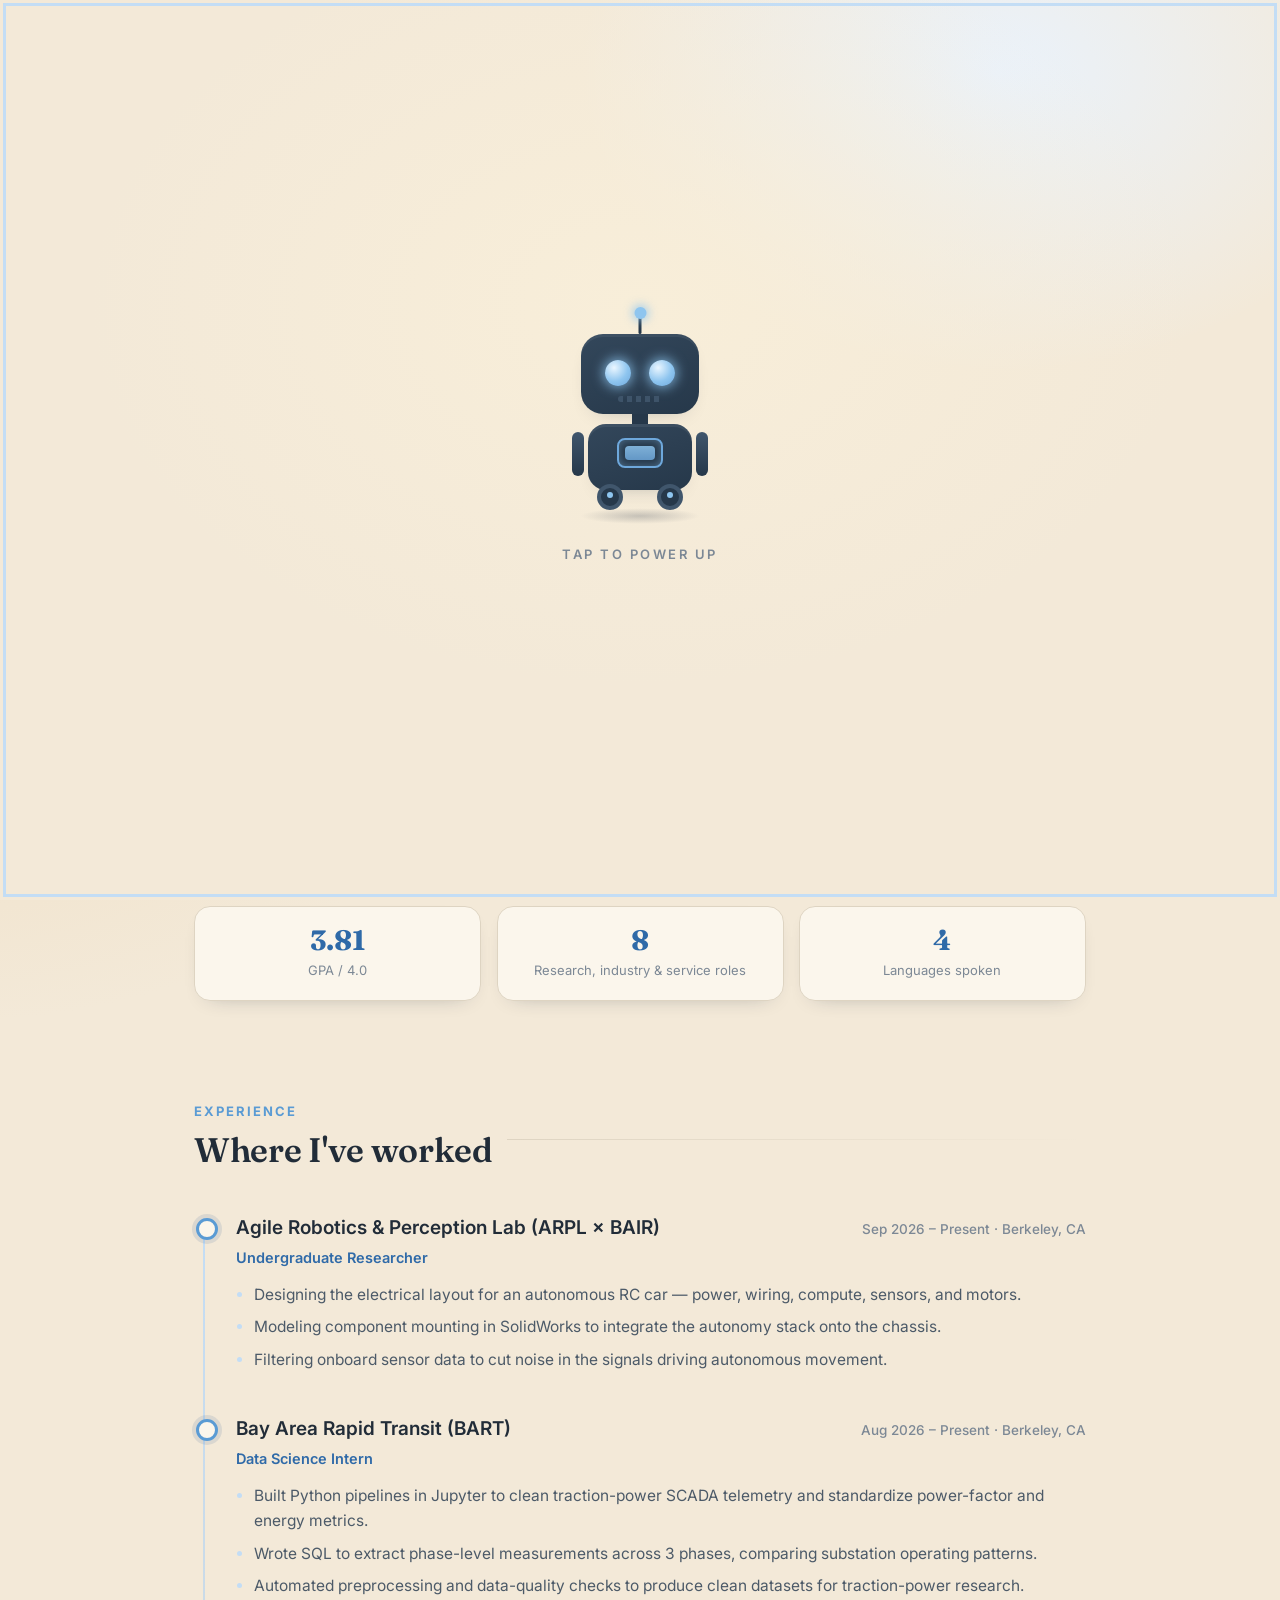
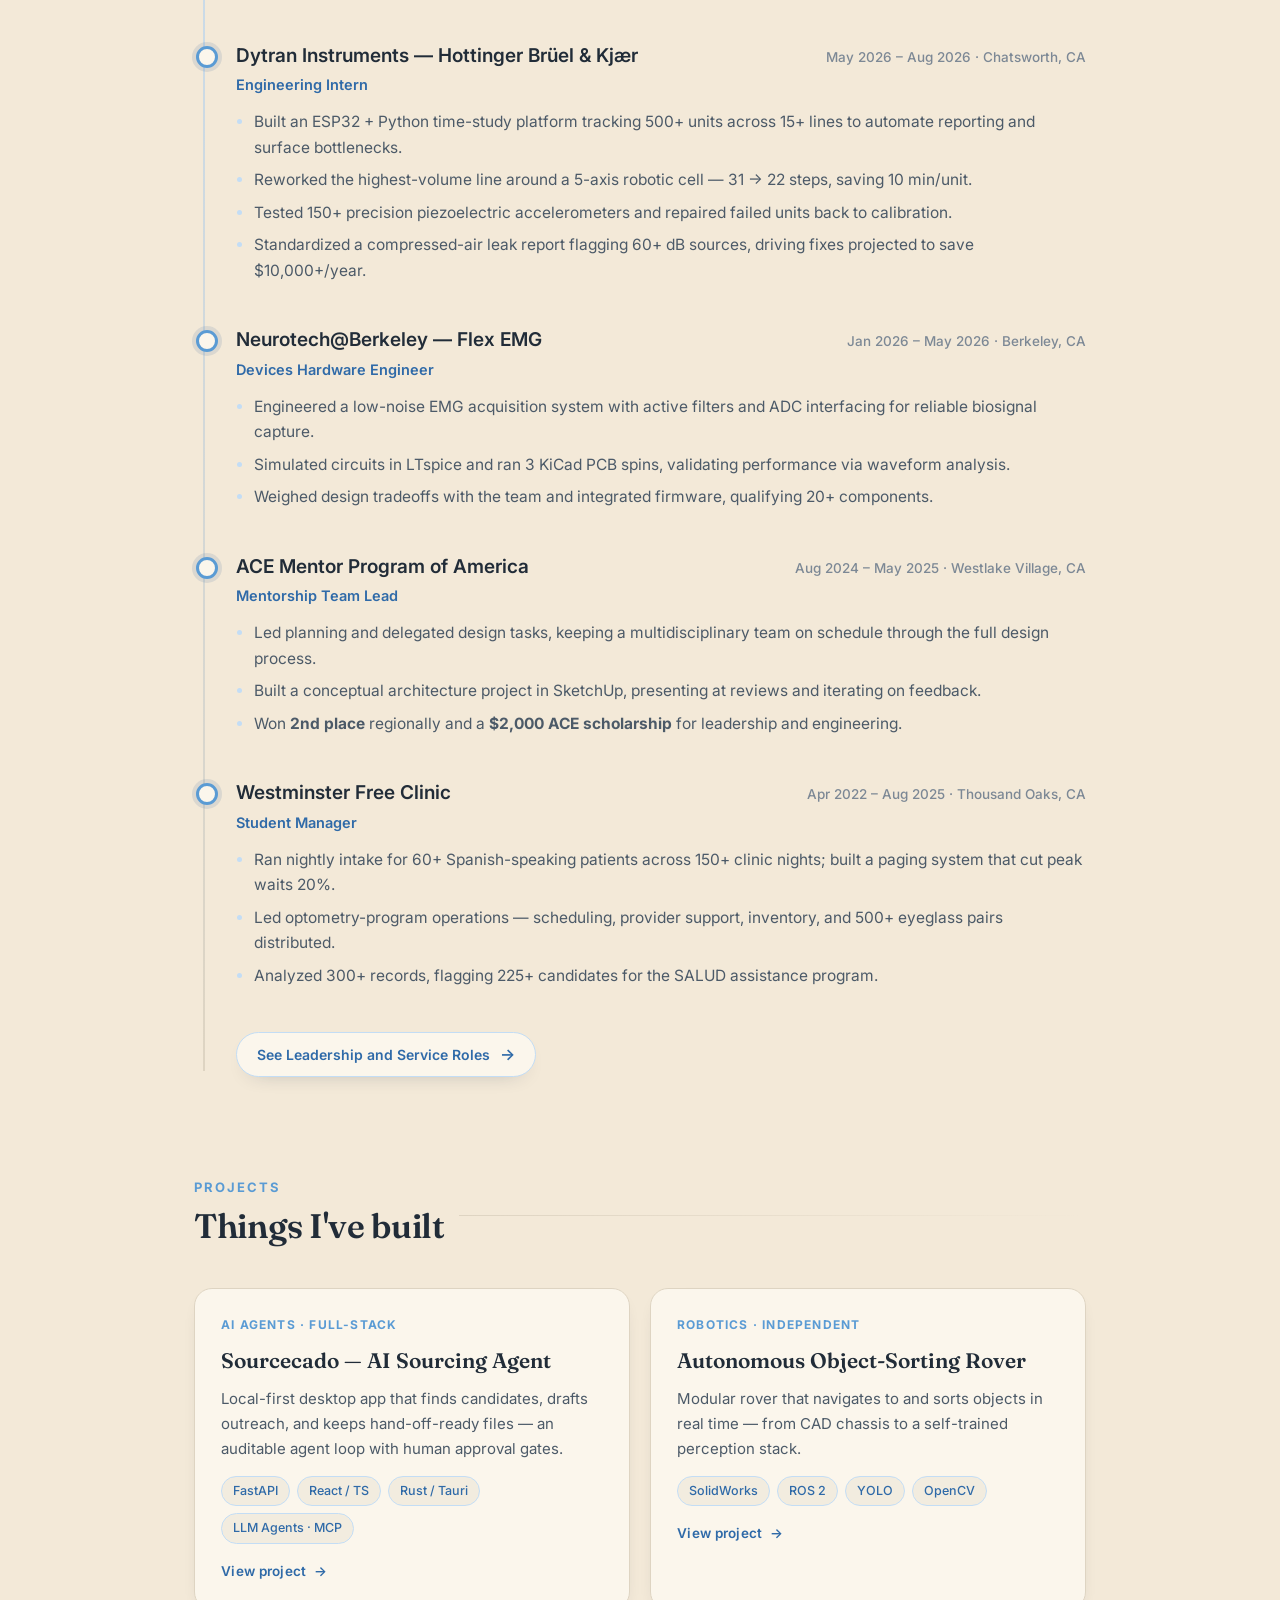
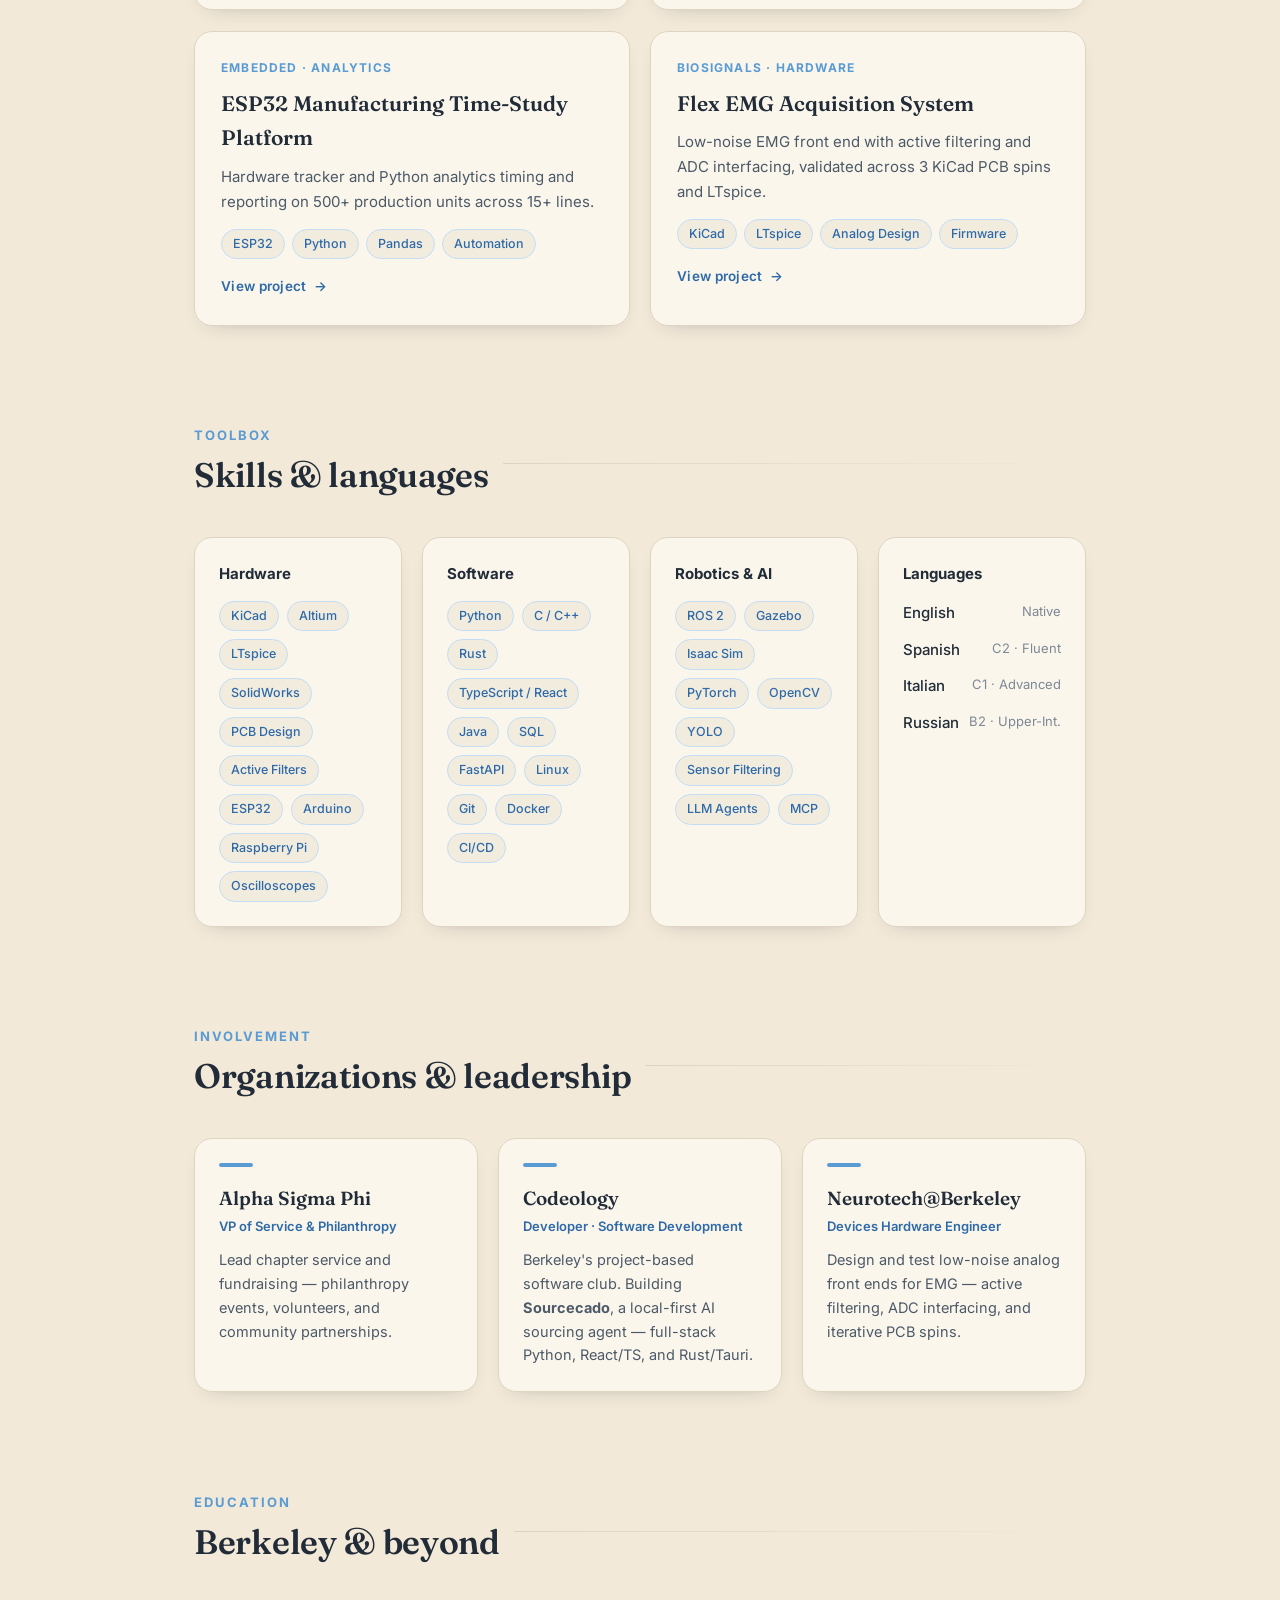
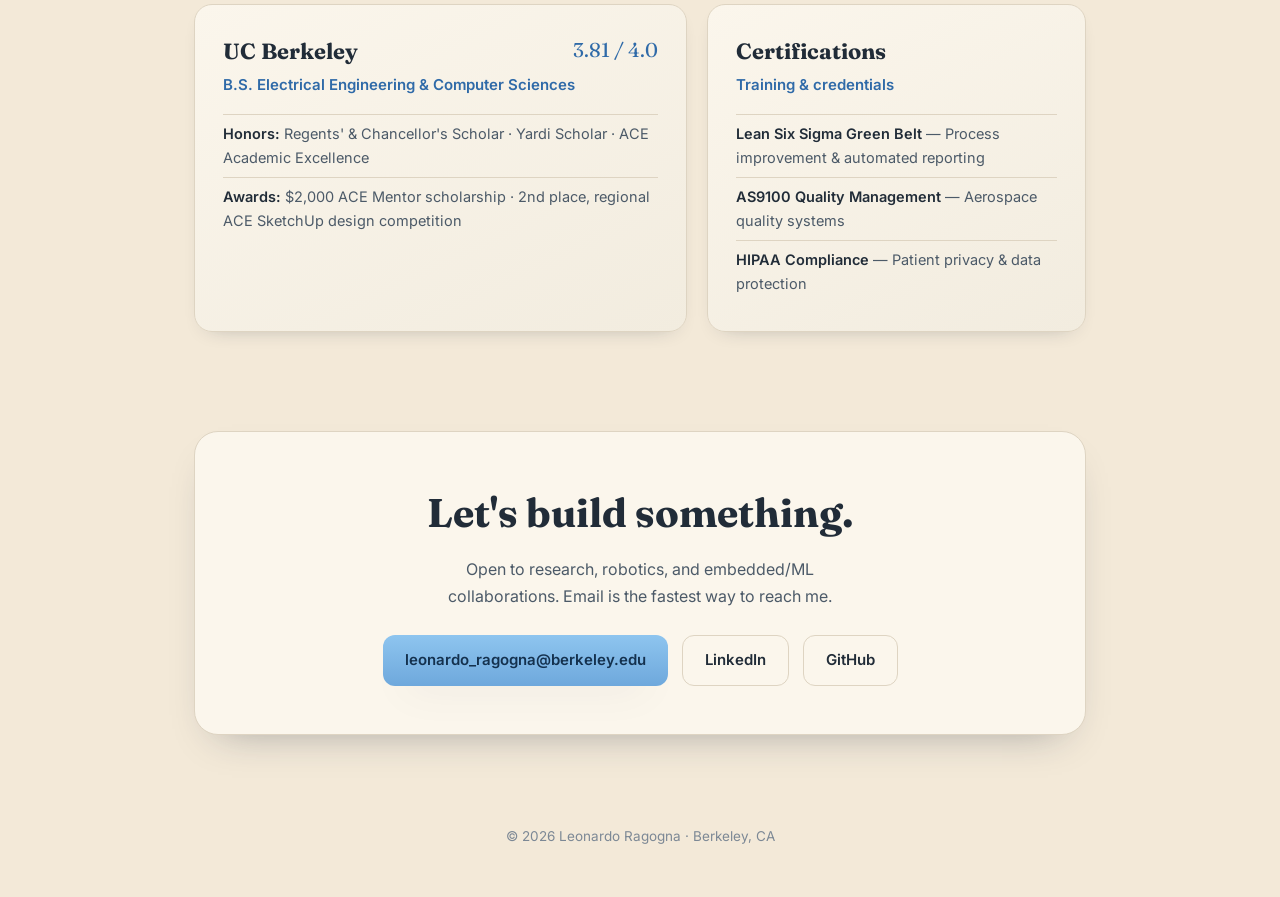
<file: index.html>
<!DOCTYPE html>
<html lang="en">
<head>
  <meta charset="UTF-8" />
  <meta name="viewport" content="width=device-width, initial-scale=1" />
  <title>Leonardo Ragogna</title>
  <meta name="description" content="Leonardo Ragogna — UC Berkeley EECS. Robotics, embedded systems, and machine learning. Incoming researcher at ARPL." />
  <link rel="preconnect" href="https://fonts.googleapis.com" />
  <link rel="preconnect" href="https://fonts.gstatic.com" crossorigin />
  <link href="https://fonts.googleapis.com/css2?family=Fraunces:opsz,wght@9..144,400;9..144,500;9..144,600;9..144,700&family=Inter:wght@400;500;600;700&display=swap" rel="stylesheet" />
  <link rel="stylesheet" href="css/styles.css" />
</head>
<body>

  <noscript><style>.intro{display:none!important;}</style></noscript>

  <!-- Robot boot-up intro -->
  <div class="intro" id="intro" role="button" tabindex="0" aria-label="Tap to enter the site">
    <div class="intro-inner">
      <div class="bot" aria-hidden="true">
        <span class="bot-antenna"><i class="tip"></i></span>
        <div class="bot-head">
          <span class="bot-eye left"></span>
          <span class="bot-eye right"></span>
          <span class="bot-mouth"></span>
        </div>
        <div class="bot-neck"></div>
        <div class="bot-body">
          <span class="bot-arm left"></span>
          <span class="bot-arm right"></span>
          <span class="bot-chest"></span>
        </div>
        <div class="bot-wheels"><span></span><span></span></div>
        <div class="bot-shadow"></div>
      </div>
      <p class="intro-hint">Tap to power up</p>
    </div>
  </div>

  <nav>
    <div class="wrap">
      <div class="brand">Leonardo<span>.</span></div>
      <div class="nav-links">
        <a href="#about">About</a>
        <a href="#experience">Experience</a>
        <a href="#projects">Projects</a>
        <a href="#skills">Skills</a>
        <a href="#organizations">Involvement</a>
        <a href="#contact">Contact</a>
      </div>
    </div>
  </nav>

  <header>
    <div class="wrap hero">
      <div class="hero-text">
        <a class="badge" href="https://arplaboratory.github.io/" target="_blank" rel="noopener"><span class="dot"></span> Undergraduate Researcher @ ARPL × BAIR</a>
        <h1>Leonardo Ragogna</h1>
        <p class="tagline">
          EECS student at UC&nbsp;Berkeley building at the intersection of
          <strong>robotics</strong>, <strong>embedded systems</strong>, and <strong>machine learning</strong>.
        </p>
        <div class="hero-meta">
          <span>He/Him</span>
          <span class="sep">·</span>
          <span>Berkeley &amp; Thousand Oaks, CA</span>
          <span class="sep">·</span>
          <span>Regents' &amp; Chancellor's Scholar</span>
        </div>
        <div class="hero-cta">
          <a class="btn btn-primary" href="#projects">See my work →</a>
          <a class="btn btn-ghost" href="mailto:leonardo_ragogna@berkeley.edu">Get in touch</a>
        </div>
      </div>
      <div class="hero-photo" data-tilt>
        <img src="pics/headshot.png" alt="Leonardo Ragogna" width="1024" height="980" />
      </div>
    </div>
  </header>

  <main class="wrap">

    <!-- ABOUT -->
    <section id="about">
      <div class="section-head">
        <div>
          <div class="kicker">About</div>
          <h2>Hi, I'm Leonardo.</h2>
        </div>
        <div class="rule"></div>
      </div>
      <div class="about">
        I'm an <strong>EECS</strong> student at UC&nbsp;Berkeley and an
        <strong>undergraduate researcher at ARPL&nbsp;×&nbsp;BAIR</strong>, building autonomy hardware for an
        autonomous RC car. My work spans low-noise circuit design, ROS&nbsp;2 robotics, AI agents, and Python
        data pipelines. I like problems where <strong>hardware meets software</strong> — and building things
        that are measured, reliable, and useful.
      </div>
      <div class="facts facts-3">
        <div class="fact" data-tilt>
          <b>3.81</b>
          <span>GPA / 4.0</span>
        </div>
        <div class="fact" data-tilt><b>8</b><span>Research, industry &amp; service roles</span></div>
        <div class="fact" data-tilt><b>4</b><span>Languages spoken</span></div>
      </div>
    </section>

    <!-- EXPERIENCE -->
    <section id="experience">
      <div class="section-head">
        <div>
          <div class="kicker">Experience</div>
          <h2>Where I've worked</h2>
        </div>
        <div class="rule"></div>
      </div>
      <div class="timeline">

        <div class="job">
          <div class="job-top">
            <h3>Agile Robotics &amp; Perception Lab (ARPL × BAIR)</h3>
            <div class="when">Sep 2026 – Present · Berkeley, CA</div>
          </div>
          <div class="role">Undergraduate Researcher</div>
          <ul>
            <li>Designing the electrical layout for an autonomous RC car — power, wiring, compute, sensors, and motors.</li>
            <li>Modeling component mounting in SolidWorks to integrate the autonomy stack onto the chassis.</li>
            <li>Filtering onboard sensor data to cut noise in the signals driving autonomous movement.</li>
          </ul>
        </div>

        <div class="job">
          <div class="job-top">
            <h3>Bay Area Rapid Transit (BART)</h3>
            <div class="when">Aug 2026 – Present · Berkeley, CA</div>
          </div>
          <div class="role">Data Science Intern</div>
          <ul>
            <li>Built Python pipelines in Jupyter to clean traction-power SCADA telemetry and standardize power-factor and energy metrics.</li>
            <li>Wrote SQL to extract phase-level measurements across 3 phases, comparing substation operating patterns.</li>
            <li>Automated preprocessing and data-quality checks to produce clean datasets for traction-power research.</li>
          </ul>
        </div>

        <div class="job">
          <div class="job-top">
            <h3>Dytran Instruments — Hottinger Brüel &amp; Kjær</h3>
            <div class="when">May 2026 – Aug 2026 · Chatsworth, CA</div>
          </div>
          <div class="role">Engineering Intern</div>
          <ul>
            <li>Built an ESP32 + Python time-study platform tracking 500+ units across 15+ lines to automate reporting and surface bottlenecks.</li>
            <li>Reworked the highest-volume line around a 5-axis robotic cell — 31 → 22 steps, saving 10 min/unit.</li>
            <li>Tested 150+ precision piezoelectric accelerometers and repaired failed units back to calibration.</li>
            <li>Standardized a compressed-air leak report flagging 60+ dB sources, driving fixes projected to save $10,000+/year.</li>
          </ul>
        </div>

        <div class="job">
          <div class="job-top">
            <h3>Neurotech@Berkeley — Flex EMG</h3>
            <div class="when">Jan 2026 – May 2026 · Berkeley, CA</div>
          </div>
          <div class="role">Devices Hardware Engineer</div>
          <ul>
            <li>Engineered a low-noise EMG acquisition system with active filters and ADC interfacing for reliable biosignal capture.</li>
            <li>Simulated circuits in LTspice and ran 3 KiCad PCB spins, validating performance via waveform analysis.</li>
            <li>Weighed design tradeoffs with the team and integrated firmware, qualifying 20+ components.</li>
          </ul>
        </div>

        <div class="job">
          <div class="job-top">
            <h3>ACE Mentor Program of America</h3>
            <div class="when">Aug 2024 – May 2025 · Westlake Village, CA</div>
          </div>
          <div class="role">Mentorship Team Lead</div>
          <ul>
            <li>Led planning and delegated design tasks, keeping a multidisciplinary team on schedule through the full design process.</li>
            <li>Built a conceptual architecture project in SketchUp, presenting at reviews and iterating on feedback.</li>
            <li>Won <b>2nd place</b> regionally and a <b>$2,000 ACE scholarship</b> for leadership and engineering.</li>
          </ul>
        </div>

        <div class="job">
          <div class="job-top">
            <h3>Westminster Free Clinic</h3>
            <div class="when">Apr 2022 – Aug 2025 · Thousand Oaks, CA</div>
          </div>
          <div class="role">Student Manager</div>
          <ul>
            <li>Ran nightly intake for 60+ Spanish-speaking patients across 150+ clinic nights; built a paging system that cut peak waits 20%.</li>
            <li>Led optometry-program operations — scheduling, provider support, inventory, and 500+ eyeglass pairs distributed.</li>
            <li>Analyzed 300+ records, flagging 225+ candidates for the SALUD assistance program.</li>
          </ul>
        </div>

        <!-- Link to leadership & service roles page -->
        <a class="more-exp" href="leadership.html">
          <span class="more-exp-label">See Leadership and Service Roles</span>
          <span class="more-exp-ic" aria-hidden="true">→</span>
        </a>

      </div>
    </section>

    <!-- PROJECTS -->
    <section id="projects">
      <div class="section-head">
        <div>
          <div class="kicker">Projects</div>
          <h2>Things I've built</h2>
        </div>
        <div class="rule"></div>
      </div>
      <div class="cards">
        <a class="card" data-tilt href="projects/sourcecado.html">
          <span class="card-glare" aria-hidden="true"></span>
          <div class="card-inner">
            <div class="tag">AI Agents · Full-Stack</div>
            <h3>Sourcecado — AI Sourcing Agent</h3>
            <p>Local-first desktop app that finds candidates, drafts outreach, and keeps hand-off-ready files — an auditable agent loop with human approval gates.</p>
            <div class="chips">
              <span class="chip">FastAPI</span>
              <span class="chip">React / TS</span>
              <span class="chip">Rust / Tauri</span>
              <span class="chip">LLM Agents · MCP</span>
            </div>
            <span class="card-cta">View project <span class="arrow">→</span></span>
          </div>
        </a>
        <a class="card" data-tilt href="projects/autonomous-sorting-rover.html">
          <span class="card-glare" aria-hidden="true"></span>
          <div class="card-inner">
            <div class="tag">Robotics · Independent</div>
            <h3>Autonomous Object-Sorting Rover</h3>
            <p>Modular rover that navigates to and sorts objects in real time — from CAD chassis to a self-trained perception stack.</p>
            <div class="chips">
              <span class="chip">SolidWorks</span>
              <span class="chip">ROS 2</span>
              <span class="chip">YOLO</span>
              <span class="chip">OpenCV</span>
            </div>
            <span class="card-cta">View project <span class="arrow">→</span></span>
          </div>
        </a>
        <a class="card" data-tilt href="projects/esp32-time-study.html">
          <span class="card-glare" aria-hidden="true"></span>
          <div class="card-inner">
            <div class="tag">Embedded · Analytics</div>
            <h3>ESP32 Manufacturing Time-Study Platform</h3>
            <p>Hardware tracker and Python analytics timing and reporting on 500+ production units across 15+ lines.</p>
            <div class="chips">
              <span class="chip">ESP32</span>
              <span class="chip">Python</span>
              <span class="chip">Pandas</span>
              <span class="chip">Automation</span>
            </div>
            <span class="card-cta">View project <span class="arrow">→</span></span>
          </div>
        </a>
        <a class="card" data-tilt href="projects/flex-emg.html">
          <span class="card-glare" aria-hidden="true"></span>
          <div class="card-inner">
            <div class="tag">Biosignals · Hardware</div>
            <h3>Flex EMG Acquisition System</h3>
            <p>Low-noise EMG front end with active filtering and ADC interfacing, validated across 3 KiCad PCB spins and LTspice.</p>
            <div class="chips">
              <span class="chip">KiCad</span>
              <span class="chip">LTspice</span>
              <span class="chip">Analog Design</span>
              <span class="chip">Firmware</span>
            </div>
            <span class="card-cta">View project <span class="arrow">→</span></span>
          </div>
        </a>
      </div>
    </section>

    <!-- SKILLS -->
    <section id="skills">
      <div class="section-head">
        <div>
          <div class="kicker">Toolbox</div>
          <h2>Skills &amp; languages</h2>
        </div>
        <div class="rule"></div>
      </div>
      <div class="skill-grid">
        <div class="skill-col" data-tilt>
          <h4>Hardware</h4>
          <div class="chips">
            <span class="chip">KiCad</span>
            <span class="chip">Altium</span>
            <span class="chip">LTspice</span>
            <span class="chip">SolidWorks</span>
            <span class="chip">PCB Design</span>
            <span class="chip">Active Filters</span>
            <span class="chip">ESP32</span>
            <span class="chip">Arduino</span>
            <span class="chip">Raspberry Pi</span>
            <span class="chip">Oscilloscopes</span>
          </div>
        </div>
        <div class="skill-col" data-tilt>
          <h4>Software</h4>
          <div class="chips">
            <span class="chip">Python</span>
            <span class="chip">C / C++</span>
            <span class="chip">Rust</span>
            <span class="chip">TypeScript / React</span>
            <span class="chip">Java</span>
            <span class="chip">SQL</span>
            <span class="chip">FastAPI</span>
            <span class="chip">Linux</span>
            <span class="chip">Git</span>
            <span class="chip">Docker</span>
            <span class="chip">CI/CD</span>
          </div>
        </div>
        <div class="skill-col" data-tilt>
          <h4>Robotics &amp; AI</h4>
          <div class="chips">
            <span class="chip">ROS 2</span>
            <span class="chip">Gazebo</span>
            <span class="chip">Isaac Sim</span>
            <span class="chip">PyTorch</span>
            <span class="chip">OpenCV</span>
            <span class="chip">YOLO</span>
            <span class="chip">Sensor Filtering</span>
            <span class="chip">LLM Agents</span>
            <span class="chip">MCP</span>
          </div>
        </div>
        <div class="skill-col" data-tilt>
          <h4>Languages</h4>
          <div class="langs">
            <div class="lang-row"><span>English</span><span>Native</span></div>
            <div class="lang-row"><span>Spanish</span><span>C2 · Fluent</span></div>
            <div class="lang-row"><span>Italian</span><span>C1 · Advanced</span></div>
            <div class="lang-row"><span>Russian</span><span>B2 · Upper-Int.</span></div>
          </div>
        </div>
      </div>
    </section>

    <!-- ORGANIZATIONS -->
    <section id="organizations">
      <div class="section-head">
        <div>
          <div class="kicker">Involvement</div>
          <h2>Organizations &amp; leadership</h2>
        </div>
        <div class="rule"></div>
      </div>
      <div class="orgs">
        <div class="org-card" data-tilt>
          <div class="org-ic"></div>
          <h3>Alpha Sigma Phi</h3>
          <div class="org-role">VP of Service &amp; Philanthropy</div>
          <p>Lead chapter service and fundraising — philanthropy events, volunteers, and community partnerships.</p>
        </div>
        <div class="org-card" data-tilt>
          <div class="org-ic"></div>
          <h3>Codeology</h3>
          <div class="org-role">Developer · Software Development</div>
          <p>Berkeley's project-based software club. Building <strong>Sourcecado</strong>, a local-first AI sourcing agent — full-stack Python, React/TS, and Rust/Tauri.</p>
        </div>
        <div class="org-card" data-tilt>
          <div class="org-ic"></div>
          <h3>Neurotech@Berkeley</h3>
          <div class="org-role">Devices Hardware Engineer</div>
          <p>Design and test low-noise analog front ends for EMG — active filtering, ADC interfacing, and iterative PCB spins.</p>
        </div>
      </div>
    </section>

    <!-- EDUCATION -->
    <section id="education">
      <div class="section-head">
        <div>
          <div class="kicker">Education</div>
          <h2>Berkeley &amp; beyond</h2>
        </div>
        <div class="rule"></div>
      </div>
      <div class="edu">
        <div class="edu-card" data-tilt>
          <span class="gpa">3.81 / 4.0</span>
          <h3>UC Berkeley</h3>
          <div class="sub">B.S. Electrical Engineering &amp; Computer Sciences</div>
          <ul class="award-list">
            <li><b>Honors:</b> Regents' &amp; Chancellor's Scholar · Yardi Scholar · ACE Academic Excellence</li>
            <li><b>Awards:</b> $2,000 ACE Mentor scholarship · 2nd place, regional ACE SketchUp design competition</li>
          </ul>
        </div>
        <div class="edu-card" data-tilt>
          <h3>Certifications</h3>
          <div class="sub">Training &amp; credentials</div>
          <ul class="award-list">
            <li><b>Lean Six Sigma Green Belt</b> — Process improvement &amp; automated reporting</li>
            <li><b>AS9100 Quality Management</b> — Aerospace quality systems</li>
            <li><b>HIPAA Compliance</b> — Patient privacy &amp; data protection</li>
          </ul>
        </div>
      </div>
    </section>

    <!-- CONTACT -->
    <section id="contact">
      <div class="contact">
        <h2>Let's build something.</h2>
        <p>Open to research, robotics, and embedded/ML collaborations. Email is the fastest way to reach me.</p>
        <div class="contact-links">
          <a class="btn btn-primary" href="mailto:leonardo_ragogna@berkeley.edu">leonardo_ragogna@berkeley.edu</a>
          <a class="btn btn-ghost" href="https://www.linkedin.com/in/leonardo-ragogna/" target="_blank" rel="noopener">LinkedIn</a>
          <a class="btn btn-ghost" href="https://github.com/LRagogna" target="_blank" rel="noopener">GitHub</a>
        </div>
      </div>
    </section>

  </main>

  <footer>
    © 2026 Leonardo Ragogna · Berkeley, CA
  </footer>

  <script src="js/cursor.js"></script>
  <script src="js/main.js"></script>

</body>
</html>
</file>
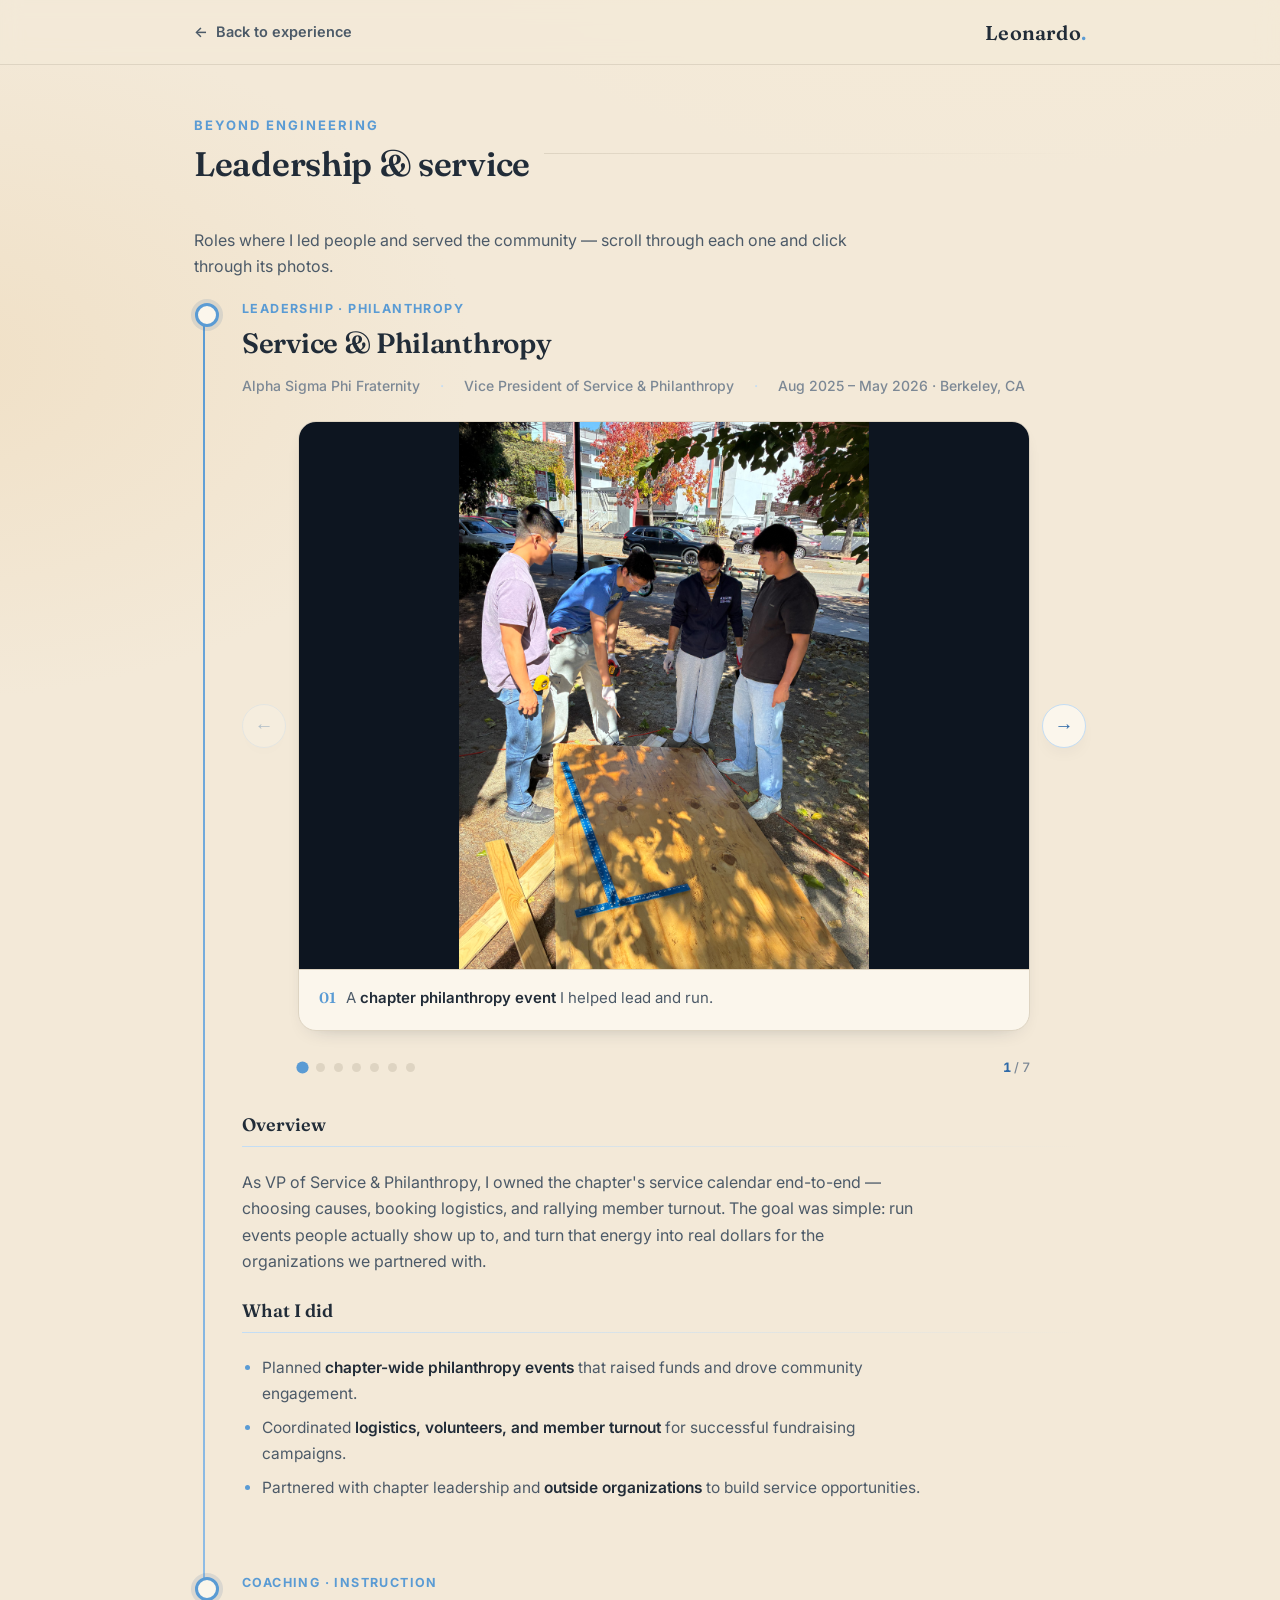
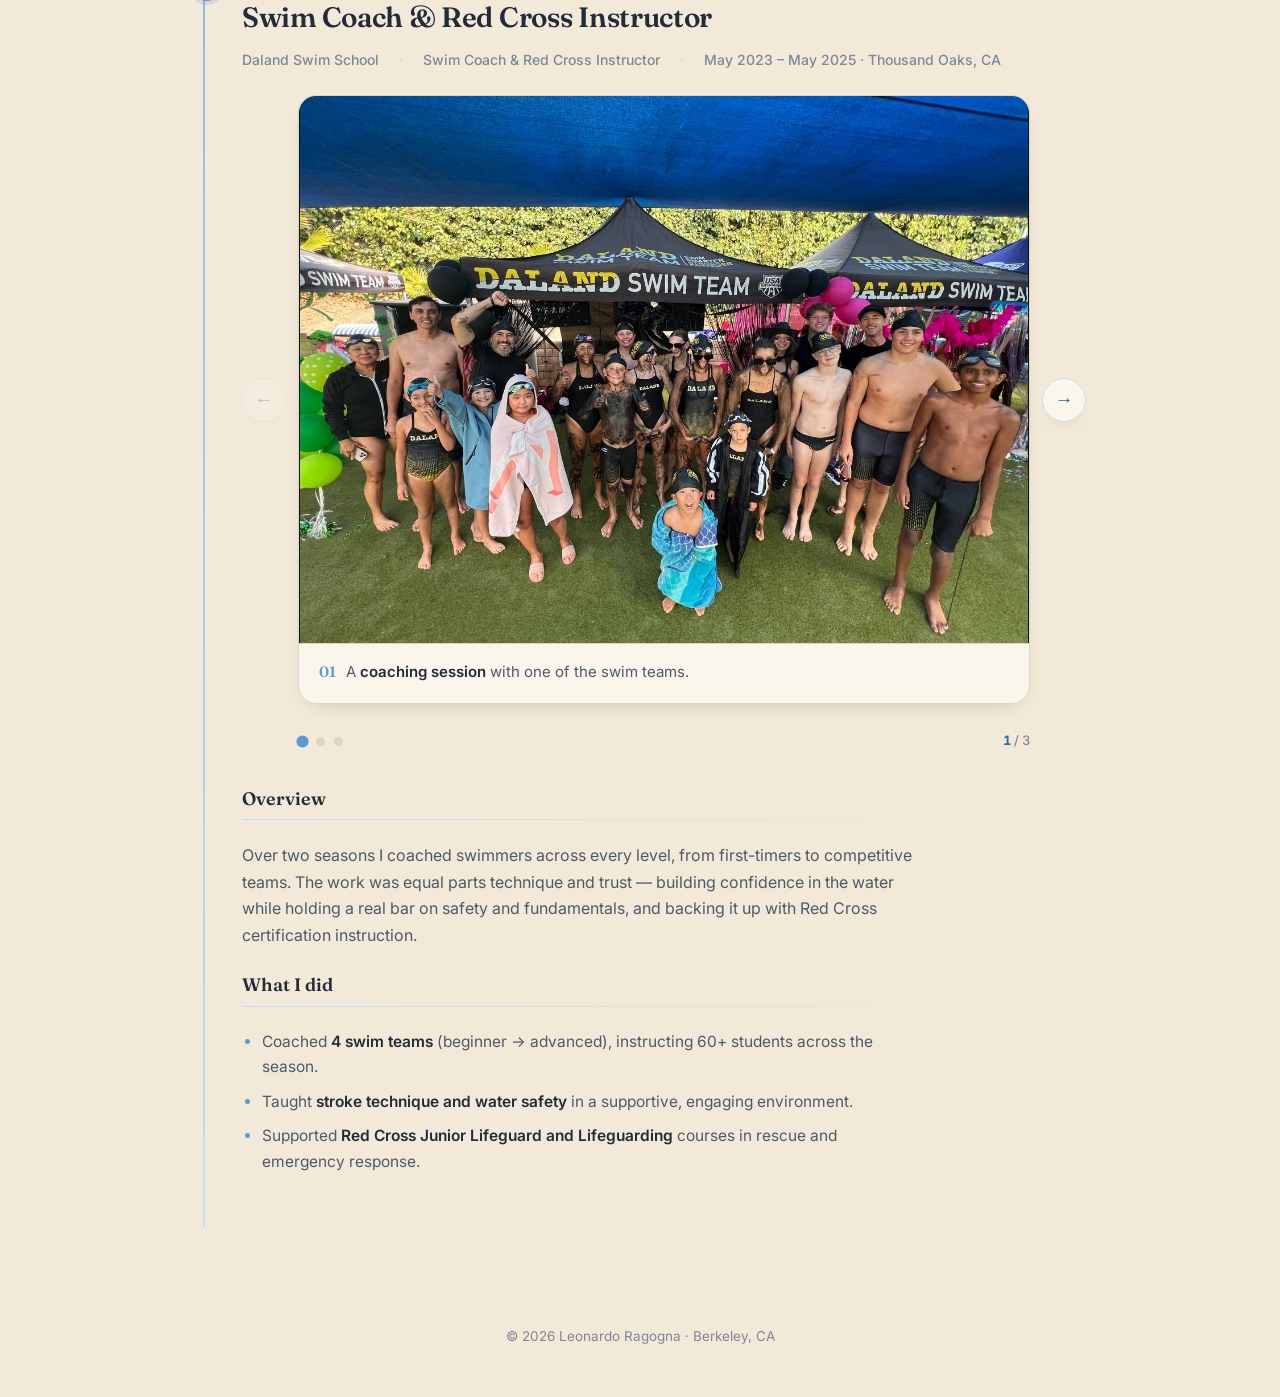
<file: leadership.html>
<!DOCTYPE html>
<html lang="en">
<head>
  <meta charset="UTF-8" />
  <meta name="viewport" content="width=device-width, initial-scale=1" />
  <title>Leadership &amp; Service · Leonardo Ragogna</title>
  <meta name="description" content="Leadership and service roles — Alpha Sigma Phi service &amp; philanthropy and Daland Swim School coaching and Red Cross instruction, with a click-through gallery for each role." />
  <link rel="preconnect" href="https://fonts.googleapis.com" />
  <link rel="preconnect" href="https://fonts.gstatic.com" crossorigin />
  <link href="https://fonts.googleapis.com/css2?family=Fraunces:opsz,wght@9..144,400;9..144,500;9..144,600;9..144,700&family=Inter:wght@400;500;600;700&display=swap" rel="stylesheet" />
  <link rel="stylesheet" href="css/styles.css" />
  <link rel="stylesheet" href="css/project.css" />
</head>
<body>

  <nav class="proj-nav">
    <div class="wrap">
      <a class="back-link" href="index.html#experience"><span class="arrow">←</span> Back to experience</a>
      <div class="brand">Leonardo<span>.</span></div>
    </div>
  </nav>

  <main class="wrap">

    <section id="leadership">
      <div class="section-head">
        <div>
          <div class="kicker">Beyond engineering</div>
          <h2>Leadership &amp; service</h2>
        </div>
        <div class="rule"></div>
      </div>
      <p class="gintro">Roles where I led people and served the community — scroll through each one and click through its photos.</p>

      <div class="lead-timeline proj-body">

        <!-- ========== Alpha Sigma Phi ========== -->
        <article class="lead-role">
          <div class="tag">Leadership · Philanthropy</div>
          <h2 class="lead-title">Service &amp; Philanthropy</h2>
          <div class="proj-meta">
            <span>Alpha Sigma Phi Fraternity</span>
            <span class="sep">·</span>
            <span>Vice President of Service &amp; Philanthropy</span>
            <span class="sep">·</span>
            <span>Aug 2025 – May 2026 · Berkeley, CA</span>
          </div>

          <section class="proj-gallery">
            <div class="gallery" data-gallery>
              <button class="gbtn gprev" aria-label="Previous slide">←</button>
              <div class="gviewport">
                <div class="gtrack">
                  <figure class="gslide">
                    <div class="gmedia">
                      <img src="pics/philo/IMG_0532.jpeg" alt="Alpha Sigma Phi chapter philanthropy event" loading="eager" fetchpriority="high" />
                    </div>
                    <figcaption><span class="gcap-k">01</span>A <strong>chapter philanthropy event</strong> I helped lead and run.</figcaption>
                  </figure>
                  <figure class="gslide">
                    <div class="gmedia">
                      <img src="pics/philo/IMG_0537.jpeg" alt="Members at a chapter service event" loading="lazy" />
                    </div>
                    <figcaption><span class="gcap-k">02</span>Rallying <strong>member turnout</strong> for the cause.</figcaption>
                  </figure>
                  <figure class="gslide">
                    <div class="gmedia">
                      <img src="pics/philo/IMG_2381.jpeg" alt="Philanthropy fundraising activity" loading="lazy" />
                    </div>
                    <figcaption><span class="gcap-k">03</span><strong>Fundraising</strong> in action at a chapter event.</figcaption>
                  </figure>
                  <figure class="gslide">
                    <div class="gmedia">
                      <img src="pics/philo/IMG_3466.jpeg" alt="Volunteer coordination at a service event" loading="lazy" />
                    </div>
                    <figcaption><span class="gcap-k">04</span>Event <strong>planning &amp; volunteer coordination</strong>.</figcaption>
                  </figure>
                  <figure class="gslide">
                    <div class="gmedia">
                      <img src="pics/philo/IMG_5888.jpeg" alt="Chapter members at a service and philanthropy event" loading="lazy" />
                    </div>
                    <figcaption><span class="gcap-k">05</span>Members coming together for a <strong>chapter service event</strong>.</figcaption>
                  </figure>
                  <figure class="gslide">
                    <div class="gmedia">
                      <img src="pics/philo/IMG_5900.jpeg" alt="Community partnership during a philanthropy event" loading="lazy" />
                    </div>
                    <figcaption><span class="gcap-k">06</span>Building <strong>community partnerships</strong> through service.</figcaption>
                  </figure>
                  <figure class="gslide">
                    <div class="gmedia">
                      <img src="pics/philo/IMG_6096.jpeg" alt="Chapter service and philanthropy highlight" loading="lazy" />
                    </div>
                    <figcaption><span class="gcap-k">07</span>A highlight from the chapter's <strong>service calendar</strong>.</figcaption>
                  </figure>
                </div>
              </div>
              <button class="gbtn gnext" aria-label="Next slide">→</button>
              <div class="gfoot">
                <div class="gdots"></div>
                <div class="gcount"><span class="gnow">1</span> / <span class="gtotal">7</span></div>
              </div>
            </div>
          </section>

          <h3>Overview</h3>
          <div class="sect-rule"></div>
          <p>
            As VP of Service &amp; Philanthropy, I owned the chapter's service calendar end-to-end — choosing
            causes, booking logistics, and rallying member turnout. The goal was simple: run events people
            actually show up to, and turn that energy into real dollars for the organizations we partnered with.
          </p>

          <h3>What I did</h3>
          <div class="sect-rule"></div>
          <ul class="proj-list">
            <li>Planned <strong>chapter-wide philanthropy events</strong> that raised funds and drove community engagement.</li>
            <li>Coordinated <strong>logistics, volunteers, and member turnout</strong> for successful fundraising campaigns.</li>
            <li>Partnered with chapter leadership and <strong>outside organizations</strong> to build service opportunities.</li>
          </ul>
        </article>

        <!-- ========== Daland Swim School ========== -->
        <article class="lead-role">
          <div class="tag">Coaching · Instruction</div>
          <h2 class="lead-title">Swim Coach &amp; Red Cross Instructor</h2>
          <div class="proj-meta">
            <span>Daland Swim School</span>
            <span class="sep">·</span>
            <span>Swim Coach &amp; Red Cross Instructor</span>
            <span class="sep">·</span>
            <span>May 2023 – May 2025 · Thousand Oaks, CA</span>
          </div>

          <section class="proj-gallery">
            <div class="gallery" data-gallery>
              <button class="gbtn gprev" aria-label="Previous slide">←</button>
              <div class="gviewport">
                <div class="gtrack">
                  <figure class="gslide">
                    <div class="gmedia">
                      <img src="pics/swim_coach/IMG_3119.JPG" alt="Coaching session with a swim team at Daland Swim School" loading="eager" fetchpriority="high" />
                    </div>
                    <figcaption><span class="gcap-k">01</span>A <strong>coaching session</strong> with one of the swim teams.</figcaption>
                  </figure>
                  <figure class="gslide">
                    <div class="gmedia">
                      <img src="pics/swim_coach/IMG_3490.jpeg" alt="Teaching stroke technique and water safety" loading="lazy" />
                    </div>
                    <figcaption><span class="gcap-k">02</span><strong>Stroke technique &amp; water safety</strong> instruction.</figcaption>
                  </figure>
                  <figure class="gslide">
                    <div class="gmedia">
                      <img src="pics/swim_coach/IMG_9201.jpeg" alt="Poolside coaching and Red Cross instruction" loading="lazy" />
                    </div>
                    <figcaption><span class="gcap-k">03</span>Poolside coaching and <strong>Red Cross instruction</strong>.</figcaption>
                  </figure>
                </div>
              </div>
              <button class="gbtn gnext" aria-label="Next slide">→</button>
              <div class="gfoot">
                <div class="gdots"></div>
                <div class="gcount"><span class="gnow">1</span> / <span class="gtotal">3</span></div>
              </div>
            </div>
          </section>

          <h3>Overview</h3>
          <div class="sect-rule"></div>
          <p>
            Over two seasons I coached swimmers across every level, from first-timers to competitive teams. The
            work was equal parts technique and trust — building confidence in the water while holding a real bar
            on safety and fundamentals, and backing it up with Red Cross certification instruction.
          </p>

          <h3>What I did</h3>
          <div class="sect-rule"></div>
          <ul class="proj-list">
            <li>Coached <strong>4 swim teams</strong> (beginner → advanced), instructing 60+ students across the season.</li>
            <li>Taught <strong>stroke technique and water safety</strong> in a supportive, engaging environment.</li>
            <li>Supported <strong>Red Cross Junior Lifeguard and Lifeguarding</strong> courses in rescue and emergency response.</li>
          </ul>
        </article>

      </div>
    </section>

  </main>

  <footer>
    © 2026 Leonardo Ragogna · Berkeley, CA
  </footer>

  <script src="js/cursor.js"></script>
  <script src="js/gallery.js"></script>

</body>
</html>
</file>
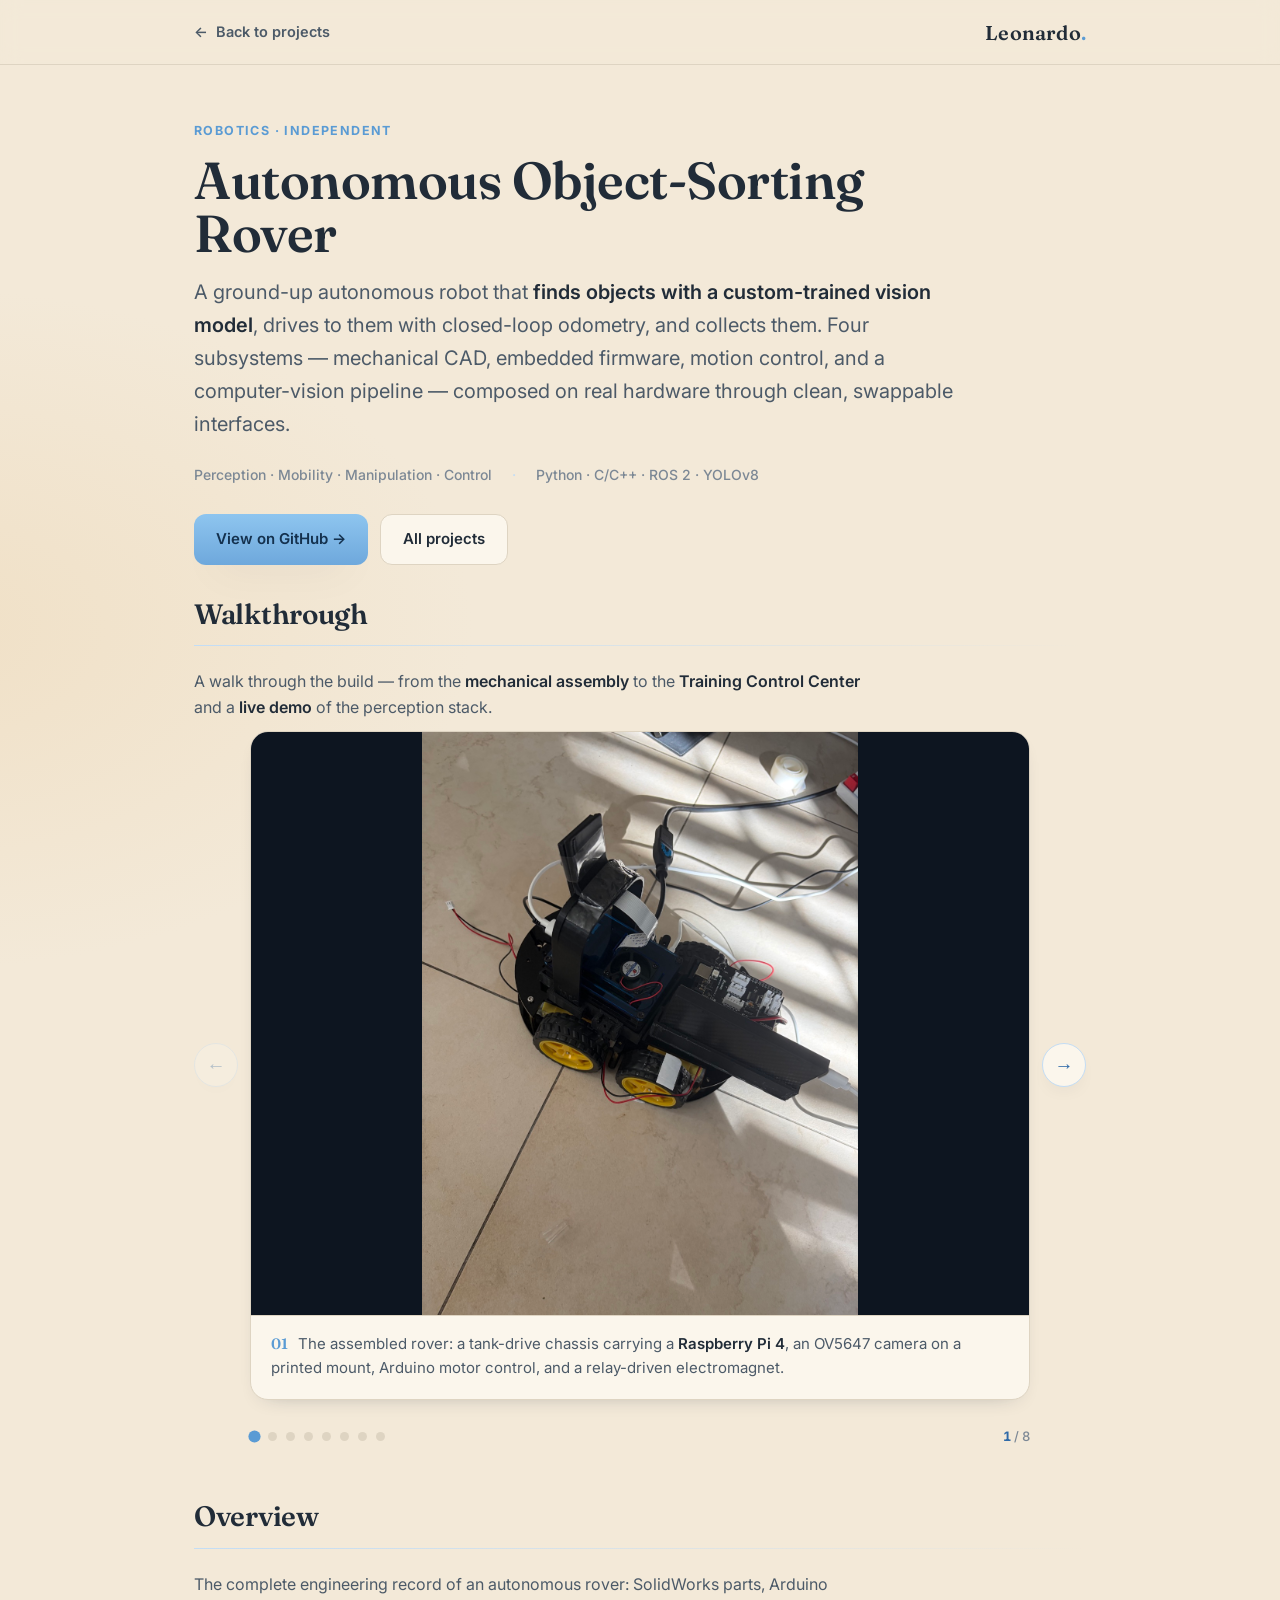
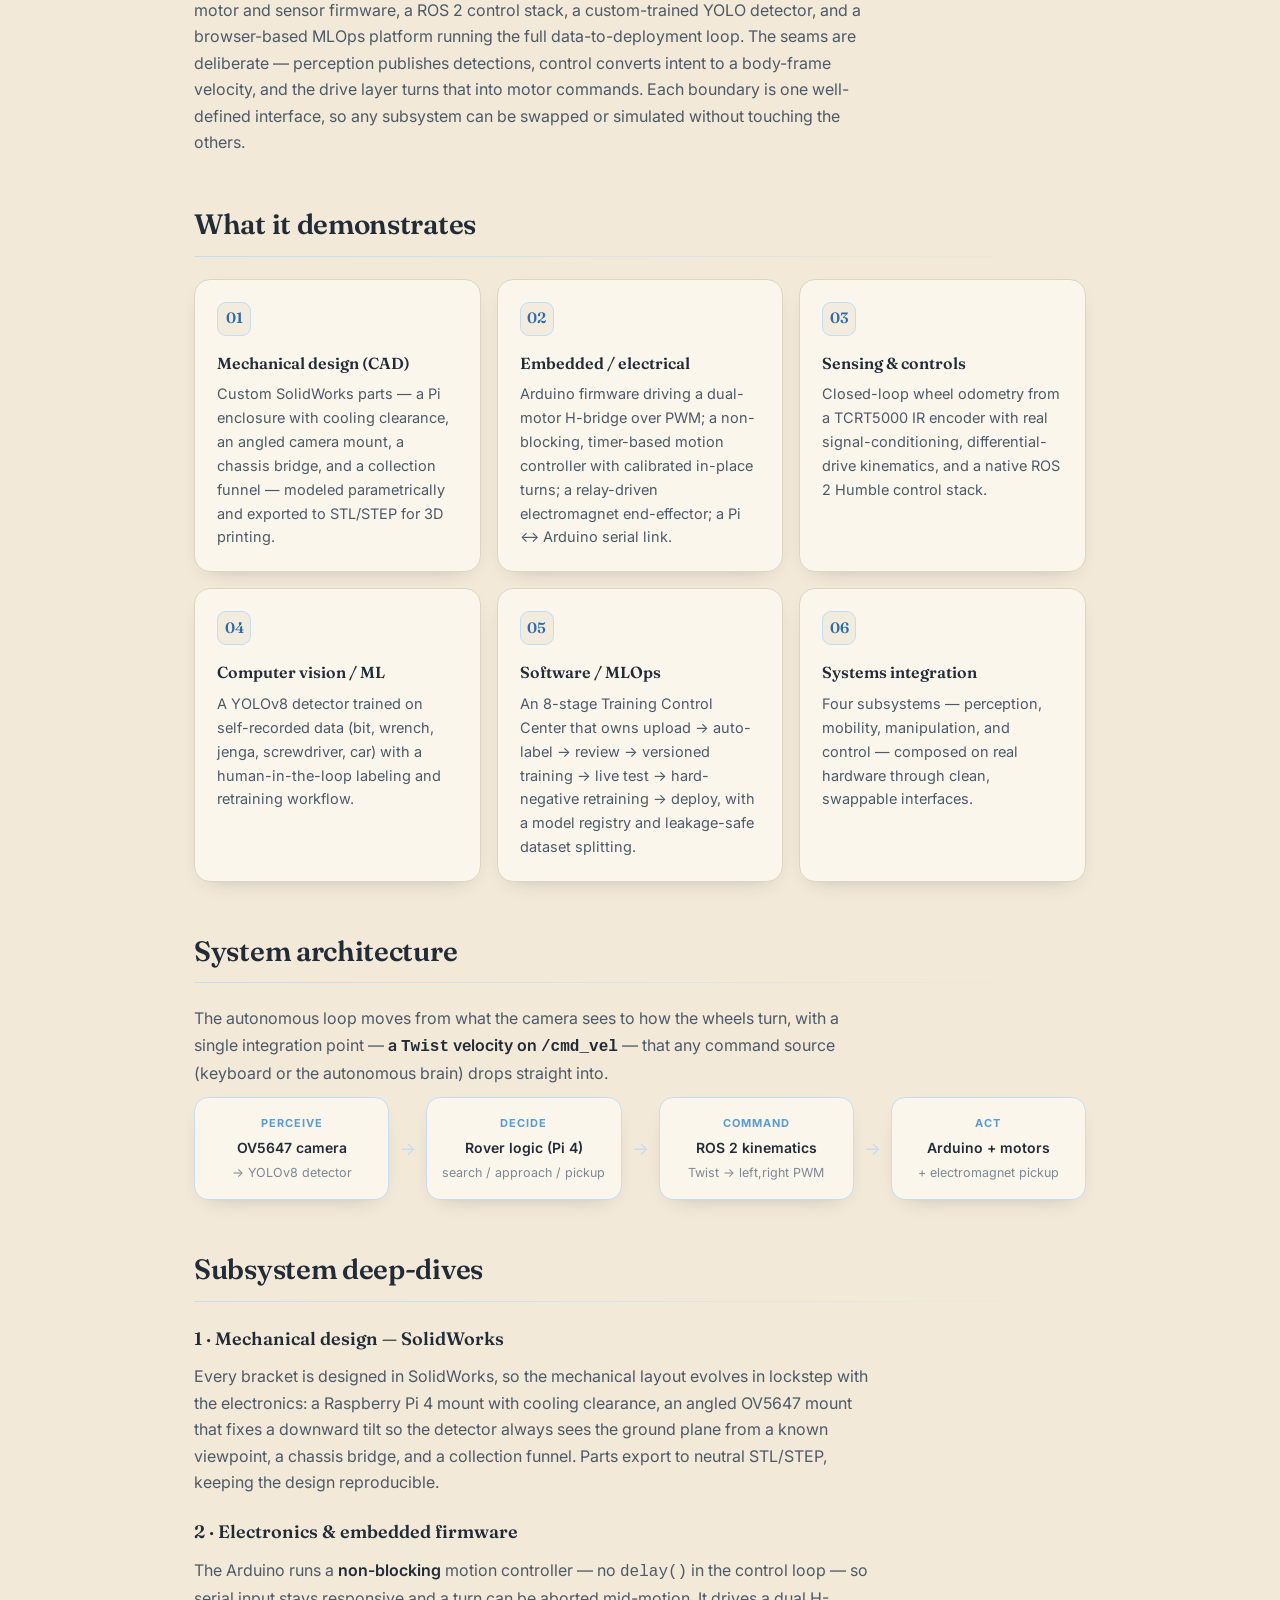
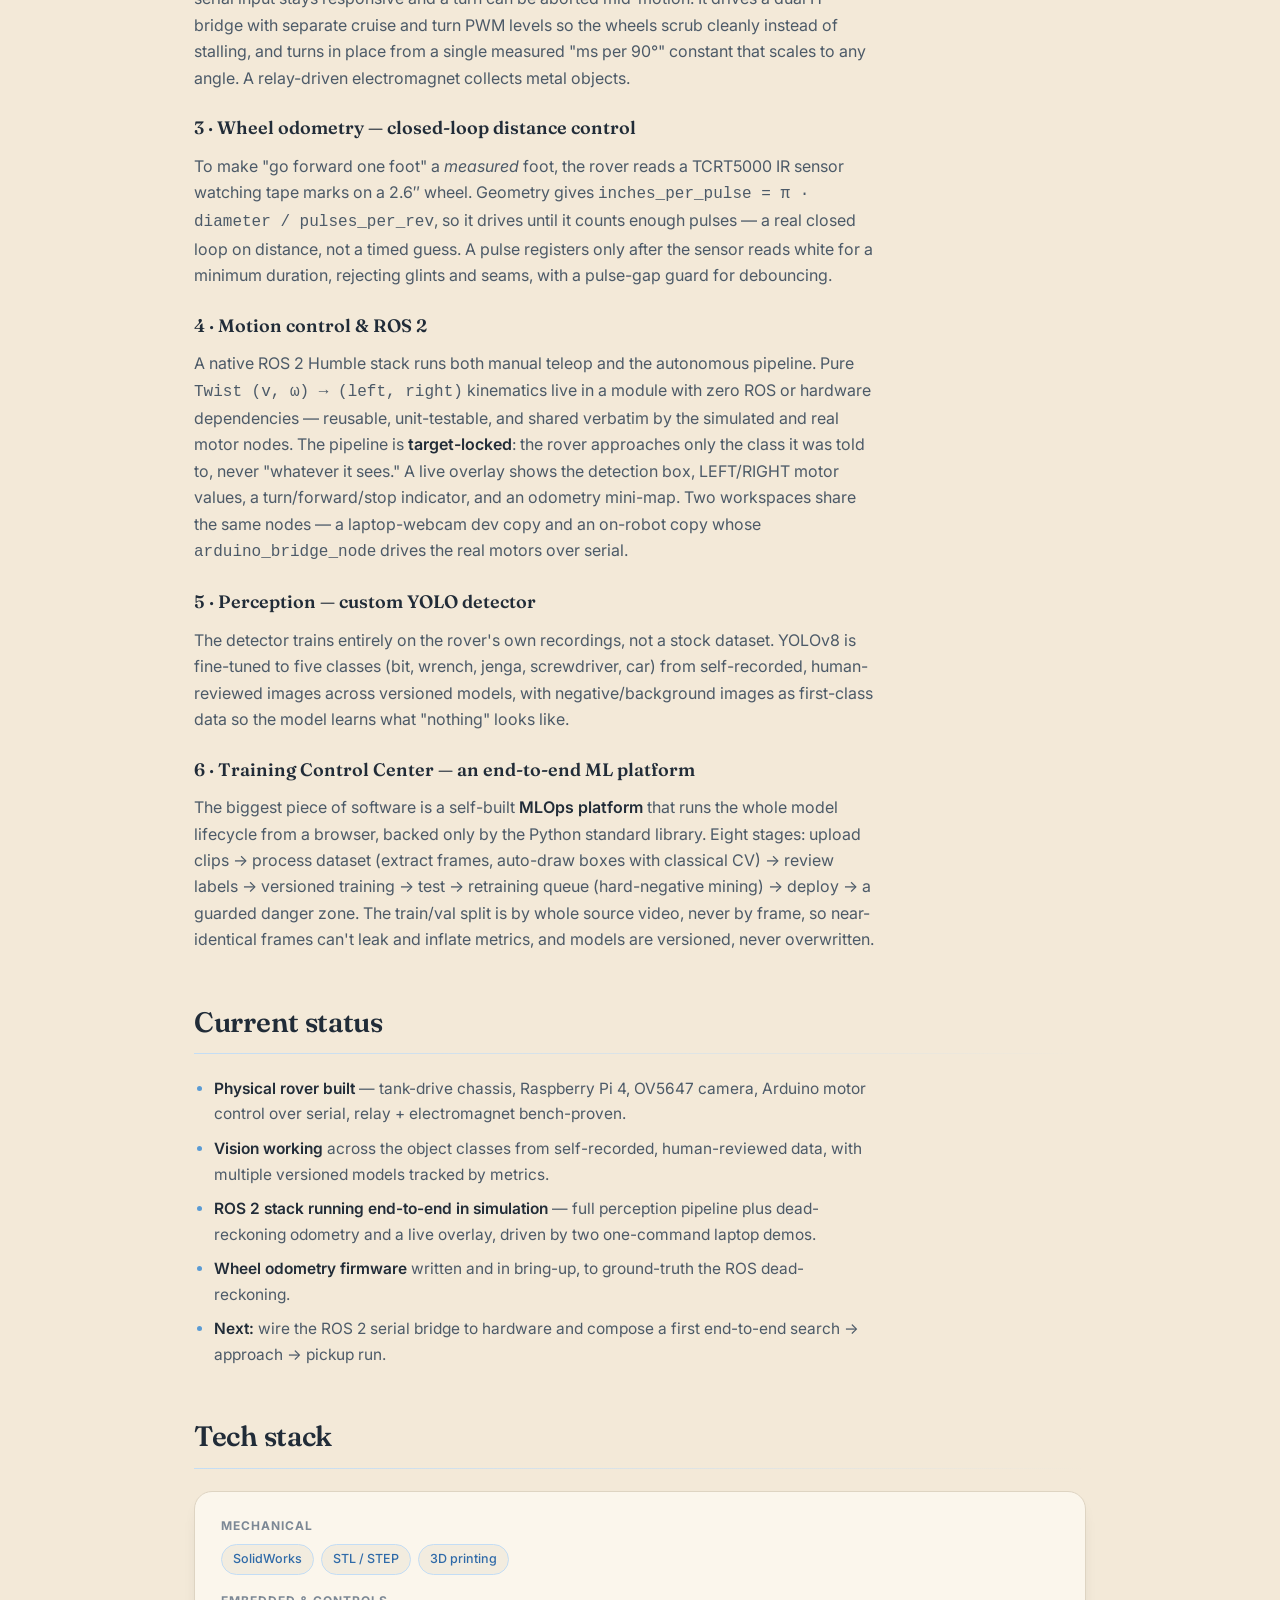
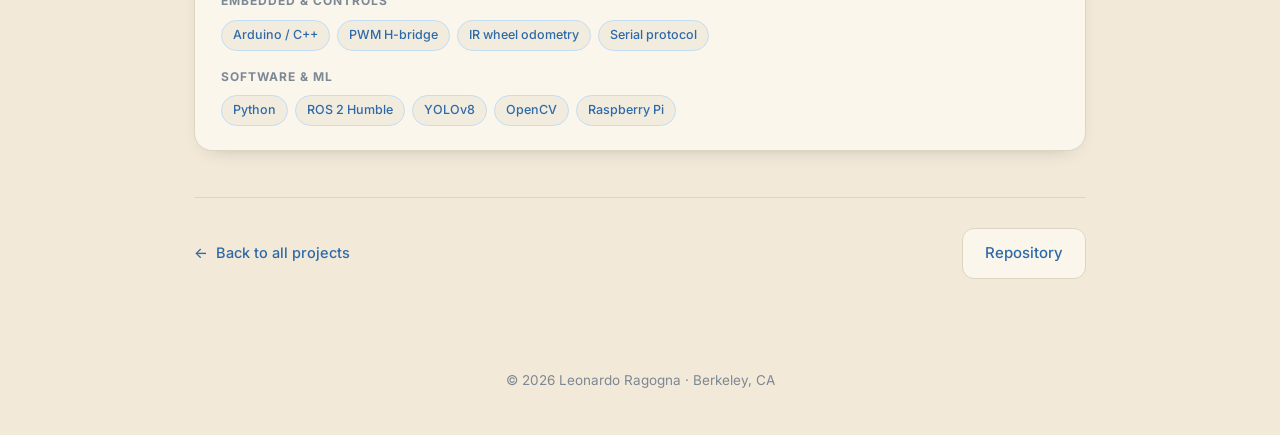
<file: projects/autonomous-sorting-rover.html>
<!DOCTYPE html>
<html lang="en">
<head>
  <meta charset="UTF-8" />
  <meta name="viewport" content="width=device-width, initial-scale=1" />
  <title>Autonomous Sorting Rover · Leonardo Ragogna</title>
  <meta name="description" content="A ground-up autonomous robot that finds real-world objects with a custom-trained vision model, drives to them with closed-loop wheel odometry, and collects them — spanning CAD, embedded firmware, ROS 2 motion control, and a full computer-vision MLOps pipeline." />
  <link rel="preconnect" href="https://fonts.googleapis.com" />
  <link rel="preconnect" href="https://fonts.gstatic.com" crossorigin />
  <link href="https://fonts.googleapis.com/css2?family=Fraunces:opsz,wght@9..144,400;9..144,500;9..144,600;9..144,700&family=Inter:wght@400;500;600;700&display=swap" rel="stylesheet" />
  <link rel="stylesheet" href="../css/styles.css" />
  <link rel="stylesheet" href="../css/project.css" />
</head>
<body>

  <nav class="proj-nav">
    <div class="wrap">
      <a class="back-link" href="../index.html#projects"><span class="arrow">←</span> Back to projects</a>
      <div class="brand">Leonardo<span>.</span></div>
    </div>
  </nav>

  <main class="wrap">

    <header class="proj-hero">
      <div class="tag">Robotics · Independent</div>
      <h1>Autonomous Object-Sorting Rover</h1>
      <p class="proj-lead">
        A ground-up autonomous robot that <strong>finds objects with a custom-trained vision model</strong>,
        drives to them with closed-loop odometry, and collects them. Four subsystems — mechanical CAD, embedded
        firmware, motion control, and a computer-vision pipeline — composed on real hardware through clean,
        swappable interfaces.
      </p>
      <div class="proj-meta">
        <span>Perception · Mobility · Manipulation · Control</span>
        <span class="sep">·</span>
        <span>Python · C/C++ · ROS 2 · YOLOv8</span>
      </div>
      <div class="proj-actions">
        <a class="btn btn-primary" href="https://github.com/LRagogna/Autonomous-Sorting-Rover" target="_blank" rel="noopener">View on GitHub →</a>
        <a class="btn btn-ghost" href="../index.html#projects">All projects</a>
      </div>
    </header>

    <div class="proj-body">

      <section class="proj-gallery">
        <h2>Walkthrough</h2>
        <div class="sect-rule"></div>
        <p class="gintro">A walk through the build — from the <strong>mechanical assembly</strong> to the <strong>Training Control Center</strong> and a <strong>live demo</strong> of the perception stack.</p>
        <div class="gallery" data-gallery>
          <button class="gbtn gprev" aria-label="Previous slide">←</button>
          <div class="gviewport">
            <div class="gtrack">
              <figure class="gslide">
                <div class="gmedia">
                  <img src="../assets/projects/rover-assembled.jpg" alt="The assembled autonomous sorting rover" loading="eager" fetchpriority="high" />
                </div>
                <figcaption><span class="gcap-k">01</span>The assembled rover: a tank-drive chassis carrying a <strong>Raspberry Pi 4</strong>, an OV5647 camera on a printed mount, Arduino motor control, and a relay-driven electromagnet.</figcaption>
              </figure>
              <figure class="gslide">
                <div class="gmedia">
                  <img src="../assets/projects/rover-cad.jpg" alt="OV5647 camera on a 3D-printed mount above the Raspberry Pi" loading="lazy" />
                </div>
                <figcaption><span class="gcap-k">02</span>The camera and compute stack — an OV5647 on a <strong>3D-printed angled mount</strong> (modeled in SolidWorks) that fixes it at a known downward tilt over the Raspberry Pi enclosure.</figcaption>
              </figure>
              <figure class="gslide">
                <div class="gmedia">
                  <img src="../assets/projects/rover-chassis.jpg" alt="Rover drivetrain during bring-up" loading="lazy" />
                </div>
                <figcaption><span class="gcap-k">03</span>The <strong>four-wheel tank drivetrain</strong> during bring-up — a dual-motor H-bridge wired back to the compute and camera before the frame was stacked up.</figcaption>
              </figure>
              <figure class="gslide">
                <div class="gmedia">
                  <img src="../assets/projects/rover-tcc-upload.jpg" alt="Training Control Center upload stage" loading="lazy" />
                </div>
                <figcaption><span class="gcap-k">04</span>The <strong>Training Control Center</strong> — stage 1 uploads clips per object class (bit, wrench, jenga, screwdriver, car), which are split into frames for labeling.</figcaption>
              </figure>
              <figure class="gslide">
                <div class="gmedia">
                  <img src="../assets/projects/rover-tcc-review.jpg" alt="Label review and edit stage" loading="lazy" />
                </div>
                <figcaption><span class="gcap-k">05</span>Stage 3 <strong>reviews and edits</strong> auto-generated labels frame by frame, with a leakage-safe split by whole source video so near-identical frames can't inflate metrics.</figcaption>
              </figure>
              <figure class="gslide">
                <div class="gmedia">
                  <img src="../assets/projects/rover-detector.jpg" alt="Live YOLO detector test" loading="lazy" />
                </div>
                <figcaption><span class="gcap-k">06</span>Stage 5 runs the trained <strong>YOLOv8 detector live</strong> — here locking onto a wrench at ~90% confidence, straight from the browser.</figcaption>
              </figure>
              <figure class="gslide">
                <div class="gmedia">
                  <video src="../assets/projects/rover-demo.mp4" poster="../assets/projects/rover-demo-poster.jpg" controls preload="none" playsinline muted></video>
                </div>
                <figcaption><span class="gcap-k">07</span><strong>Live demo</strong> — the ROS 2 perception pipeline running end to end: the detector locks a target class while the control node streams velocity commands and an odometry mini-map traces the path.</figcaption>
              </figure>
              <figure class="gslide">
                <div class="gmedia">
                  <img src="../assets/projects/rover-target.jpg" alt="Rover approaching a target object" loading="lazy" />
                </div>
                <figcaption><span class="gcap-k">08</span>Closing the loop: the rover <strong>approaches a real target</strong> — a toy car on the floor — driving on its own detections rather than a scripted path.</figcaption>
              </figure>
            </div>
          </div>
          <button class="gbtn gnext" aria-label="Next slide">→</button>
          <div class="gfoot">
            <div class="gdots"></div>
            <div class="gcount"><span class="gnow">1</span> / <span class="gtotal">8</span></div>
          </div>
        </div>
      </section>

      <section>
        <h2>Overview</h2>
        <div class="sect-rule"></div>
        <p>
          The complete engineering record of an autonomous rover: SolidWorks parts, Arduino motor and sensor
          firmware, a ROS 2 control stack, a custom-trained YOLO detector, and a browser-based MLOps platform
          running the full data-to-deployment loop. The seams are deliberate — perception publishes detections,
          control converts intent to a body-frame velocity, and the drive layer turns that into motor commands.
          Each boundary is one well-defined interface, so any subsystem can be swapped or simulated without
          touching the others.
        </p>
      </section>

      <section>
        <h2>What it demonstrates</h2>
        <div class="sect-rule"></div>
        <div class="feature-grid">
          <div class="feature">
            <div class="feature-ic">01</div>
            <h3>Mechanical design (CAD)</h3>
            <p>Custom SolidWorks parts — a Pi enclosure with cooling clearance, an angled camera mount, a chassis bridge, and a collection funnel — modeled parametrically and exported to STL/STEP for 3D printing.</p>
          </div>
          <div class="feature">
            <div class="feature-ic">02</div>
            <h3>Embedded / electrical</h3>
            <p>Arduino firmware driving a dual-motor H-bridge over PWM; a non-blocking, timer-based motion controller with calibrated in-place turns; a relay-driven electromagnet end-effector; a Pi ↔ Arduino serial link.</p>
          </div>
          <div class="feature">
            <div class="feature-ic">03</div>
            <h3>Sensing &amp; controls</h3>
            <p>Closed-loop wheel odometry from a TCRT5000 IR encoder with real signal-conditioning, differential-drive kinematics, and a native ROS 2 Humble control stack.</p>
          </div>
          <div class="feature">
            <div class="feature-ic">04</div>
            <h3>Computer vision / ML</h3>
            <p>A YOLOv8 detector trained on self-recorded data (bit, wrench, jenga, screwdriver, car) with a human-in-the-loop labeling and retraining workflow.</p>
          </div>
          <div class="feature">
            <div class="feature-ic">05</div>
            <h3>Software / MLOps</h3>
            <p>An 8-stage Training Control Center that owns upload → auto-label → review → versioned training → live test → hard-negative retraining → deploy, with a model registry and leakage-safe dataset splitting.</p>
          </div>
          <div class="feature">
            <div class="feature-ic">06</div>
            <h3>Systems integration</h3>
            <p>Four subsystems — perception, mobility, manipulation, and control — composed on real hardware through clean, swappable interfaces.</p>
          </div>
        </div>
      </section>

      <section>
        <h2>System architecture</h2>
        <div class="sect-rule"></div>
        <p>
          The autonomous loop moves from what the camera sees to how the wheels turn, with a single
          integration point — <strong>a <code>Twist</code> velocity on <code>/cmd_vel</code></strong> — that any
          command source (keyboard or the autonomous brain) drops straight into.
        </p>
        <div class="flow">
          <div class="flow-step"><div class="fs-k">Perceive</div><div class="fs-t">OV5647 camera</div><div class="fs-d">→ YOLOv8 detector</div></div>
          <div class="flow-arrow">→</div>
          <div class="flow-step"><div class="fs-k">Decide</div><div class="fs-t">Rover logic (Pi 4)</div><div class="fs-d">search / approach / pickup</div></div>
          <div class="flow-arrow">→</div>
          <div class="flow-step"><div class="fs-k">Command</div><div class="fs-t">ROS 2 kinematics</div><div class="fs-d">Twist → left,right PWM</div></div>
          <div class="flow-arrow">→</div>
          <div class="flow-step"><div class="fs-k">Act</div><div class="fs-t">Arduino + motors</div><div class="fs-d">+ electromagnet pickup</div></div>
        </div>
      </section>

      <section>
        <h2>Subsystem deep-dives</h2>
        <div class="sect-rule"></div>

        <h3>1 · Mechanical design — SolidWorks</h3>
        <p>
          Every bracket is designed in SolidWorks, so the mechanical layout evolves in lockstep with the
          electronics: a Raspberry Pi 4 mount with cooling clearance, an angled OV5647 mount that fixes a
          downward tilt so the detector always sees the ground plane from a known viewpoint, a chassis bridge,
          and a collection funnel. Parts export to neutral STL/STEP, keeping the design reproducible.
        </p>

        <h3>2 · Electronics &amp; embedded firmware</h3>
        <p>
          The Arduino runs a <strong>non-blocking</strong> motion controller — no <code>delay()</code> in the
          control loop — so serial input stays responsive and a turn can be aborted mid-motion. It drives a dual
          H-bridge with separate cruise and turn PWM levels so the wheels scrub cleanly instead of stalling, and
          turns in place from a single measured "ms per 90°" constant that scales to any angle. A relay-driven
          electromagnet collects metal objects.
        </p>

        <h3>3 · Wheel odometry — closed-loop distance control</h3>
        <p>
          To make "go forward one foot" a <em>measured</em> foot, the rover reads a TCRT5000 IR sensor watching
          tape marks on a 2.6″ wheel. Geometry gives
          <code>inches_per_pulse = π · diameter / pulses_per_rev</code>, so it drives until it counts enough
          pulses — a real closed loop on distance, not a timed guess. A pulse registers only after the sensor
          reads white for a minimum duration, rejecting glints and seams, with a pulse-gap guard for debouncing.
        </p>

        <h3>4 · Motion control &amp; ROS 2</h3>
        <p>
          A native ROS 2 Humble stack runs both manual teleop and the autonomous pipeline. Pure
          <code>Twist (v, ω) → (left, right)</code> kinematics live in a module with zero ROS or hardware
          dependencies — reusable, unit-testable, and shared verbatim by the simulated and real motor nodes. The
          pipeline is <strong>target-locked</strong>: the rover approaches only the class it was told to, never
          "whatever it sees." A live overlay shows the detection box, LEFT/RIGHT motor values, a
          turn/forward/stop indicator, and an odometry mini-map. Two workspaces share the same nodes — a
          laptop-webcam dev copy and an on-robot copy whose <code>arduino_bridge_node</code> drives the real
          motors over serial.
        </p>

        <h3>5 · Perception — custom YOLO detector</h3>
        <p>
          The detector trains entirely on the rover's own recordings, not a stock dataset. YOLOv8 is fine-tuned
          to five classes (bit, wrench, jenga, screwdriver, car) from self-recorded, human-reviewed images across
          versioned models, with negative/background images as first-class data so the model learns what
          "nothing" looks like.
        </p>

        <h3>6 · Training Control Center — an end-to-end ML platform</h3>
        <p>
          The biggest piece of software is a self-built <strong>MLOps platform</strong> that runs the whole model
          lifecycle from a browser, backed only by the Python standard library. Eight stages: upload clips →
          process dataset (extract frames, auto-draw boxes with classical CV) → review labels → versioned
          training → test → retraining queue (hard-negative mining) → deploy → a guarded danger zone. The
          train/val split is by whole source video, never by frame, so near-identical frames can't leak and
          inflate metrics, and models are versioned, never overwritten.
        </p>
      </section>

      <section>
        <h2>Current status</h2>
        <div class="sect-rule"></div>
        <ul class="proj-list">
          <li><strong>Physical rover built</strong> — tank-drive chassis, Raspberry Pi 4, OV5647 camera, Arduino motor control over serial, relay + electromagnet bench-proven.</li>
          <li><strong>Vision working</strong> across the object classes from self-recorded, human-reviewed data, with multiple versioned models tracked by metrics.</li>
          <li><strong>ROS 2 stack running end-to-end in simulation</strong> — full perception pipeline plus dead-reckoning odometry and a live overlay, driven by two one-command laptop demos.</li>
          <li><strong>Wheel odometry firmware</strong> written and in bring-up, to ground-truth the ROS dead-reckoning.</li>
          <li><strong>Next:</strong> wire the ROS 2 serial bridge to hardware and compose a first end-to-end search → approach → pickup run.</li>
        </ul>
      </section>

      <section>
        <h2>Tech stack</h2>
        <div class="sect-rule"></div>
        <div class="stack-block">
          <div class="stack-row">
            <div class="stack-label">Mechanical</div>
            <div class="chips">
              <span class="chip">SolidWorks</span>
              <span class="chip">STL / STEP</span>
              <span class="chip">3D printing</span>
            </div>
          </div>
          <div class="stack-row">
            <div class="stack-label">Embedded &amp; controls</div>
            <div class="chips">
              <span class="chip">Arduino / C++</span>
              <span class="chip">PWM H-bridge</span>
              <span class="chip">IR wheel odometry</span>
              <span class="chip">Serial protocol</span>
            </div>
          </div>
          <div class="stack-row">
            <div class="stack-label">Software &amp; ML</div>
            <div class="chips">
              <span class="chip">Python</span>
              <span class="chip">ROS 2 Humble</span>
              <span class="chip">YOLOv8</span>
              <span class="chip">OpenCV</span>
              <span class="chip">Raspberry Pi</span>
            </div>
          </div>
        </div>
      </section>

      <div class="proj-foot">
        <a class="back-link" href="../index.html#projects"><span class="arrow">←</span> Back to all projects</a>
        <a class="btn btn-ghost" href="https://github.com/LRagogna/Autonomous-Sorting-Rover" target="_blank" rel="noopener">Repository</a>
      </div>

    </div>
  </main>

  <footer>
    © 2026 Leonardo Ragogna · Berkeley, CA
  </footer>


  <script src="../js/cursor.js"></script>
  <script src="../js/gallery.js"></script>
</body>
</html>
</file>
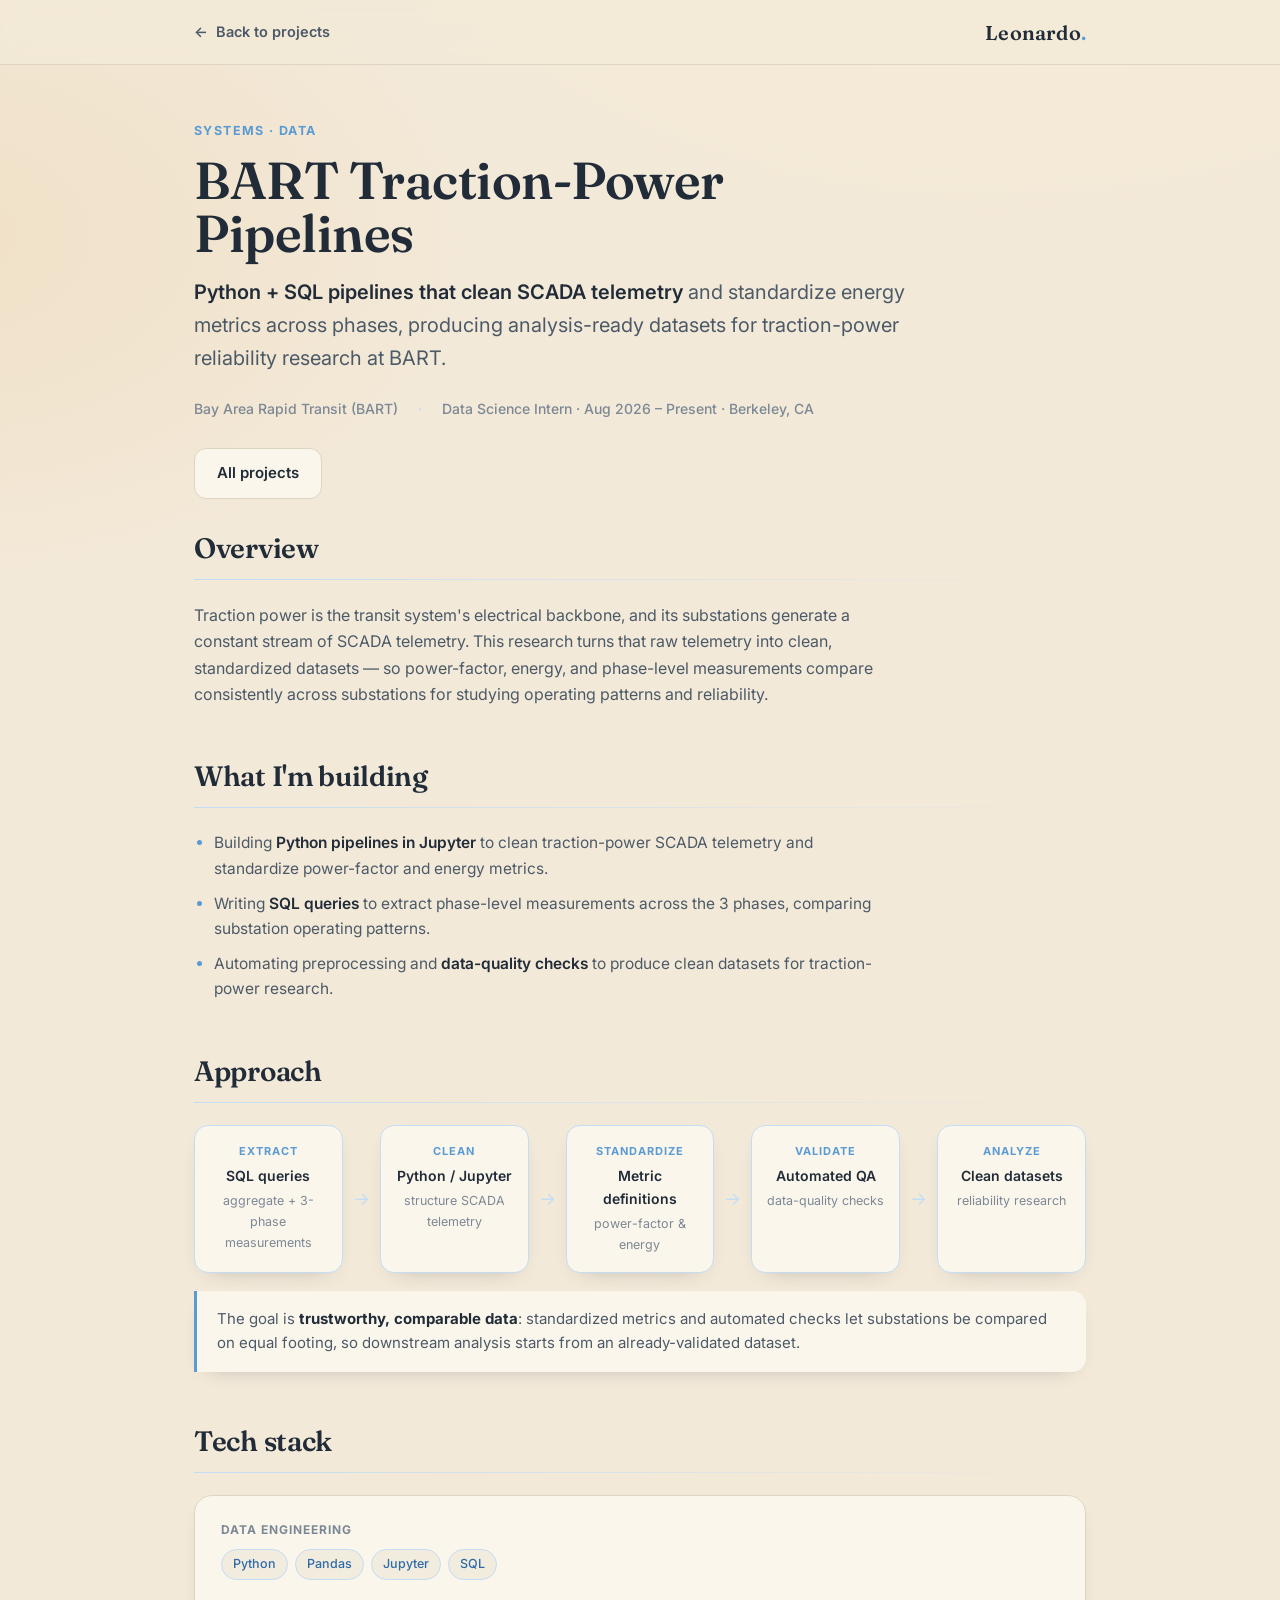
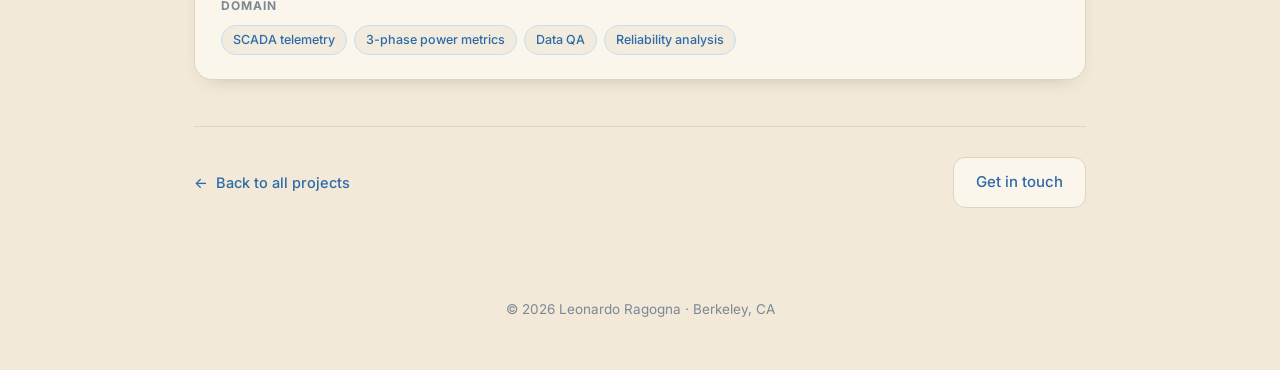
<file: projects/bart-traction-power.html>
<!DOCTYPE html>
<html lang="en">
<head>
  <meta charset="UTF-8" />
  <meta name="viewport" content="width=device-width, initial-scale=1" />
  <title>BART Traction-Power Pipelines · Leonardo Ragogna</title>
  <meta name="description" content="Python and SQL data pipelines that clean traction-power SCADA telemetry and standardize energy metrics across electrical phases for reliability research at Bay Area Rapid Transit (BART)." />
  <link rel="preconnect" href="https://fonts.googleapis.com" />
  <link rel="preconnect" href="https://fonts.gstatic.com" crossorigin />
  <link href="https://fonts.googleapis.com/css2?family=Fraunces:opsz,wght@9..144,400;9..144,500;9..144,600;9..144,700&family=Inter:wght@400;500;600;700&display=swap" rel="stylesheet" />
  <link rel="stylesheet" href="../css/styles.css" />
  <link rel="stylesheet" href="../css/project.css" />
</head>
<body>

  <nav class="proj-nav">
    <div class="wrap">
      <a class="back-link" href="../index.html#projects"><span class="arrow">←</span> Back to projects</a>
      <div class="brand">Leonardo<span>.</span></div>
    </div>
  </nav>

  <main class="wrap">

    <header class="proj-hero">
      <div class="tag">Systems · Data</div>
      <h1>BART Traction-Power Pipelines</h1>
      <p class="proj-lead">
        <strong>Python + SQL pipelines that clean SCADA telemetry</strong> and standardize energy metrics across
        phases, producing analysis-ready datasets for traction-power reliability research at BART.
      </p>
      <div class="proj-meta">
        <span>Bay Area Rapid Transit (BART)</span>
        <span class="sep">·</span>
        <span>Data Science Intern · Aug 2026 – Present · Berkeley, CA</span>
      </div>
      <div class="proj-actions">
        <a class="btn btn-ghost" href="../index.html#projects">All projects</a>
      </div>
    </header>

    <div class="proj-body">

      <section>
        <h2>Overview</h2>
        <div class="sect-rule"></div>
        <p>
          Traction power is the transit system's electrical backbone, and its substations generate a constant
          stream of SCADA telemetry. This research turns that raw telemetry into clean, standardized datasets —
          so power-factor, energy, and phase-level measurements compare consistently across substations for
          studying operating patterns and reliability.
        </p>
      </section>

      <section>
        <h2>What I'm building</h2>
        <div class="sect-rule"></div>
        <ul class="proj-list">
          <li>Building <strong>Python pipelines in Jupyter</strong> to clean traction-power SCADA telemetry and standardize power-factor and energy metrics.</li>
          <li>Writing <strong>SQL queries</strong> to extract phase-level measurements across the 3 phases, comparing substation operating patterns.</li>
          <li>Automating preprocessing and <strong>data-quality checks</strong> to produce clean datasets for traction-power research.</li>
        </ul>
      </section>

      <section>
        <h2>Approach</h2>
        <div class="sect-rule"></div>
        <div class="flow">
          <div class="flow-step"><div class="fs-k">Extract</div><div class="fs-t">SQL queries</div><div class="fs-d">aggregate + 3-phase measurements</div></div>
          <div class="flow-arrow">→</div>
          <div class="flow-step"><div class="fs-k">Clean</div><div class="fs-t">Python / Jupyter</div><div class="fs-d">structure SCADA telemetry</div></div>
          <div class="flow-arrow">→</div>
          <div class="flow-step"><div class="fs-k">Standardize</div><div class="fs-t">Metric definitions</div><div class="fs-d">power-factor &amp; energy</div></div>
          <div class="flow-arrow">→</div>
          <div class="flow-step"><div class="fs-k">Validate</div><div class="fs-t">Automated QA</div><div class="fs-d">data-quality checks</div></div>
          <div class="flow-arrow">→</div>
          <div class="flow-step"><div class="fs-k">Analyze</div><div class="fs-t">Clean datasets</div><div class="fs-d">reliability research</div></div>
        </div>
        <div class="callout">
          The goal is <strong>trustworthy, comparable data</strong>: standardized metrics and automated checks
          let substations be compared on equal footing, so downstream analysis starts from an already-validated
          dataset.
        </div>
      </section>

      <section>
        <h2>Tech stack</h2>
        <div class="sect-rule"></div>
        <div class="stack-block">
          <div class="stack-row">
            <div class="stack-label">Data engineering</div>
            <div class="chips">
              <span class="chip">Python</span>
              <span class="chip">Pandas</span>
              <span class="chip">Jupyter</span>
              <span class="chip">SQL</span>
            </div>
          </div>
          <div class="stack-row">
            <div class="stack-label">Domain</div>
            <div class="chips">
              <span class="chip">SCADA telemetry</span>
              <span class="chip">3-phase power metrics</span>
              <span class="chip">Data QA</span>
              <span class="chip">Reliability analysis</span>
            </div>
          </div>
        </div>
      </section>

      <div class="proj-foot">
        <a class="back-link" href="../index.html#projects"><span class="arrow">←</span> Back to all projects</a>
        <a class="btn btn-ghost" href="../index.html#contact">Get in touch</a>
      </div>

    </div>
  </main>

  <footer>
    © 2026 Leonardo Ragogna · Berkeley, CA
  </footer>


  <script src="../js/cursor.js"></script>
</body>
</html>
</file>
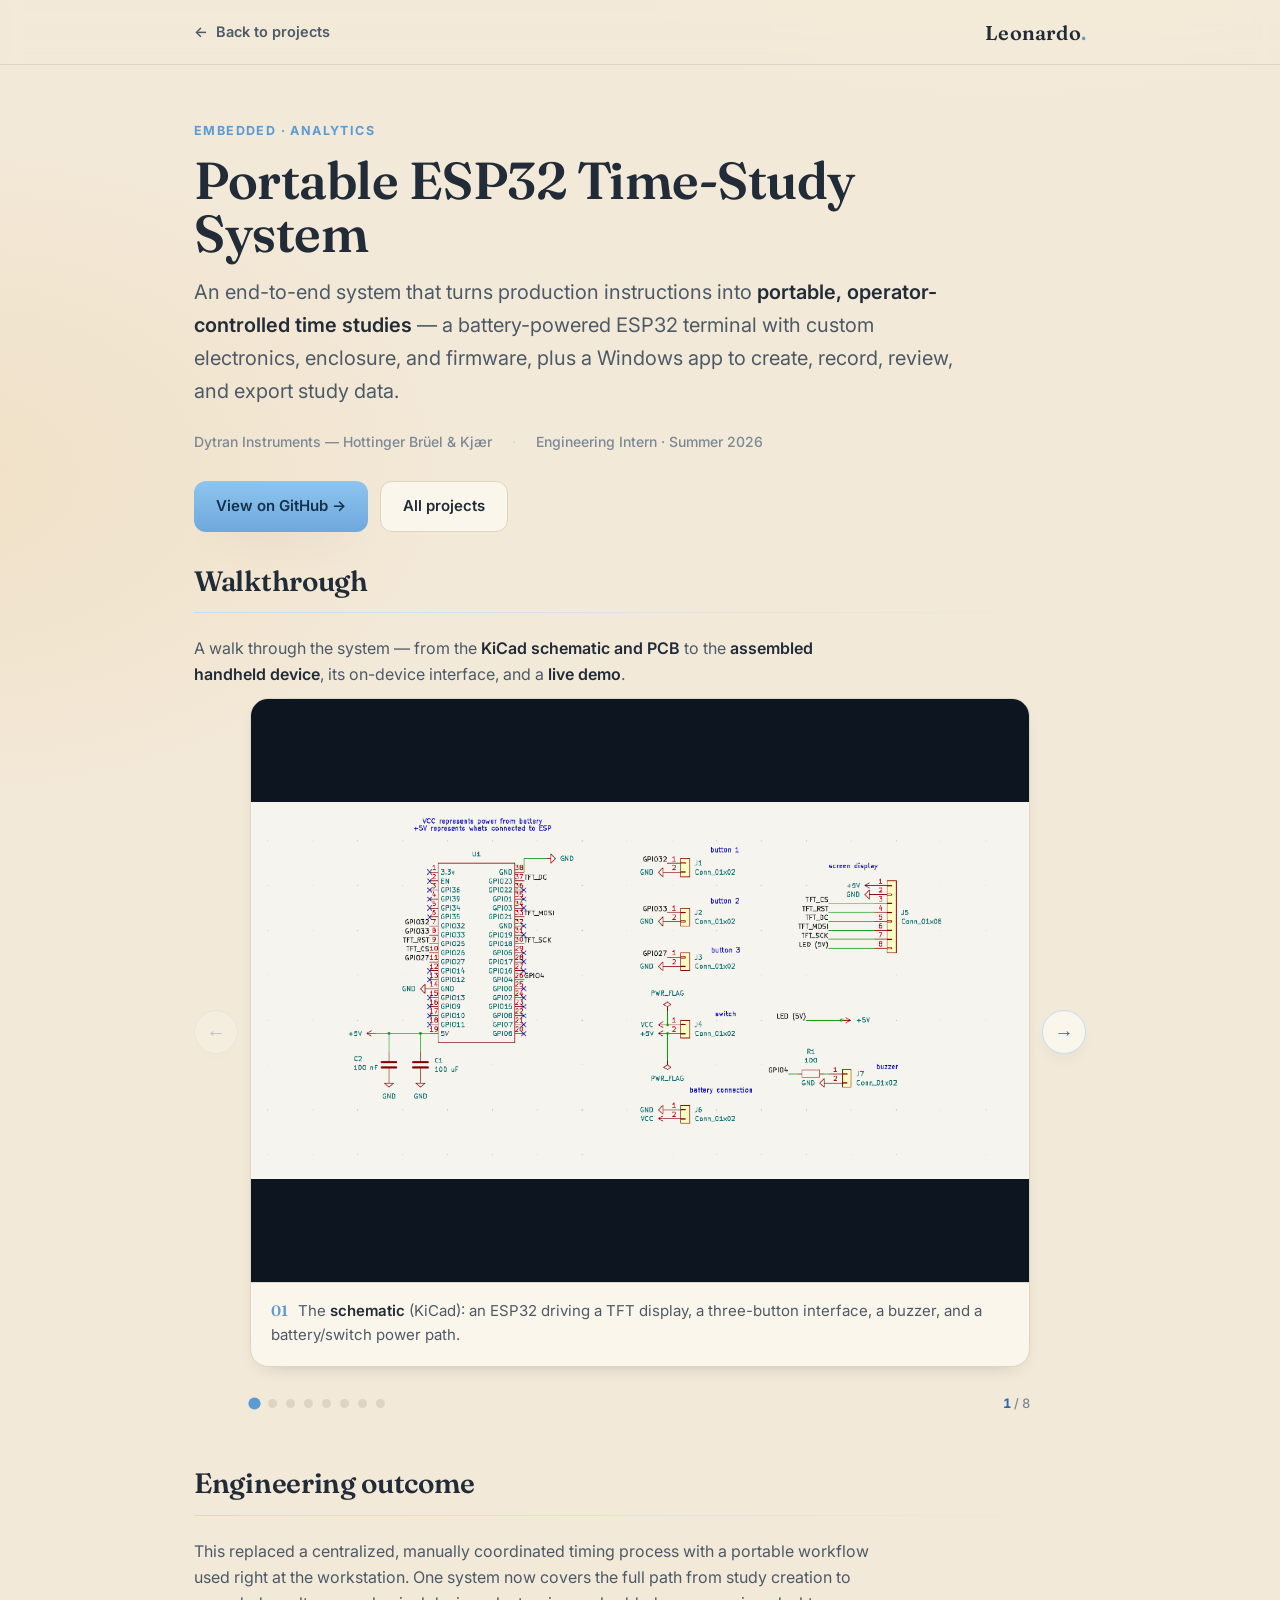
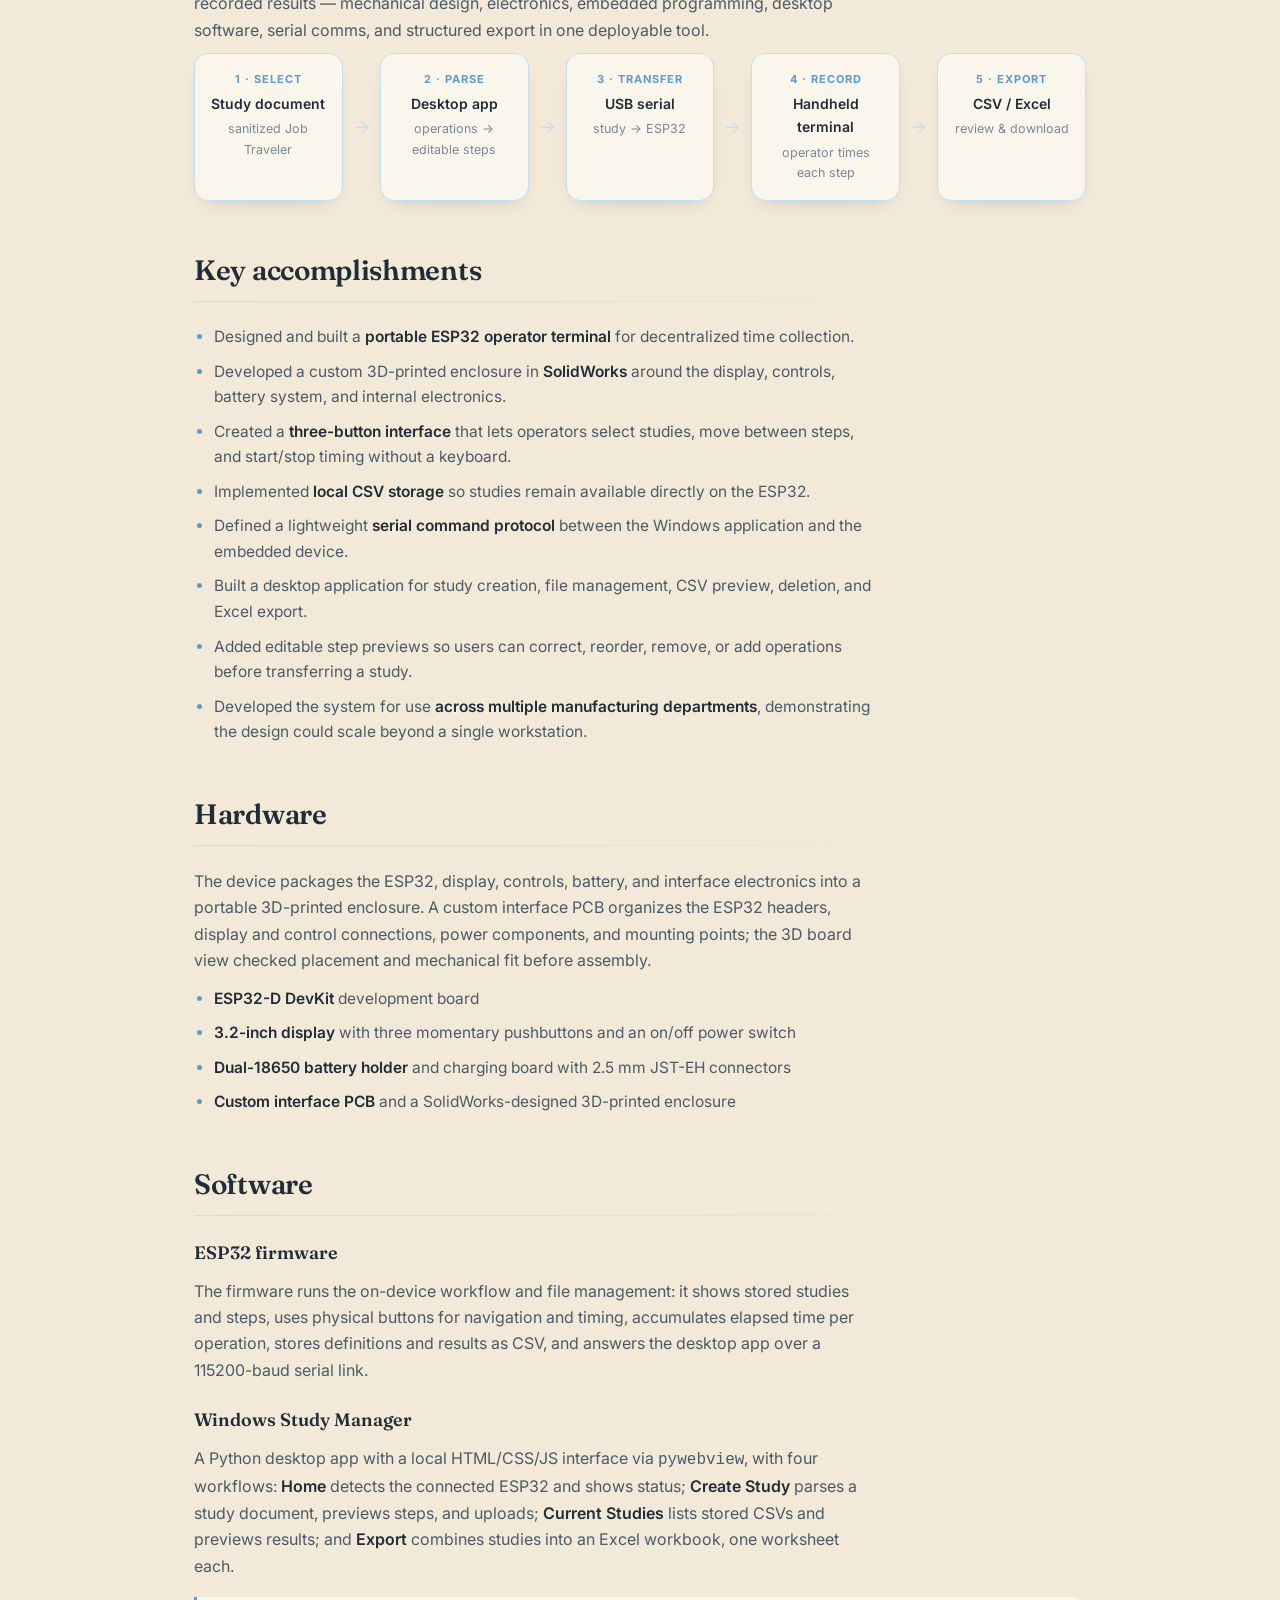
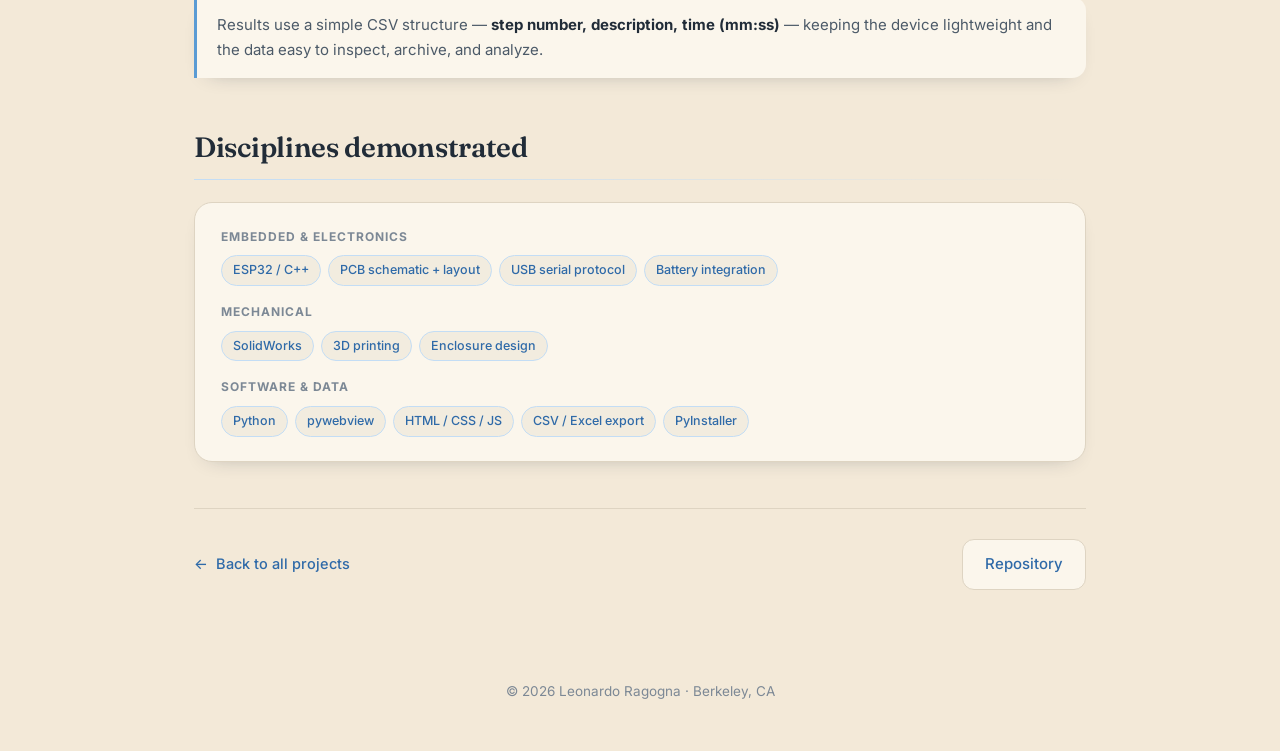
<file: projects/esp32-time-study.html>
<!DOCTYPE html>
<html lang="en">
<head>
  <meta charset="UTF-8" />
  <meta name="viewport" content="width=device-width, initial-scale=1" />
  <title>ESP32 Time-Study System · Leonardo Ragogna</title>
  <meta name="description" content="A portable ESP32 time-study system that turns production instructions into operator-controlled time studies — combining a battery-powered handheld terminal, custom electronics and enclosure, embedded firmware, and a Windows desktop application." />
  <link rel="preconnect" href="https://fonts.googleapis.com" />
  <link rel="preconnect" href="https://fonts.gstatic.com" crossorigin />
  <link href="https://fonts.googleapis.com/css2?family=Fraunces:opsz,wght@9..144,400;9..144,500;9..144,600;9..144,700&family=Inter:wght@400;500;600;700&display=swap" rel="stylesheet" />
  <link rel="stylesheet" href="../css/styles.css" />
  <link rel="stylesheet" href="../css/project.css" />
</head>
<body>

  <nav class="proj-nav">
    <div class="wrap">
      <a class="back-link" href="../index.html#projects"><span class="arrow">←</span> Back to projects</a>
      <div class="brand">Leonardo<span>.</span></div>
    </div>
  </nav>

  <main class="wrap">

    <header class="proj-hero">
      <div class="tag">Embedded · Analytics</div>
      <h1>Portable ESP32 Time-Study System</h1>
      <p class="proj-lead">
        An end-to-end system that turns production instructions into
        <strong>portable, operator-controlled time studies</strong> — a battery-powered ESP32 terminal with
        custom electronics, enclosure, and firmware, plus a Windows app to create, record, review, and export
        study data.
      </p>
      <div class="proj-meta">
        <span>Dytran Instruments — Hottinger Brüel &amp; Kjær</span>
        <span class="sep">·</span>
        <span>Engineering Intern · Summer 2026</span>
      </div>
      <div class="proj-actions">
        <a class="btn btn-primary" href="https://github.com/LRagogna/Dytran-Internship----ESP32-Project" target="_blank" rel="noopener">View on GitHub →</a>
        <a class="btn btn-ghost" href="../index.html#projects">All projects</a>
      </div>
    </header>

    <div class="proj-body">

      <section class="proj-gallery">
        <h2>Walkthrough</h2>
        <div class="sect-rule"></div>
        <p class="gintro">A walk through the system — from the <strong>KiCad schematic and PCB</strong> to the <strong>assembled handheld device</strong>, its on-device interface, and a <strong>live demo</strong>.</p>
        <div class="gallery" data-gallery>
          <button class="gbtn gprev" aria-label="Previous slide">←</button>
          <div class="gviewport">
            <div class="gtrack">
              <figure class="gslide">
                <div class="gmedia">
                  <img src="../assets/projects/esp32-schematic.png" alt="KiCad schematic of the ESP32 interface board" loading="eager" fetchpriority="high" />
                </div>
                <figcaption><span class="gcap-k">01</span>The <strong>schematic</strong> (KiCad): an ESP32 driving a TFT display, a three-button interface, a buzzer, and a battery/switch power path.</figcaption>
              </figure>
              <figure class="gslide">
                <div class="gmedia">
                  <img src="../assets/projects/esp32-pcb-layout.png" alt="KiCad PCB layout of the interface board" loading="lazy" />
                </div>
                <figcaption><span class="gcap-k">02</span>The <strong>custom interface PCB</strong> laid out in KiCad — ESP32 headers, the three button connectors, the display header, and power components.</figcaption>
              </figure>
              <figure class="gslide">
                <div class="gmedia">
                  <img src="../assets/projects/esp32-pcb-3d.png" alt="3D render of the interface PCB" loading="lazy" />
                </div>
                <figcaption><span class="gcap-k">03</span>The board's <strong>3D view</strong>, used to check component placement and mechanical fit before fabrication.</figcaption>
              </figure>
              <figure class="gslide">
                <div class="gmedia">
                  <img src="../assets/projects/esp32-internal.jpg" alt="Internal electronics of the device" loading="lazy" />
                </div>
                <figcaption><span class="gcap-k">04</span>The <strong>internal electronics</strong> — the ESP32 on the interface PCB, battery hardware, and wiring packed into the enclosure.</figcaption>
              </figure>
              <figure class="gslide">
                <div class="gmedia">
                  <img src="../assets/projects/esp32-device.jpg" alt="The assembled handheld time-study device" loading="lazy" />
                </div>
                <figcaption><span class="gcap-k">05</span>The <strong>assembled handheld terminal</strong> in its SolidWorks-designed, 3D-printed enclosure — a 3.2″ display, three buttons, and a power switch.</figcaption>
              </figure>
              <figure class="gslide">
                <div class="gmedia">
                  <img src="../assets/projects/esp32-ui-select.jpg" alt="On-device study selection screen" loading="lazy" />
                </div>
                <figcaption><span class="gcap-k">06</span>The <strong>on-device interface</strong> — operators pick a study with the three physical buttons, no keyboard required.</figcaption>
              </figure>
              <figure class="gslide">
                <div class="gmedia">
                  <img src="../assets/projects/esp32-ui-timing.jpg" alt="On-device step timing screen" loading="lazy" />
                </div>
                <figcaption><span class="gcap-k">07</span><strong>Timing a step</strong> — the terminal shows the current step and description, accumulates elapsed time, and records each operation.</figcaption>
              </figure>
              <figure class="gslide">
                <div class="gmedia">
                  <video src="../assets/projects/esp32-demo.mp4" poster="../assets/projects/esp32-demo-poster.jpg" controls preload="none" playsinline muted></video>
                </div>
                <figcaption><span class="gcap-k">08</span><strong>Live demo</strong> — selecting a study on the device and timing its steps end to end.</figcaption>
              </figure>
            </div>
          </div>
          <button class="gbtn gnext" aria-label="Next slide">→</button>
          <div class="gfoot">
            <div class="gdots"></div>
            <div class="gcount"><span class="gnow">1</span> / <span class="gtotal">8</span></div>
          </div>
        </div>
      </section>

      <section>
        <h2>Engineering outcome</h2>
        <div class="sect-rule"></div>
        <p>
          This replaced a centralized, manually coordinated timing process with a portable workflow used right
          at the workstation. One system now covers the full path from study creation to recorded results —
          mechanical design, electronics, embedded programming, desktop software, serial comms, and structured
          export in one deployable tool.
        </p>
        <div class="flow">
          <div class="flow-step"><div class="fs-k">1 · Select</div><div class="fs-t">Study document</div><div class="fs-d">sanitized Job Traveler</div></div>
          <div class="flow-arrow">→</div>
          <div class="flow-step"><div class="fs-k">2 · Parse</div><div class="fs-t">Desktop app</div><div class="fs-d">operations → editable steps</div></div>
          <div class="flow-arrow">→</div>
          <div class="flow-step"><div class="fs-k">3 · Transfer</div><div class="fs-t">USB serial</div><div class="fs-d">study → ESP32</div></div>
          <div class="flow-arrow">→</div>
          <div class="flow-step"><div class="fs-k">4 · Record</div><div class="fs-t">Handheld terminal</div><div class="fs-d">operator times each step</div></div>
          <div class="flow-arrow">→</div>
          <div class="flow-step"><div class="fs-k">5 · Export</div><div class="fs-t">CSV / Excel</div><div class="fs-d">review &amp; download</div></div>
        </div>
      </section>

      <section>
        <h2>Key accomplishments</h2>
        <div class="sect-rule"></div>
        <ul class="proj-list">
          <li>Designed and built a <strong>portable ESP32 operator terminal</strong> for decentralized time collection.</li>
          <li>Developed a custom 3D-printed enclosure in <strong>SolidWorks</strong> around the display, controls, battery system, and internal electronics.</li>
          <li>Created a <strong>three-button interface</strong> that lets operators select studies, move between steps, and start/stop timing without a keyboard.</li>
          <li>Implemented <strong>local CSV storage</strong> so studies remain available directly on the ESP32.</li>
          <li>Defined a lightweight <strong>serial command protocol</strong> between the Windows application and the embedded device.</li>
          <li>Built a desktop application for study creation, file management, CSV preview, deletion, and Excel export.</li>
          <li>Added editable step previews so users can correct, reorder, remove, or add operations before transferring a study.</li>
          <li>Developed the system for use <strong>across multiple manufacturing departments</strong>, demonstrating the design could scale beyond a single workstation.</li>
        </ul>
      </section>

      <section>
        <h2>Hardware</h2>
        <div class="sect-rule"></div>
        <p>
          The device packages the ESP32, display, controls, battery, and interface electronics into a portable
          3D-printed enclosure. A custom interface PCB organizes the ESP32 headers, display and control
          connections, power components, and mounting points; the 3D board view checked placement and mechanical
          fit before assembly.
        </p>
        <ul class="proj-list">
          <li><strong>ESP32-D DevKit</strong> development board</li>
          <li><strong>3.2-inch display</strong> with three momentary pushbuttons and an on/off power switch</li>
          <li><strong>Dual-18650 battery holder</strong> and charging board with 2.5 mm JST-EH connectors</li>
          <li><strong>Custom interface PCB</strong> and a SolidWorks-designed 3D-printed enclosure</li>
        </ul>
      </section>

      <section>
        <h2>Software</h2>
        <div class="sect-rule"></div>

        <h3>ESP32 firmware</h3>
        <p>
          The firmware runs the on-device workflow and file management: it shows stored studies and steps, uses
          physical buttons for navigation and timing, accumulates elapsed time per operation, stores definitions
          and results as CSV, and answers the desktop app over a 115200-baud serial link.
        </p>

        <h3>Windows Study Manager</h3>
        <p>
          A Python desktop app with a local HTML/CSS/JS interface via <code>pywebview</code>, with four workflows:
          <strong>Home</strong> detects the connected ESP32 and shows status; <strong>Create Study</strong> parses
          a study document, previews steps, and uploads; <strong>Current Studies</strong> lists stored CSVs and
          previews results; and <strong>Export</strong> combines studies into an Excel workbook, one worksheet
          each.
        </p>
        <div class="callout">
          Results use a simple CSV structure — <strong>step number, description, time (mm:ss)</strong> — keeping
          the device lightweight and the data easy to inspect, archive, and analyze.
        </div>
      </section>

      <section>
        <h2>Disciplines demonstrated</h2>
        <div class="sect-rule"></div>
        <div class="stack-block">
          <div class="stack-row">
            <div class="stack-label">Embedded &amp; electronics</div>
            <div class="chips">
              <span class="chip">ESP32 / C++</span>
              <span class="chip">PCB schematic + layout</span>
              <span class="chip">USB serial protocol</span>
              <span class="chip">Battery integration</span>
            </div>
          </div>
          <div class="stack-row">
            <div class="stack-label">Mechanical</div>
            <div class="chips">
              <span class="chip">SolidWorks</span>
              <span class="chip">3D printing</span>
              <span class="chip">Enclosure design</span>
            </div>
          </div>
          <div class="stack-row">
            <div class="stack-label">Software &amp; data</div>
            <div class="chips">
              <span class="chip">Python</span>
              <span class="chip">pywebview</span>
              <span class="chip">HTML / CSS / JS</span>
              <span class="chip">CSV / Excel export</span>
              <span class="chip">PyInstaller</span>
            </div>
          </div>
        </div>
      </section>

      <div class="proj-foot">
        <a class="back-link" href="../index.html#projects"><span class="arrow">←</span> Back to all projects</a>
        <a class="btn btn-ghost" href="https://github.com/LRagogna/Dytran-Internship----ESP32-Project" target="_blank" rel="noopener">Repository</a>
      </div>

    </div>
  </main>

  <footer>
    © 2026 Leonardo Ragogna · Berkeley, CA
  </footer>


  <script src="../js/cursor.js"></script>
  <script src="../js/gallery.js"></script>
</body>
</html>
</file>
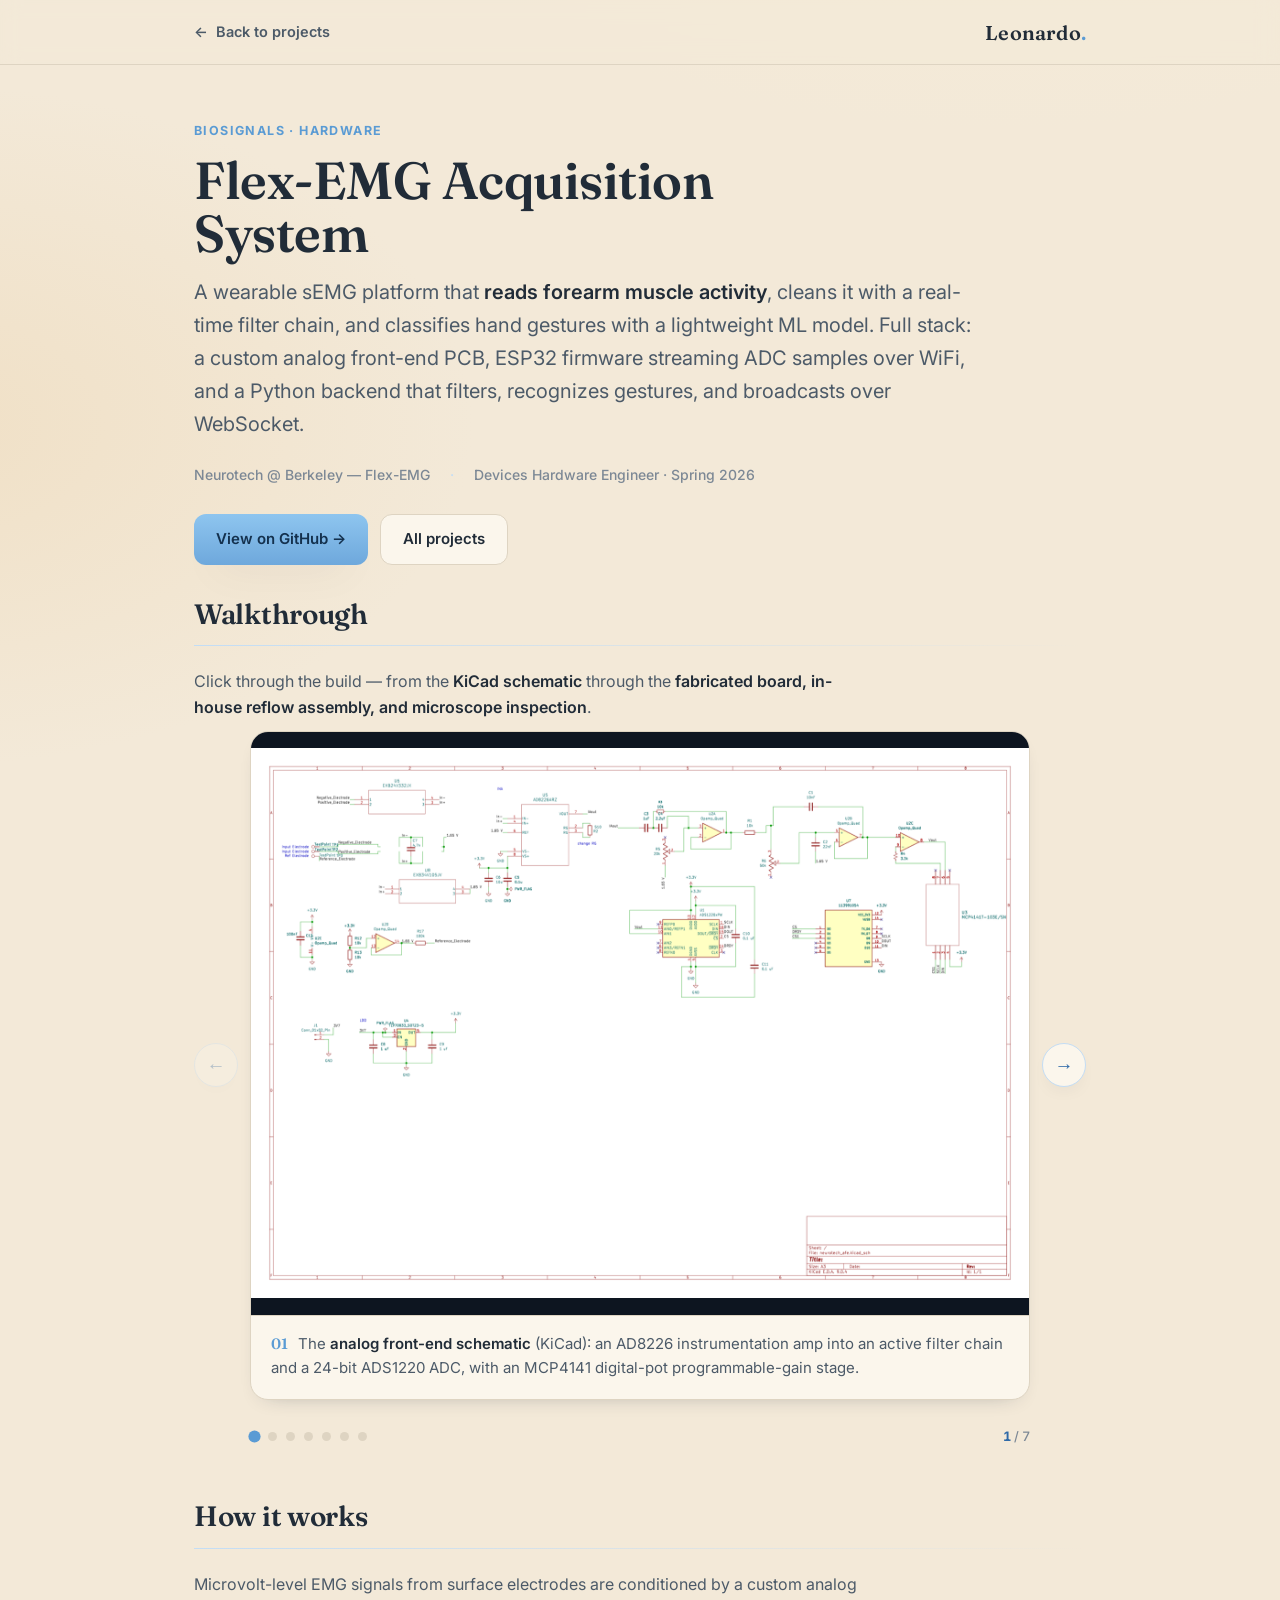
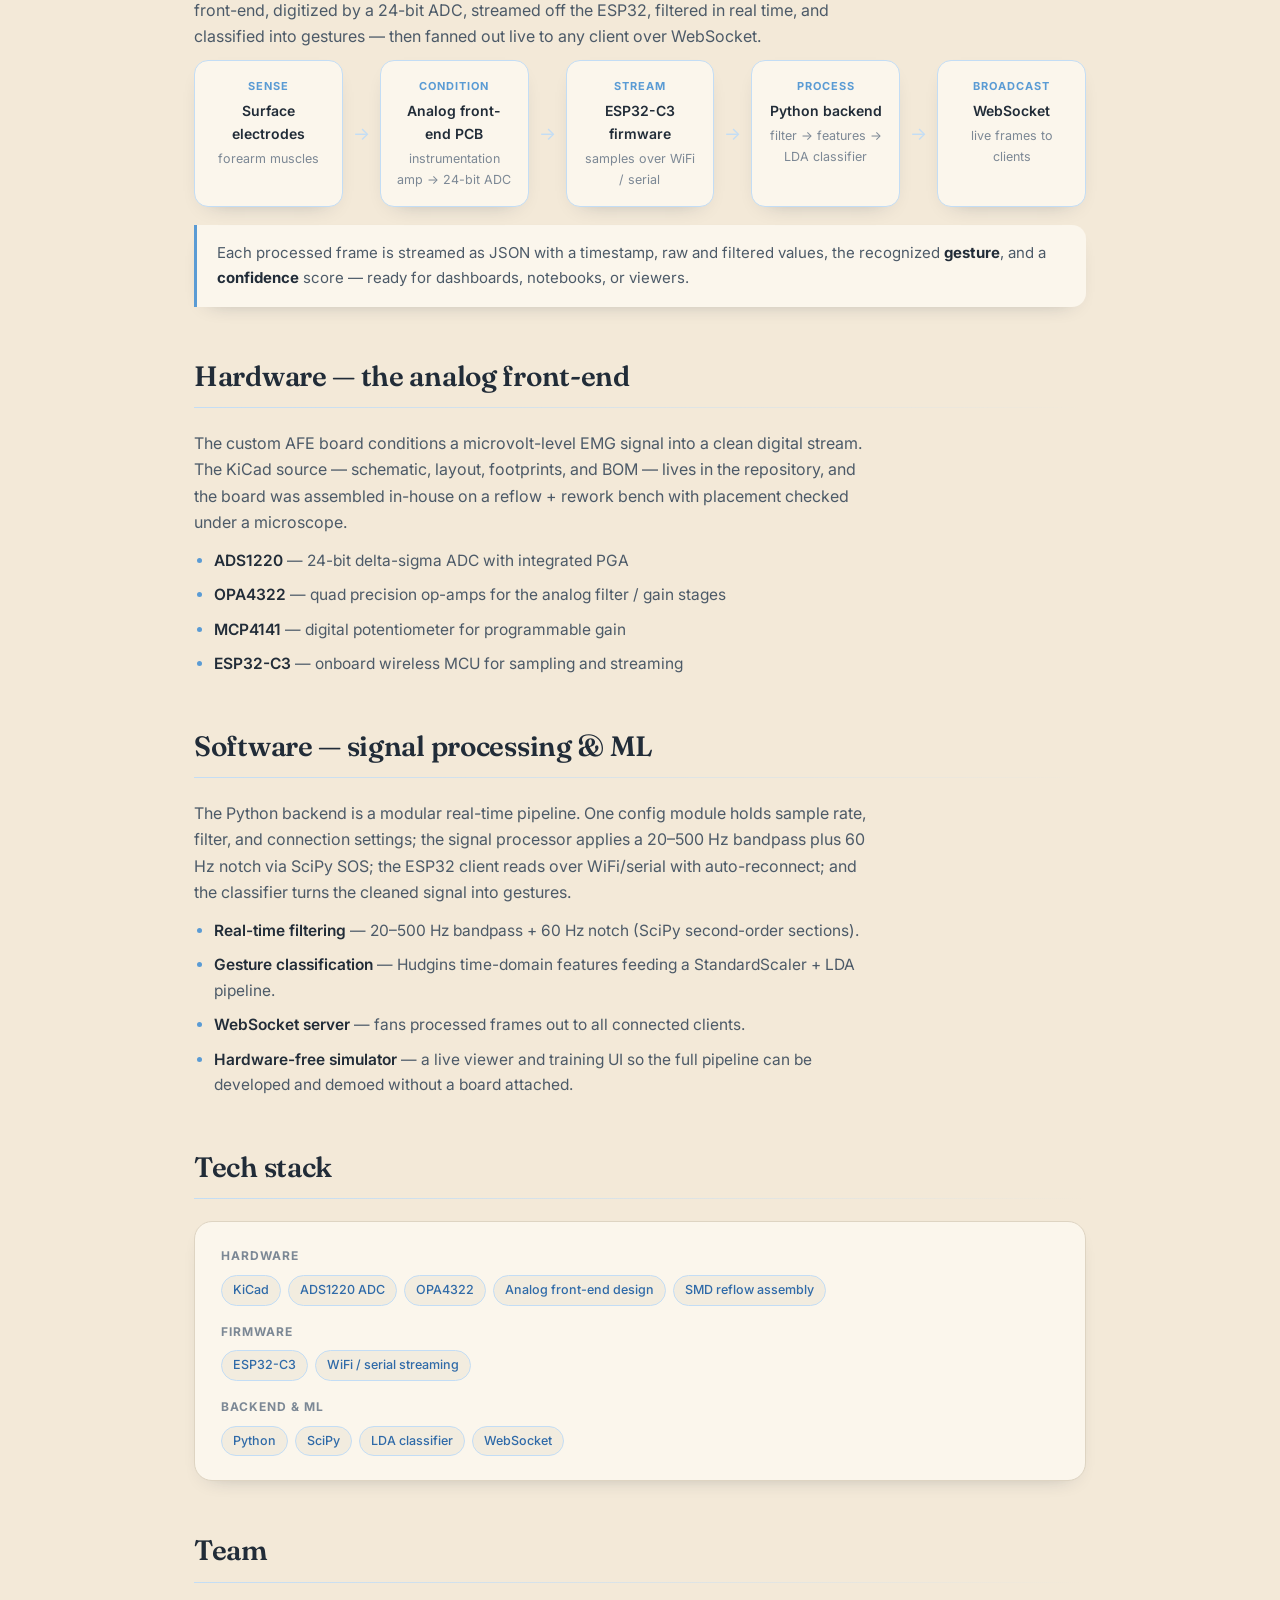
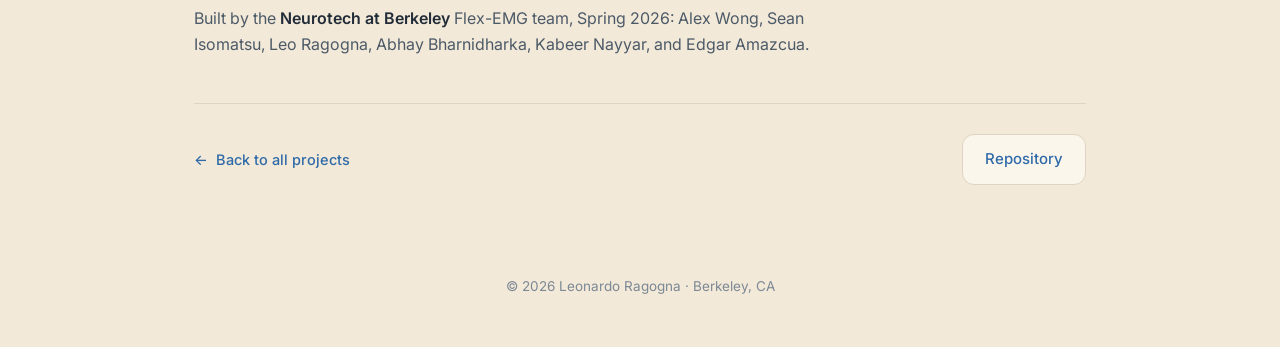
<file: projects/flex-emg.html>
<!DOCTYPE html>
<html lang="en">
<head>
  <meta charset="UTF-8" />
  <meta name="viewport" content="width=device-width, initial-scale=1" />
  <title>Flex-EMG · Leonardo Ragogna</title>
  <meta name="description" content="A wearable surface-electromyography (sEMG) platform that reads forearm muscle activity, cleans it with a real-time digital filter chain, and classifies hand gestures with a lightweight ML model — spanning a custom analog front-end PCB, ESP32 firmware, and a Python backend." />
  <link rel="preconnect" href="https://fonts.googleapis.com" />
  <link rel="preconnect" href="https://fonts.gstatic.com" crossorigin />
  <link href="https://fonts.googleapis.com/css2?family=Fraunces:opsz,wght@9..144,400;9..144,500;9..144,600;9..144,700&family=Inter:wght@400;500;600;700&display=swap" rel="stylesheet" />
  <link rel="stylesheet" href="../css/styles.css" />
  <link rel="stylesheet" href="../css/project.css" />
</head>
<body>

  <nav class="proj-nav">
    <div class="wrap">
      <a class="back-link" href="../index.html#projects"><span class="arrow">←</span> Back to projects</a>
      <div class="brand">Leonardo<span>.</span></div>
    </div>
  </nav>

  <main class="wrap">

    <header class="proj-hero">
      <div class="tag">Biosignals · Hardware</div>
      <h1>Flex-EMG Acquisition System</h1>
      <p class="proj-lead">
        A wearable sEMG platform that <strong>reads forearm muscle activity</strong>, cleans it with a real-time
        filter chain, and classifies hand gestures with a lightweight ML model. Full stack: a custom analog
        front-end PCB, ESP32 firmware streaming ADC samples over WiFi, and a Python backend that filters,
        recognizes gestures, and broadcasts over WebSocket.
      </p>
      <div class="proj-meta">
        <span>Neurotech @ Berkeley — Flex-EMG</span>
        <span class="sep">·</span>
        <span>Devices Hardware Engineer · Spring 2026</span>
      </div>
      <div class="proj-actions">
        <a class="btn btn-primary" href="https://github.com/LRagogna/Flex-EMG" target="_blank" rel="noopener">View on GitHub →</a>
        <a class="btn btn-ghost" href="../index.html#projects">All projects</a>
      </div>
    </header>

    <div class="proj-body">

      <section class="proj-gallery">
        <h2>Walkthrough</h2>
        <div class="sect-rule"></div>
        <p class="gintro">Click through the build — from the <strong>KiCad schematic</strong> through the <strong>fabricated board, in-house reflow assembly, and microscope inspection</strong>.</p>
        <div class="gallery" data-gallery>
          <button class="gbtn gprev" aria-label="Previous slide">←</button>
          <div class="gviewport">
            <div class="gtrack">
              <figure class="gslide">
                <div class="gmedia">
                  <img src="../assets/projects/emg-schematic.png" alt="KiCad schematic of the EMG analog front-end" loading="eager" fetchpriority="high" />
                </div>
                <figcaption><span class="gcap-k">01</span>The <strong>analog front-end schematic</strong> (KiCad): an AD8226 instrumentation amp into an active filter chain and a 24-bit ADS1220 ADC, with an MCP4141 digital-pot programmable-gain stage.</figcaption>
              </figure>
              <figure class="gslide">
                <div class="gmedia">
                  <img src="../assets/projects/emg-breadboard.jpg" alt="Breadboard prototype of the front-end" loading="lazy" />
                </div>
                <figcaption><span class="gcap-k">02</span>First light: the front-end <strong>prototyped on a breadboard</strong>, validating the signal chain against the schematic before committing to a fabricated board.</figcaption>
              </figure>
              <figure class="gslide">
                <div class="gmedia">
                  <img src="../assets/projects/emg-pcb.jpg" alt="Fabricated Flex-EMG PCB" loading="lazy" />
                </div>
                <figcaption><span class="gcap-k">03</span>The <strong>fabricated Flex-EMG board</strong> back from the fab — a compact analog front-end laid out in KiCad, ready to populate.</figcaption>
              </figure>
              <figure class="gslide">
                <div class="gmedia">
                  <img src="../assets/projects/emg-reflow.jpg" alt="Reflow soldering station" loading="lazy" />
                </div>
                <figcaption><span class="gcap-k">04</span><strong>In-house SMD assembly</strong> — paste, place, and reflow on an infrared oven, with scopes and a rework iron on the bench for touch-ups.</figcaption>
              </figure>
              <figure class="gslide">
                <div class="gmedia">
                  <img src="../assets/projects/emg-inspection.jpg" alt="Assembly inspection" loading="lazy" />
                </div>
                <figcaption><span class="gcap-k">05</span>Post-reflow <strong>inspection</strong> of the populated board — checking joints and placement before power-on.</figcaption>
              </figure>
              <figure class="gslide">
                <div class="gmedia">
                  <img src="../assets/projects/emg-microscope-layout.jpg" alt="Board layout under a microscope" loading="lazy" />
                </div>
                <figcaption><span class="gcap-k">06</span>Reviewing the <strong>board layout under a microscope camera</strong> — tracing nets and confirming footprints against the design.</figcaption>
              </figure>
              <figure class="gslide">
                <div class="gmedia">
                  <img src="../assets/projects/emg-microscope-components.jpg" alt="Placed components under a microscope" loading="lazy" />
                </div>
                <figcaption><span class="gcap-k">07</span>Close-up of the placed parts — the <strong>ADS1220 ADC</strong> and the amplifier/filter stages — verified under magnification before bring-up.</figcaption>
              </figure>
            </div>
          </div>
          <button class="gbtn gnext" aria-label="Next slide">→</button>
          <div class="gfoot">
            <div class="gdots"></div>
            <div class="gcount"><span class="gnow">1</span> / <span class="gtotal">7</span></div>
          </div>
        </div>
      </section>

      <section>
        <h2>How it works</h2>
        <div class="sect-rule"></div>
        <p>
          Microvolt-level EMG signals from surface electrodes are conditioned by a custom analog front-end,
          digitized by a 24-bit ADC, streamed off the ESP32, filtered in real time, and classified into gestures —
          then fanned out live to any client over WebSocket.
        </p>
        <div class="flow">
          <div class="flow-step"><div class="fs-k">Sense</div><div class="fs-t">Surface electrodes</div><div class="fs-d">forearm muscles</div></div>
          <div class="flow-arrow">→</div>
          <div class="flow-step"><div class="fs-k">Condition</div><div class="fs-t">Analog front-end PCB</div><div class="fs-d">instrumentation amp → 24-bit ADC</div></div>
          <div class="flow-arrow">→</div>
          <div class="flow-step"><div class="fs-k">Stream</div><div class="fs-t">ESP32-C3 firmware</div><div class="fs-d">samples over WiFi / serial</div></div>
          <div class="flow-arrow">→</div>
          <div class="flow-step"><div class="fs-k">Process</div><div class="fs-t">Python backend</div><div class="fs-d">filter → features → LDA classifier</div></div>
          <div class="flow-arrow">→</div>
          <div class="flow-step"><div class="fs-k">Broadcast</div><div class="fs-t">WebSocket</div><div class="fs-d">live frames to clients</div></div>
        </div>
        <div class="callout">
          Each processed frame is streamed as JSON with a timestamp, raw and filtered values, the recognized
          <strong>gesture</strong>, and a <strong>confidence</strong> score — ready for dashboards, notebooks, or viewers.
        </div>
      </section>

      <section>
        <h2>Hardware — the analog front-end</h2>
        <div class="sect-rule"></div>
        <p>
          The custom AFE board conditions a microvolt-level EMG signal into a clean digital stream. The KiCad
          source — schematic, layout, footprints, and BOM — lives in the repository, and the board was assembled
          in-house on a reflow + rework bench with placement checked under a microscope.
        </p>
        <ul class="proj-list">
          <li><strong>ADS1220</strong> — 24-bit delta-sigma ADC with integrated PGA</li>
          <li><strong>OPA4322</strong> — quad precision op-amps for the analog filter / gain stages</li>
          <li><strong>MCP4141</strong> — digital potentiometer for programmable gain</li>
          <li><strong>ESP32-C3</strong> — onboard wireless MCU for sampling and streaming</li>
        </ul>
      </section>

      <section>
        <h2>Software — signal processing &amp; ML</h2>
        <div class="sect-rule"></div>
        <p>
          The Python backend is a modular real-time pipeline. One config module holds sample rate, filter, and
          connection settings; the signal processor applies a 20–500 Hz bandpass plus 60 Hz notch via SciPy SOS;
          the ESP32 client reads over WiFi/serial with auto-reconnect; and the classifier turns the cleaned
          signal into gestures.
        </p>
        <ul class="proj-list">
          <li><strong>Real-time filtering</strong> — 20–500 Hz bandpass + 60 Hz notch (SciPy second-order sections).</li>
          <li><strong>Gesture classification</strong> — Hudgins time-domain features feeding a StandardScaler + LDA pipeline.</li>
          <li><strong>WebSocket server</strong> — fans processed frames out to all connected clients.</li>
          <li><strong>Hardware-free simulator</strong> — a live viewer and training UI so the full pipeline can be developed and demoed without a board attached.</li>
        </ul>
      </section>

      <section>
        <h2>Tech stack</h2>
        <div class="sect-rule"></div>
        <div class="stack-block">
          <div class="stack-row">
            <div class="stack-label">Hardware</div>
            <div class="chips">
              <span class="chip">KiCad</span>
              <span class="chip">ADS1220 ADC</span>
              <span class="chip">OPA4322</span>
              <span class="chip">Analog front-end design</span>
              <span class="chip">SMD reflow assembly</span>
            </div>
          </div>
          <div class="stack-row">
            <div class="stack-label">Firmware</div>
            <div class="chips">
              <span class="chip">ESP32-C3</span>
              <span class="chip">WiFi / serial streaming</span>
            </div>
          </div>
          <div class="stack-row">
            <div class="stack-label">Backend &amp; ML</div>
            <div class="chips">
              <span class="chip">Python</span>
              <span class="chip">SciPy</span>
              <span class="chip">LDA classifier</span>
              <span class="chip">WebSocket</span>
            </div>
          </div>
        </div>
      </section>

      <section>
        <h2>Team</h2>
        <div class="sect-rule"></div>
        <p>
          Built by the <strong>Neurotech at Berkeley</strong> Flex-EMG team, Spring 2026: Alex Wong, Sean Isomatsu,
          Leo Ragogna, Abhay Bharnidharka, Kabeer Nayyar, and Edgar Amazcua.
        </p>
      </section>

      <div class="proj-foot">
        <a class="back-link" href="../index.html#projects"><span class="arrow">←</span> Back to all projects</a>
        <a class="btn btn-ghost" href="https://github.com/LRagogna/Flex-EMG" target="_blank" rel="noopener">Repository</a>
      </div>

    </div>
  </main>

  <footer>
    © 2026 Leonardo Ragogna · Berkeley, CA
  </footer>


  <script src="../js/cursor.js"></script>
  <script src="../js/gallery.js"></script>
</body>
</html>
</file>
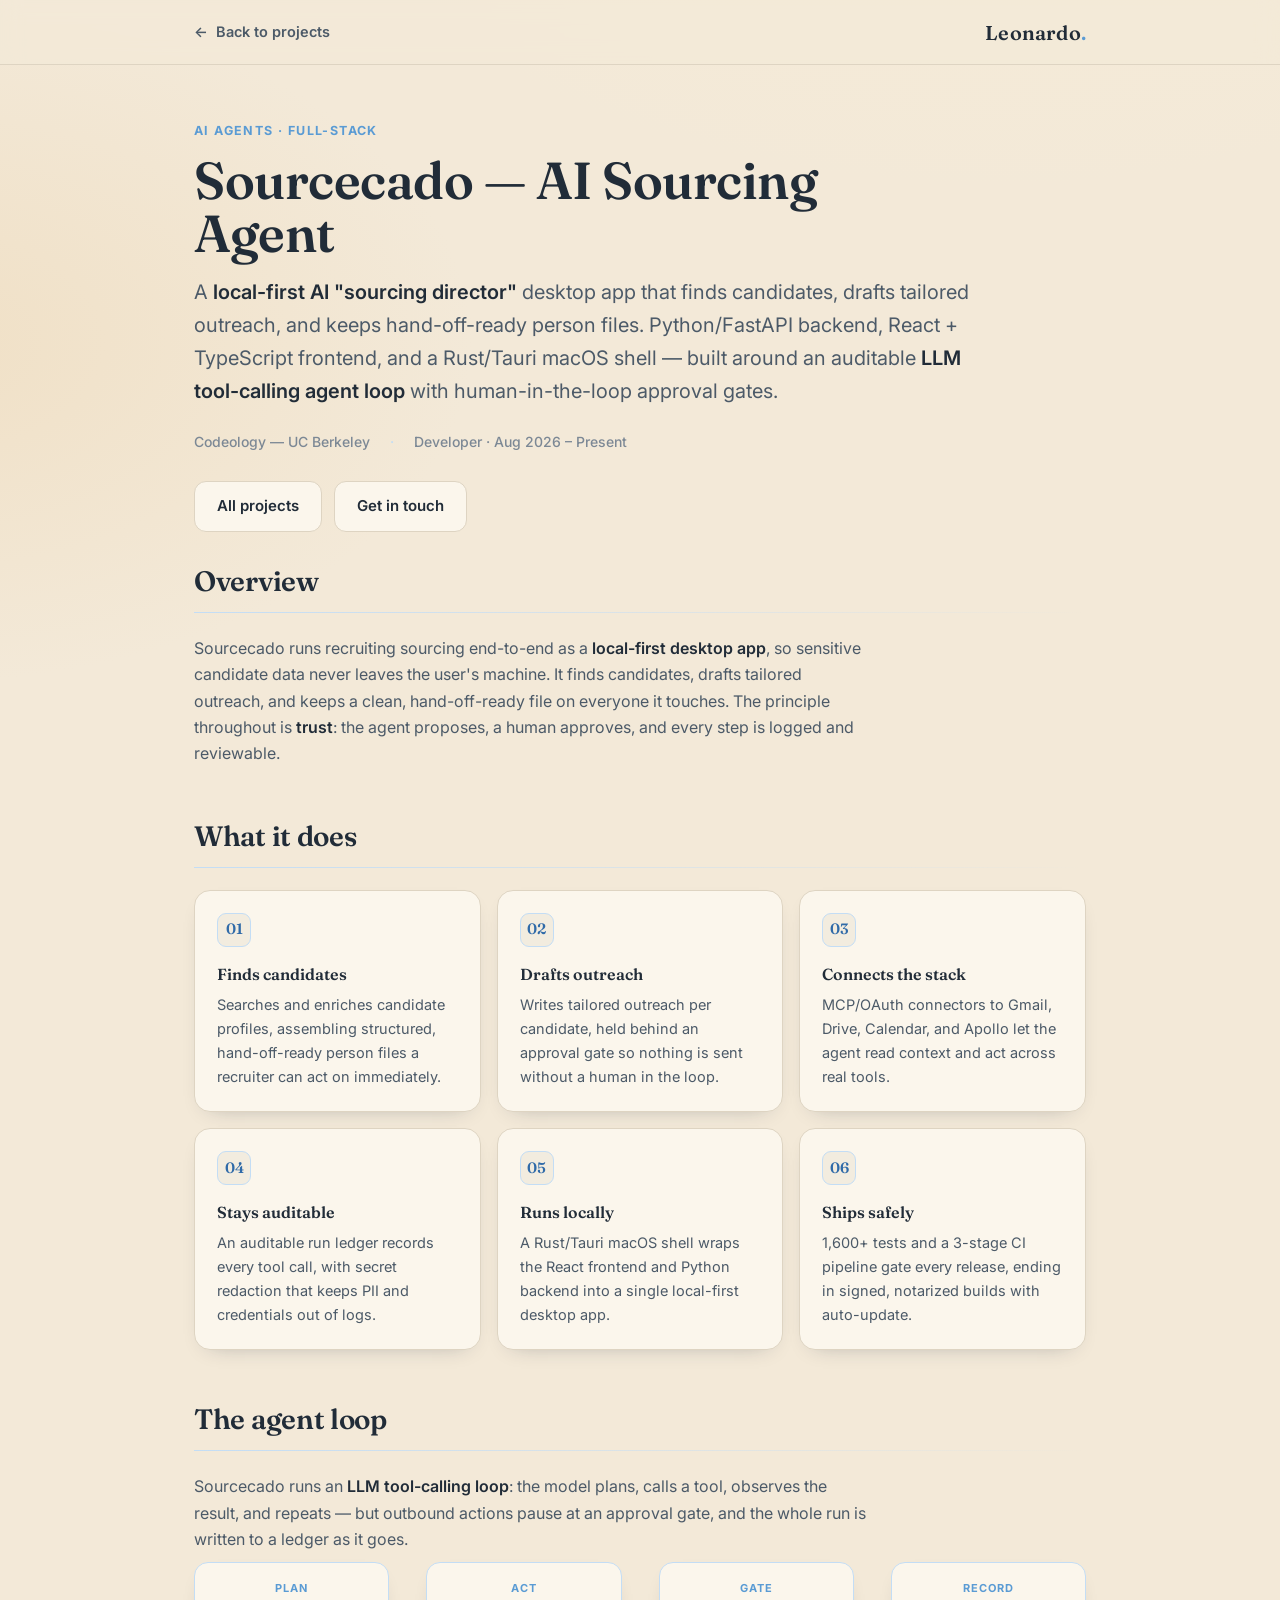
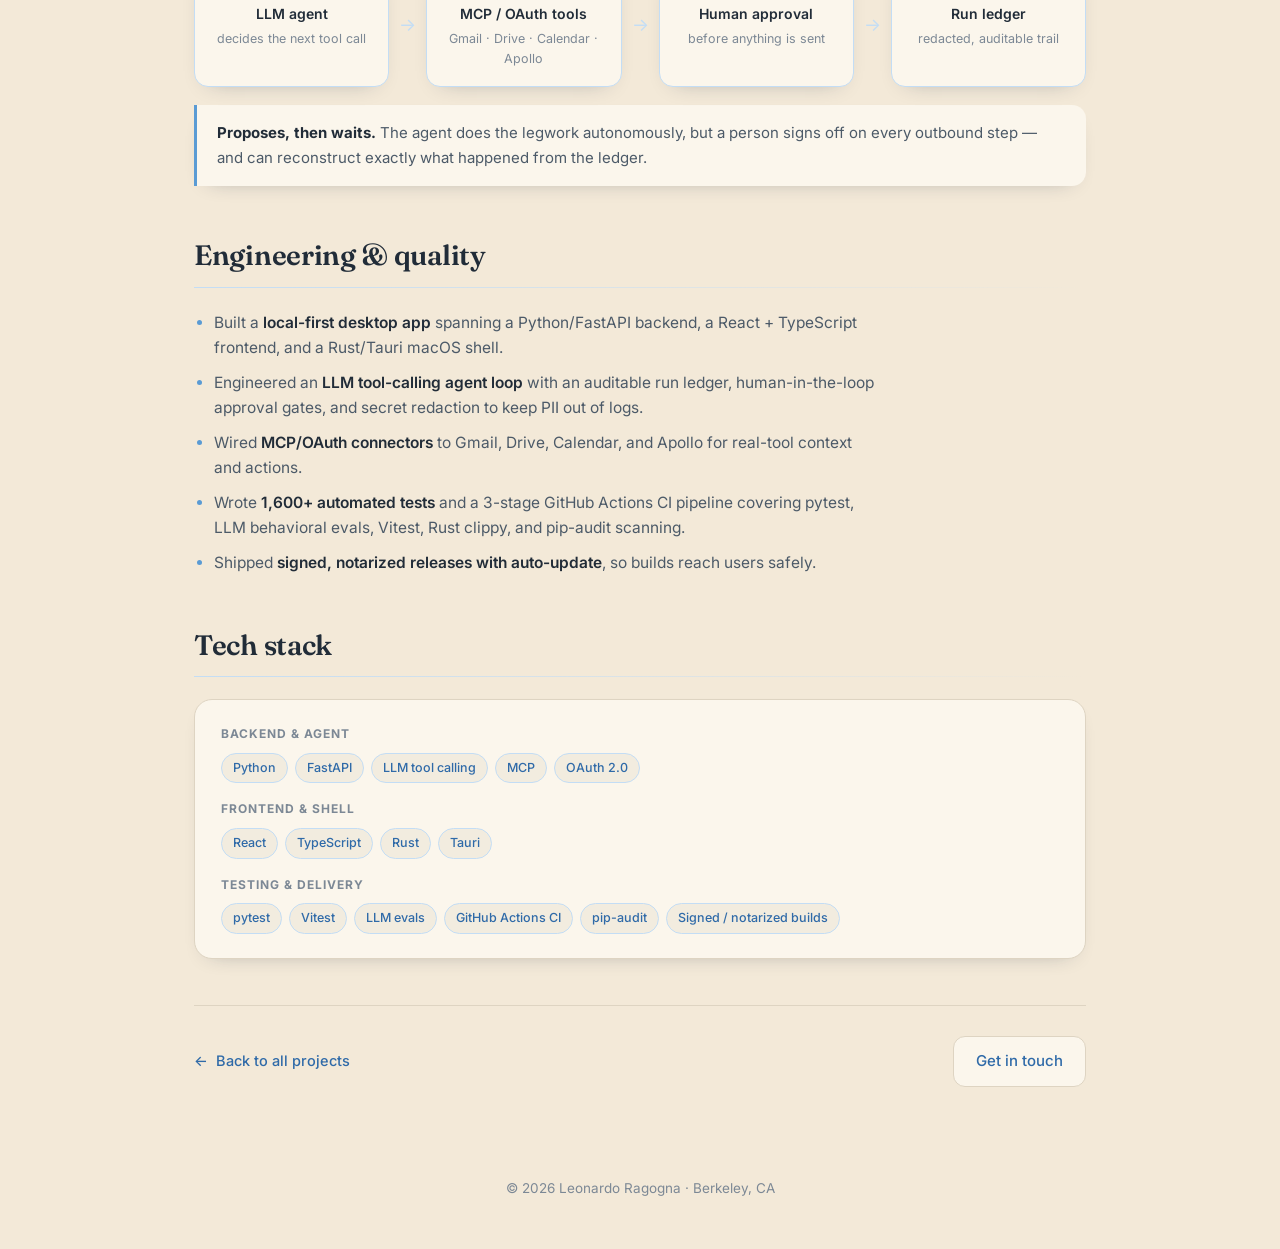
<file: projects/sourcecado.html>
<!DOCTYPE html>
<html lang="en">
<head>
  <meta charset="UTF-8" />
  <meta name="viewport" content="width=device-width, initial-scale=1" />
  <title>Sourcecado — AI Sourcing Agent · Leonardo Ragogna</title>
  <meta name="description" content="Sourcecado is a local-first AI 'sourcing director' desktop app that finds candidates, drafts tailored outreach, and maintains hand-off-ready person files — spanning a Python/FastAPI backend, a React + TypeScript frontend, and a Rust/Tauri macOS shell, with an auditable LLM agent loop and human-in-the-loop approval gates." />
  <link rel="preconnect" href="https://fonts.googleapis.com" />
  <link rel="preconnect" href="https://fonts.gstatic.com" crossorigin />
  <link href="https://fonts.googleapis.com/css2?family=Fraunces:opsz,wght@9..144,400;9..144,500;9..144,600;9..144,700&family=Inter:wght@400;500;600;700&display=swap" rel="stylesheet" />
  <link rel="stylesheet" href="../css/styles.css" />
  <link rel="stylesheet" href="../css/project.css" />
</head>
<body>

  <nav class="proj-nav">
    <div class="wrap">
      <a class="back-link" href="../index.html#projects"><span class="arrow">←</span> Back to projects</a>
      <div class="brand">Leonardo<span>.</span></div>
    </div>
  </nav>

  <main class="wrap">

    <header class="proj-hero">
      <div class="tag">AI Agents · Full-Stack</div>
      <h1>Sourcecado — AI Sourcing Agent</h1>
      <p class="proj-lead">
        A <strong>local-first AI "sourcing director"</strong> desktop app that finds candidates, drafts
        tailored outreach, and keeps hand-off-ready person files. Python/FastAPI backend, React + TypeScript
        frontend, and a Rust/Tauri macOS shell — built around an auditable
        <strong>LLM tool-calling agent loop</strong> with human-in-the-loop approval gates.
      </p>
      <div class="proj-meta">
        <span>Codeology — UC Berkeley</span>
        <span class="sep">·</span>
        <span>Developer · Aug 2026 – Present</span>
      </div>
      <div class="proj-actions">
        <a class="btn btn-ghost" href="../index.html#projects">All projects</a>
        <a class="btn btn-ghost" href="../index.html#contact">Get in touch</a>
      </div>
    </header>

    <div class="proj-body">

      <section>
        <h2>Overview</h2>
        <div class="sect-rule"></div>
        <p>
          Sourcecado runs recruiting sourcing end-to-end as a <strong>local-first desktop app</strong>, so
          sensitive candidate data never leaves the user's machine. It finds candidates, drafts tailored
          outreach, and keeps a clean, hand-off-ready file on everyone it touches. The principle throughout is
          <strong>trust</strong>: the agent proposes, a human approves, and every step is logged and reviewable.
        </p>
      </section>

      <section>
        <h2>What it does</h2>
        <div class="sect-rule"></div>
        <div class="feature-grid">
          <div class="feature">
            <div class="feature-ic">01</div>
            <h3>Finds candidates</h3>
            <p>Searches and enriches candidate profiles, assembling structured, hand-off-ready person files a recruiter can act on immediately.</p>
          </div>
          <div class="feature">
            <div class="feature-ic">02</div>
            <h3>Drafts outreach</h3>
            <p>Writes tailored outreach per candidate, held behind an approval gate so nothing is sent without a human in the loop.</p>
          </div>
          <div class="feature">
            <div class="feature-ic">03</div>
            <h3>Connects the stack</h3>
            <p>MCP/OAuth connectors to Gmail, Drive, Calendar, and Apollo let the agent read context and act across real tools.</p>
          </div>
          <div class="feature">
            <div class="feature-ic">04</div>
            <h3>Stays auditable</h3>
            <p>An auditable run ledger records every tool call, with secret redaction that keeps PII and credentials out of logs.</p>
          </div>
          <div class="feature">
            <div class="feature-ic">05</div>
            <h3>Runs locally</h3>
            <p>A Rust/Tauri macOS shell wraps the React frontend and Python backend into a single local-first desktop app.</p>
          </div>
          <div class="feature">
            <div class="feature-ic">06</div>
            <h3>Ships safely</h3>
            <p>1,600+ tests and a 3-stage CI pipeline gate every release, ending in signed, notarized builds with auto-update.</p>
          </div>
        </div>
      </section>

      <section>
        <h2>The agent loop</h2>
        <div class="sect-rule"></div>
        <p>
          Sourcecado runs an <strong>LLM tool-calling loop</strong>: the model plans, calls a tool,
          observes the result, and repeats — but outbound actions pause at an approval gate, and the whole
          run is written to a ledger as it goes.
        </p>
        <div class="flow">
          <div class="flow-step"><div class="fs-k">Plan</div><div class="fs-t">LLM agent</div><div class="fs-d">decides the next tool call</div></div>
          <div class="flow-arrow">→</div>
          <div class="flow-step"><div class="fs-k">Act</div><div class="fs-t">MCP / OAuth tools</div><div class="fs-d">Gmail · Drive · Calendar · Apollo</div></div>
          <div class="flow-arrow">→</div>
          <div class="flow-step"><div class="fs-k">Gate</div><div class="fs-t">Human approval</div><div class="fs-d">before anything is sent</div></div>
          <div class="flow-arrow">→</div>
          <div class="flow-step"><div class="fs-k">Record</div><div class="fs-t">Run ledger</div><div class="fs-d">redacted, auditable trail</div></div>
        </div>
        <div class="callout">
          <strong>Proposes, then waits.</strong> The agent does the legwork autonomously, but a person signs
          off on every outbound step — and can reconstruct exactly what happened from the ledger.
        </div>
      </section>

      <section>
        <h2>Engineering &amp; quality</h2>
        <div class="sect-rule"></div>
        <ul class="proj-list">
          <li>Built a <strong>local-first desktop app</strong> spanning a Python/FastAPI backend, a React + TypeScript frontend, and a Rust/Tauri macOS shell.</li>
          <li>Engineered an <strong>LLM tool-calling agent loop</strong> with an auditable run ledger, human-in-the-loop approval gates, and secret redaction to keep PII out of logs.</li>
          <li>Wired <strong>MCP/OAuth connectors</strong> to Gmail, Drive, Calendar, and Apollo for real-tool context and actions.</li>
          <li>Wrote <strong>1,600+ automated tests</strong> and a 3-stage GitHub Actions CI pipeline covering pytest, LLM behavioral evals, Vitest, Rust clippy, and pip-audit scanning.</li>
          <li>Shipped <strong>signed, notarized releases with auto-update</strong>, so builds reach users safely.</li>
        </ul>
      </section>

      <section>
        <h2>Tech stack</h2>
        <div class="sect-rule"></div>
        <div class="stack-block">
          <div class="stack-row">
            <div class="stack-label">Backend &amp; agent</div>
            <div class="chips">
              <span class="chip">Python</span>
              <span class="chip">FastAPI</span>
              <span class="chip">LLM tool calling</span>
              <span class="chip">MCP</span>
              <span class="chip">OAuth 2.0</span>
            </div>
          </div>
          <div class="stack-row">
            <div class="stack-label">Frontend &amp; shell</div>
            <div class="chips">
              <span class="chip">React</span>
              <span class="chip">TypeScript</span>
              <span class="chip">Rust</span>
              <span class="chip">Tauri</span>
            </div>
          </div>
          <div class="stack-row">
            <div class="stack-label">Testing &amp; delivery</div>
            <div class="chips">
              <span class="chip">pytest</span>
              <span class="chip">Vitest</span>
              <span class="chip">LLM evals</span>
              <span class="chip">GitHub Actions CI</span>
              <span class="chip">pip-audit</span>
              <span class="chip">Signed / notarized builds</span>
            </div>
          </div>
        </div>
      </section>

      <div class="proj-foot">
        <a class="back-link" href="../index.html#projects"><span class="arrow">←</span> Back to all projects</a>
        <a class="btn btn-ghost" href="../index.html#contact">Get in touch</a>
      </div>

    </div>
  </main>

  <footer>
    © 2026 Leonardo Ragogna · Berkeley, CA
  </footer>


  <script src="../js/cursor.js"></script>
</body>
</html>
</file>
<file: css/styles.css>
:root {
  /* Beige canvas with a soft baby-blue accent */
  --bg:            #f3e9d8;
  --bg-warm:       #efe1cb;
  --surface:       #fbf6ec;
  --surface-alt:   #f2ecdf;
  --ink:           #212c38;
  --ink-soft:      #4c5a68;
  --ink-faint:     #7c8895;
  --accent:        #5a9bd4;   /* baby blue */
  --accent-deep:   #2f6aa8;   /* readable blue for links */
  --accent-soft:   #c3ddf5;   /* light baby blue */
  --baby:          #8ec5ef;   /* button baby blue */
  --baby-deep:     #6ea8dc;
  --line:          #ded4c2;
  --shadow:        0 18px 40px -24px rgba(28, 42, 64, 0.42);
  --shadow-sm:     0 8px 22px -16px rgba(28, 42, 64, 0.45);
}

* { box-sizing: border-box; }

html { scroll-behavior: smooth; }

body {
  margin: 0;
  font-family: "Inter", system-ui, sans-serif;
  color: var(--ink);
  background:
    radial-gradient(1200px 700px at 78% -8%, #f7ecd7 0%, rgba(247,236,215,0) 60%),
    radial-gradient(1000px 620px at -6% 12%, #f0e0c6 0%, rgba(240,224,198,0) 55%),
    var(--bg);
  line-height: 1.65;
  -webkit-font-smoothing: antialiased;
}

a { color: var(--accent-deep); text-decoration: none; }
a:hover { color: var(--accent); }

.wrap {
  max-width: 940px;
  margin: 0 auto;
  padding: 0 24px;
}

/* ---------- Nav ---------- */
nav {
  position: sticky;
  top: 0;
  z-index: 20;
  backdrop-filter: blur(10px);
  background: rgba(243, 233, 216, 0.78);
  border-bottom: 1px solid var(--line);
}
nav .wrap {
  display: flex;
  align-items: center;
  justify-content: space-between;
  height: 64px;
}
.brand {
  font-family: "Fraunces", serif;
  font-weight: 600;
  font-size: 20px;
  letter-spacing: 0.2px;
  color: var(--ink);
}
.brand span { color: var(--accent); }
.nav-links { display: flex; gap: 26px; }
.nav-links a {
  font-size: 14.5px;
  font-weight: 500;
  color: var(--ink-soft);
}
.nav-links a:hover { color: var(--accent-deep); }
@media (max-width: 640px) { .nav-links { display: none; } }

/* ---------- Hero ---------- */
header { padding: 72px 0 40px; }
.hero {
  display: grid;
  grid-template-columns: 1.5fr auto;
  gap: 48px;
  align-items: center;
}
@media (max-width: 720px) {
  .hero { grid-template-columns: 1fr; gap: 32px; text-align: center; }
}

.hero-photo {
  justify-self: center;
  width: clamp(180px, 24vw, 255px);
  aspect-ratio: 1;
  border-radius: 50%;
  padding: 0;
  background: none;
  border: none;
  box-shadow: var(--shadow);
}
.hero-photo img {
  width: 100%;
  height: 100%;
  object-fit: cover;
  border-radius: 50%;
  display: block;
}
@media (max-width: 720px) {
  .hero-photo { order: -1; }
}

.badge {
  display: inline-flex;
  align-items: center;
  gap: 8px;
  background: var(--surface);
  border: 1px solid var(--accent-soft);
  color: var(--accent-deep);
  font-weight: 600;
  font-size: 13px;
  letter-spacing: 0.3px;
  padding: 7px 14px;
  border-radius: 999px;
  box-shadow: var(--shadow-sm);
}
.badge { text-decoration: none; transition: border-color .2s ease, box-shadow .2s ease, transform .2s ease; }
a.badge:hover { color: var(--accent-deep); border-color: var(--accent); box-shadow: var(--shadow-sm), 0 0 0 3px rgba(90,155,212,0.12); transform: translateY(-1px); }
.badge .dot {
  width: 8px; height: 8px; border-radius: 50%;
  background: var(--accent);
  box-shadow: 0 0 0 4px rgba(63, 109, 158, 0.20);
}

h1 {
  font-family: "Fraunces", serif;
  font-weight: 600;
  font-size: clamp(40px, 7vw, 66px);
  line-height: 1.02;
  margin: 20px 0 14px;
  letter-spacing: -0.5px;
  color: var(--ink);
}
.tagline {
  font-size: clamp(17px, 2.4vw, 20px);
  color: var(--ink-soft);
  max-width: 40ch;
  margin: 0 auto;
}
@media (min-width: 721px) { .tagline { margin: 0; } }

.hero-meta {
  display: flex;
  flex-wrap: wrap;
  gap: 8px 16px;
  margin-top: 16px;
  font-size: 14px;
  color: var(--ink-faint);
  font-weight: 500;
}
.hero-meta span { display: inline-flex; align-items: center; gap: 6px; }
.hero-meta .sep { color: var(--accent-soft); }
@media (max-width: 720px) { .hero-meta { justify-content: center; } }

.hero-cta {
  display: flex;
  gap: 14px;
  margin-top: 28px;
  flex-wrap: wrap;
}
@media (max-width: 720px) { .hero-cta { justify-content: center; } }

.btn {
  display: inline-flex;
  align-items: center;
  gap: 8px;
  font-weight: 600;
  font-size: 15px;
  padding: 12px 22px;
  border-radius: 12px;
  transition: transform .15s ease, box-shadow .15s ease;
}
.btn-primary {
  background: linear-gradient(180deg, var(--baby) 0%, var(--baby-deep) 100%);
  color: #14314e;
  box-shadow: var(--shadow);
}
.btn-primary:hover { transform: translateY(-2px); color: #0e2438; filter: brightness(1.04); }
.btn-ghost {
  background: var(--surface);
  color: var(--ink);
  border: 1px solid var(--line);
}
.btn-ghost:hover { transform: translateY(-2px); border-color: var(--accent-soft); }

/* ---------- Portrait ---------- */
.portrait {
  position: relative;
  width: 230px;
  height: 230px;
  justify-self: center;
}
.portrait::before {
  content: "";
  position: absolute;
  inset: -14px;
  border-radius: 50%;
  background: conic-gradient(from 140deg, var(--accent-soft), #eaf1f8, var(--accent-soft), #cbdcec, var(--accent-soft));
  filter: blur(2px);
  opacity: .9;
}
.portrait-frame,
.portrait .fallback {
  position: relative;
  width: 230px;
  height: 230px;
  border-radius: 50%;
  overflow: hidden;
  border: 5px solid var(--surface);
  box-shadow: var(--shadow);
  display: block;
}
.portrait-frame img {
  width: 100%;
  height: 100%;
  object-fit: cover;
  object-position: center top;
  transform: scale(1.32);
  transform-origin: center 18%;
  display: block;
}
.portrait .fallback {
  display: flex;
  align-items: center;
  justify-content: center;
  font-family: "Fraunces", serif;
  font-size: 74px;
  font-weight: 600;
  color: var(--accent-deep);
  background: radial-gradient(circle at 30% 25%, #eaf1f8, #c2d5e7);
  letter-spacing: 2px;
}

/* ---------- Sections ---------- */
section { padding: 50px 0; }
.section-head {
  display: flex;
  align-items: center;
  gap: 14px;
  margin-bottom: 34px;
}
.section-head h2 {
  font-family: "Fraunces", serif;
  font-weight: 600;
  font-size: clamp(26px, 4vw, 34px);
  margin: 0;
  color: var(--ink);
  letter-spacing: -0.3px;
}
.section-head .rule {
  flex: 1;
  height: 1px;
  background: linear-gradient(90deg, var(--line), rgba(227,211,186,0));
}
.kicker {
  font-size: 13px;
  font-weight: 700;
  letter-spacing: 2px;
  text-transform: uppercase;
  color: var(--accent);
}

/* ---------- About ---------- */
.about {
  background: var(--surface);
  border: 1px solid var(--line);
  border-radius: 20px;
  padding: 34px 36px;
  box-shadow: var(--shadow-sm);
  font-size: 17.5px;
  color: var(--ink-soft);
}
.about strong { color: var(--ink); font-weight: 600; }

.facts {
  display: grid;
  grid-template-columns: repeat(4, 1fr);
  gap: 16px;
  margin-top: 26px;
}
.facts.facts-3 { grid-template-columns: repeat(3, 1fr); }
@media (max-width: 640px) { .facts, .facts.facts-3 { grid-template-columns: repeat(2, 1fr); } }
.fact {
  background: var(--surface);
  border: 1px solid var(--line);
  border-radius: 16px;
  padding: 18px 16px;
  text-align: center;
  box-shadow: var(--shadow-sm);
}
.fact b {
  display: block;
  font-family: "Fraunces", serif;
  font-size: 28px;
  color: var(--accent-deep);
  line-height: 1.1;
}
.fact span { font-size: 13px; color: var(--ink-faint); }

/* ---------- Timeline ---------- */
.timeline { position: relative; }
.timeline::before {
  content: "";
  position: absolute;
  left: 9px;
  top: 6px;
  bottom: 6px;
  width: 2px;
  background: linear-gradient(180deg, var(--accent-soft), var(--line));
}
.job {
  position: relative;
  padding: 0 0 34px 42px;
}
.job::before {
  content: "";
  position: absolute;
  left: 2px;
  top: 6px;
  width: 16px; height: 16px;
  border-radius: 50%;
  background: var(--surface);
  border: 3px solid var(--accent);
  box-shadow: 0 0 0 4px rgba(63,109,158,.14);
}
.job-top {
  display: flex;
  justify-content: space-between;
  flex-wrap: wrap;
  gap: 4px 16px;
  align-items: baseline;
}
.job h3 {
  font-size: 19px;
  margin: 0;
  color: var(--ink);
  font-weight: 600;
}
.job .when {
  font-size: 13.5px;
  color: var(--ink-faint);
  font-weight: 500;
  white-space: nowrap;
}
.job .role {
  font-weight: 600;
  color: var(--accent-deep);
  font-size: 14.5px;
  margin: 2px 0 12px;
}
.job ul {
  margin: 0;
  padding-left: 18px;
  color: var(--ink-soft);
  font-size: 15.5px;
}
.job ul li { margin-bottom: 7px; }
.job ul li::marker { color: var(--accent-soft); }

/* Link to the leadership & service roles page */
.more-exp {
  position: relative;
  display: inline-flex;
  align-items: center;
  gap: 10px;
  margin: 2px 0 0 42px;
  padding: 10px 20px;
  font-family: "Inter", sans-serif;
  font-size: 14px;
  font-weight: 600;
  color: var(--accent-deep);
  background: var(--surface);
  border: 1px solid var(--accent-soft);
  border-radius: 999px;
  box-shadow: var(--shadow-sm);
  transition: transform .2s ease, border-color .2s ease, background .2s ease;
}
.more-exp:hover { transform: translateY(-2px); border-color: var(--accent); }
.more-exp .more-exp-ic {
  font-size: 16px;
  line-height: 1;
  transition: transform .25s ease;
}
.more-exp:hover .more-exp-ic { transform: translateX(4px); }
@media (prefers-reduced-motion: reduce) {
  .more-exp { transition: none; }
}

/* ---------- Projects ---------- */
.cards {
  display: grid;
  grid-template-columns: repeat(2, 1fr);
  gap: 20px;
  perspective: 1000px;      /* 3D depth for the tilt effect */
}
@media (max-width: 640px) { .cards { grid-template-columns: 1fr; } }
.card {
  position: relative;
  display: block;
  background: var(--surface);
  border: 1px solid var(--line);
  border-radius: 18px;
  padding: 26px;
  box-shadow: var(--shadow-sm);
  color: inherit;
  text-decoration: none;
  overflow: hidden;
  transform-style: preserve-3d;
  transition: transform .4s cubic-bezier(.22,1,.36,1), box-shadow .3s ease, border-color .3s ease;
  will-change: transform;
}
/* JS drives the rotation; this hover is the graceful fallback */
.card:hover { box-shadow: var(--shadow); border-color: var(--accent-soft); }
.card.is-tilting { transition: box-shadow .3s ease, border-color .3s ease; }
.card:focus-visible {
  outline: 3px solid var(--accent-soft);
  outline-offset: 3px;
}
/* Mouse-following sheen */
.card-glare {
  position: absolute;
  inset: 0;
  border-radius: inherit;
  pointer-events: none;
  opacity: 0;
  transition: opacity .3s ease;
  z-index: 1;
}
.card-inner {
  position: relative;
  display: block;
  z-index: 2;
  transform: translateZ(28px);   /* content floats above the card face */
}
.card .tag {
  font-size: 12px;
  font-weight: 700;
  letter-spacing: 1.2px;
  text-transform: uppercase;
  color: var(--accent);
}
.card h3 {
  font-family: "Fraunces", serif;
  font-weight: 600;
  font-size: 21px;
  margin: 8px 0 10px;
  color: var(--ink);
}
.card p { margin: 0 0 14px; color: var(--ink-soft); font-size: 15px; }
.card-cta {
  display: inline-flex;
  align-items: center;
  gap: 7px;
  margin-top: 16px;
  font-size: 13.5px;
  font-weight: 600;
  letter-spacing: .3px;
  color: var(--accent-deep);
}
.card-cta .arrow { transition: transform .25s ease; }
.card:hover .card-cta .arrow { transform: translateX(5px); }

/* Click-to-open: a couple of spins, then zoom + fade into the project page */
.card.spinning {
  animation: cardSpin 1.25s cubic-bezier(.55, 0, .45, 1) forwards;
  pointer-events: none;
  z-index: 5;
}
.card.spinning .card-glare { opacity: 0 !important; }
@keyframes cardSpin {
  0%   { transform: rotateY(0deg) scale(1);        opacity: 1; box-shadow: var(--shadow); }
  12%  { transform: rotateY(0deg) scale(1.05);     opacity: 1; box-shadow: var(--shadow); }
  70%  { transform: rotateY(720deg) scale(1.08);   opacity: 1; box-shadow: var(--shadow); }
  100% { transform: rotateY(900deg) scale(.62);    opacity: 0; box-shadow: var(--shadow); }
}

@media (prefers-reduced-motion: reduce) {
  .card { transition: box-shadow .2s ease, border-color .2s ease; transform: none !important; }
  .card-glare { display: none; }
  .card.spinning { animation: none; }
}

/* Same mouse-follow movement on the other card tiles across the page */
.fact[data-tilt],
.org-card[data-tilt],
.edu-card[data-tilt],
.skill-col[data-tilt] {
  transition: transform .4s cubic-bezier(.22, 1, .36, 1), box-shadow .3s ease, border-color .3s ease;
  will-change: transform;
}
.fact.is-tilting,
.org-card.is-tilting,
.edu-card.is-tilting,
.skill-col.is-tilting {
  transition: box-shadow .3s ease, border-color .3s ease;
}
@media (prefers-reduced-motion: reduce) {
  .fact[data-tilt],
  .org-card[data-tilt],
  .edu-card[data-tilt],
  .skill-col[data-tilt] { transform: none !important; }
}
.chips { display: flex; flex-wrap: wrap; gap: 7px; }
.chip {
  font-size: 12.5px;
  font-weight: 500;
  color: var(--accent-deep);
  background: var(--surface-alt);
  border: 1px solid var(--accent-soft);
  padding: 4px 11px;
  border-radius: 999px;
}

/* ---------- Skills ---------- */
.skill-grid {
  display: grid;
  grid-template-columns: repeat(auto-fit, minmax(200px, 1fr));
  gap: 20px;
}
@media (max-width: 720px) { .skill-grid { grid-template-columns: 1fr; } }
.skill-col {
  background: var(--surface);
  border: 1px solid var(--line);
  border-radius: 18px;
  padding: 24px;
  box-shadow: var(--shadow-sm);
}
.skill-col h4 {
  margin: 0 0 14px;
  font-size: 15px;
  color: var(--ink);
  display: flex; align-items: center; gap: 8px;
}
.skill-col h4 .ic {
  width: 26px; height: 26px; border-radius: 8px;
  background: var(--surface-alt);
  border: 1px solid var(--accent-soft);
  display: grid; place-items: center;
  font-size: 14px;
}
.skill-col .chips { gap: 8px; }
.langs { display: flex; flex-direction: column; gap: 12px; }
.lang-row { display: flex; justify-content: space-between; font-size: 15px; }
.lang-row span:first-child { color: var(--ink); font-weight: 500; }
.lang-row span:last-child { color: var(--ink-faint); font-size: 13px; }

/* ---------- Organizations ---------- */
.orgs {
  display: grid;
  grid-template-columns: repeat(3, 1fr);
  gap: 20px;
}
@media (max-width: 720px) { .orgs { grid-template-columns: 1fr; } }
.org-card {
  background: var(--surface);
  border: 1px solid var(--line);
  border-radius: 18px;
  padding: 24px;
  box-shadow: var(--shadow-sm);
  transition: transform .18s ease, box-shadow .18s ease;
}
.org-card:hover { transform: translateY(-4px); box-shadow: var(--shadow); }
.org-card .org-ic {
  width: 34px; height: 4px;
  border-radius: 999px;
  background: var(--accent);
  margin-bottom: 16px;
}
.org-card h3 {
  font-family: "Fraunces", serif;
  font-weight: 600;
  font-size: 19px;
  margin: 0 0 2px;
  color: var(--ink);
}
.org-card .org-role {
  font-size: 13px;
  font-weight: 600;
  color: var(--accent-deep);
  margin-bottom: 10px;
}
.org-card p { margin: 0; color: var(--ink-soft); font-size: 14.5px; }

/* ---------- Education strip ---------- */
.edu {
  display: grid;
  grid-template-columns: 1.3fr 1fr;
  gap: 20px;
}
@media (max-width: 720px) { .edu { grid-template-columns: 1fr; } }
.edu-card {
  background: linear-gradient(155deg, var(--surface) 0%, var(--surface-alt) 100%);
  border: 1px solid var(--line);
  border-radius: 18px;
  padding: 28px;
  box-shadow: var(--shadow-sm);
}
.edu-card h3 { font-family:"Fraunces",serif; margin: 0 0 4px; font-size: 22px; color: var(--ink); }
.edu-card .sub { color: var(--accent-deep); font-weight: 600; font-size: 15px; }
.edu-card .gpa {
  float: right;
  font-family: "Fraunces", serif;
  font-size: 20px;
  color: var(--accent-deep);
}
.award-list { margin: 16px 0 0; padding: 0; list-style: none; }
.award-list li {
  padding: 7px 0;
  border-top: 1px solid var(--line);
  font-size: 14.5px;
  color: var(--ink-soft);
}
.award-list li b { color: var(--ink); font-weight: 600; }

/* ---------- Contact ---------- */
.contact {
  text-align: center;
  background: var(--surface);
  border: 1px solid var(--line);
  border-radius: 24px;
  padding: 48px 30px;
  box-shadow: var(--shadow);
}
.contact h2 {
  font-family: "Fraunces", serif;
  font-size: clamp(28px, 5vw, 40px);
  margin: 0 0 10px;
  color: var(--ink);
}
.contact p { color: var(--ink-soft); margin: 0 auto 26px; max-width: 46ch; }
.contact-links { display: flex; gap: 14px; justify-content: center; flex-wrap: wrap; }

footer {
  text-align: center;
  padding: 40px 0 50px;
  color: var(--ink-faint);
  font-size: 13.5px;
}

/* ================= Robot boot-up intro ================= */
.intro {
  position: fixed;
  inset: 0;
  z-index: 100;
  display: grid;
  place-items: center;
  cursor: pointer;
  background:
    radial-gradient(900px 620px at 50% 34%, #f8eed9 0%, rgba(248,238,217,0) 62%),
    radial-gradient(700px 500px at 78% 8%, #eaf2fb 0%, rgba(234,242,251,0) 60%),
    var(--bg);
  transition: transform .95s cubic-bezier(.76,0,.24,1);
  will-change: transform;
}
.intro:focus-visible { outline: 3px solid var(--accent-soft); outline-offset: -6px; }
.intro.leaving { transform: translateY(-108%); }
body.intro-lock { overflow: hidden; }

.intro-inner { text-align: center; }

.intro-hint {
  margin: 34px 0 0;
  font-family: "Inter", sans-serif;
  font-size: 13px;
  font-weight: 600;
  letter-spacing: 2.5px;
  text-transform: uppercase;
  color: var(--ink-faint);
  animation: hintPulse 1.8s ease-in-out infinite;
}
.intro.booting .intro-hint { opacity: 0; transition: opacity .25s ease; }
@keyframes hintPulse { 0%,100% { opacity: .55; } 50% { opacity: 1; } }

/* ---- The robot ---- */
.bot {
  --steel:  #33475b;
  --steel2: #26384a;
  --panel:  #40566c;
  position: relative;
  width: 150px;
  height: 176px;
  margin: 0 auto;
  animation: botBob 2.6s ease-in-out infinite;
  transform-origin: 50% 90%;
}
.intro.booting .bot { animation: botLaunch 1.25s cubic-bezier(.34,1.56,.64,1) forwards; }

@keyframes botBob {
  0%,100% { transform: translateY(0); }
  50%     { transform: translateY(-9px); }
}
@keyframes botLaunch {
  0%   { transform: translateY(0) scale(1); }
  18%  { transform: translateY(9px) scale(1.05, .95); }   /* crouch */
  46%  { transform: translateY(-14px) scale(.97, 1.05); }  /* spring */
  100% { transform: translateY(-20px) scale(1); }
}

/* antenna */
.bot-antenna {
  position: absolute;
  top: -20px; left: 50%;
  width: 3px; height: 20px;
  background: var(--steel2);
  transform: translateX(-50%);
  border-radius: 3px;
}
.bot-antenna .tip {
  position: absolute;
  top: -7px; left: 50%;
  width: 12px; height: 12px;
  border-radius: 50%;
  transform: translateX(-50%);
  background: var(--baby);
  box-shadow: 0 0 10px 2px rgba(142,197,239,.8);
  animation: tipBlink 1.1s steps(1) infinite;
}
@keyframes tipBlink { 0%,55% { opacity: 1; } 56%,100% { opacity: .3; } }

/* head */
.bot-head {
  position: absolute;
  top: 0; left: 50%;
  transform: translateX(-50%);
  width: 118px; height: 80px;
  background: linear-gradient(160deg, var(--steel) 0%, var(--steel2) 100%);
  border-radius: 22px;
  box-shadow: inset 0 3px 0 rgba(255,255,255,.06), var(--shadow-sm);
}
.bot-eye {
  position: absolute;
  top: 26px;
  width: 26px; height: 26px;
  border-radius: 50%;
  background: radial-gradient(circle at 35% 30%, #eaf6ff, var(--baby) 55%, var(--baby-deep));
  box-shadow: 0 0 12px 2px rgba(142,197,239,.75);
  animation: eyeBlink 4s ease-in-out infinite;
}
.bot-eye.left  { left: 24px; }
.bot-eye.right { right: 24px; }
@keyframes eyeBlink {
  0%,92%,100% { transform: scaleY(1); }
  95%         { transform: scaleY(.12); }
}
.intro.booting .bot-eye {
  animation: eyeBoot .5s ease-in-out;
  background: radial-gradient(circle at 35% 30%, #ffffff, #b9e0ff 50%, var(--baby-deep));
  box-shadow: 0 0 18px 5px rgba(142,197,239,.95);
}
@keyframes eyeBoot { 0%,100% { transform: scale(1); } 50% { transform: scale(1.25); } }
.bot-mouth {
  position: absolute;
  bottom: 12px; left: 50%;
  transform: translateX(-50%);
  width: 44px; height: 6px;
  border-radius: 4px;
  background: repeating-linear-gradient(90deg, var(--panel) 0 5px, transparent 5px 9px);
  opacity: .9;
}

.bot-neck {
  position: absolute;
  top: 80px; left: 50%;
  transform: translateX(-50%);
  width: 16px; height: 12px;
  background: var(--steel2);
}

/* body */
.bot-body {
  position: absolute;
  top: 90px; left: 50%;
  transform: translateX(-50%);
  width: 104px; height: 66px;
  background: linear-gradient(160deg, var(--steel) 0%, var(--steel2) 100%);
  border-radius: 18px;
  box-shadow: inset 0 3px 0 rgba(255,255,255,.06), var(--shadow-sm);
}
.bot-chest {
  position: absolute;
  top: 14px; left: 50%;
  transform: translateX(-50%);
  width: 46px; height: 30px;
  border-radius: 8px;
  background: var(--steel2);
  border: 2px solid var(--baby-deep);
  box-shadow: 0 0 8px rgba(142,197,239,.4) inset;
}
.bot-chest::after {
  content: "";
  position: absolute;
  inset: 6px;
  border-radius: 4px;
  background: linear-gradient(180deg, var(--baby), var(--baby-deep));
  opacity: .85;
}
.bot-arm {
  position: absolute;
  top: 8px;
  width: 12px; height: 44px;
  border-radius: 8px;
  background: linear-gradient(180deg, var(--panel), var(--steel2));
  transform-origin: 50% 6px;
}
.bot-arm.left  { left: -16px; }
.bot-arm.right { right: -16px; animation: armIdle 2.6s ease-in-out infinite; }
@keyframes armIdle { 0%,100% { transform: rotate(4deg); } 50% { transform: rotate(-6deg); } }
.intro.booting .bot-arm.right { animation: wave .5s ease-in-out 3; }
@keyframes wave { 0%,100% { transform: rotate(8deg); } 50% { transform: rotate(-42deg); } }

/* wheels */
.bot-wheels {
  position: absolute;
  bottom: 0; left: 50%;
  transform: translateX(-50%);
  display: flex; gap: 34px;
}
.bot-wheels span {
  width: 26px; height: 26px;
  border-radius: 50%;
  background: var(--steel2);
  border: 4px solid var(--panel);
}
.bot-wheels span::after {
  content: "";
  display: block;
  width: 6px; height: 6px;
  margin: 4px auto;
  border-radius: 50%;
  background: var(--baby);
}
.intro.booting .bot-wheels span { animation: roll .5s linear infinite; }
@keyframes roll { to { transform: rotate(360deg); } }

.bot-shadow {
  position: absolute;
  bottom: -14px; left: 50%;
  transform: translateX(-50%);
  width: 120px; height: 16px;
  border-radius: 50%;
  background: radial-gradient(ellipse, rgba(28,42,64,.22), transparent 70%);
  animation: shadowBob 2.6s ease-in-out infinite;
}
@keyframes shadowBob { 0%,100% { transform: translateX(-50%) scale(1); opacity: .8; } 50% { transform: translateX(-50%) scale(.82); opacity: .5; } }

@media (prefers-reduced-motion: reduce) {
  .bot, .bot-arm.right, .bot-shadow, .intro-hint,
  .bot-antenna .tip, .bot-eye { animation: none !important; }
  .intro { transition: opacity .3s ease; }
}

/* ================= Custom circle cursor ================= */
.cursor-ring,
.cursor-dot {
  position: fixed;
  top: 0;
  left: 0;
  border-radius: 50%;
  pointer-events: none;
  z-index: 9999;
  opacity: 0;
  will-change: transform;
}
.cursor-ring {
  width: 26px;
  height: 26px;
  margin: -13px 0 0 -13px;
  border: 1.5px solid rgba(47, 106, 168, .55);   /* --accent-deep, soft */
  transition: opacity .3s ease, width .25s ease, height .25s ease,
              margin .25s ease, background-color .25s ease, border-color .25s ease;
}
.cursor-dot {
  width: 6px;
  height: 6px;
  margin: -3px 0 0 -3px;
  background: var(--accent-deep);
  transition: opacity .25s ease, width .18s ease, height .18s ease, margin .18s ease;
}

/* Reveal once the pointer is on the page */
body.cursor-active .cursor-ring,
body.cursor-active .cursor-dot { opacity: 1; }

/* Grow the ring a little over interactive elements */
body.cursor-hover .cursor-ring {
  width: 44px;
  height: 44px;
  margin: -22px 0 0 -22px;
  background-color: rgba(90, 155, 212, .10);
  border-color: rgba(47, 106, 168, .8);
}
body.cursor-hover .cursor-dot {
  width: 0;
  height: 0;
  margin: 0;
}

/* Pressed state — a quick squeeze */
body.cursor-down .cursor-ring {
  width: 20px;
  height: 20px;
  margin: -10px 0 0 -10px;
}

/* Hide the native cursor only while the custom one is active on a real pointer */
@media (hover: hover) and (pointer: fine) {
  body.cursor-active,
  body.cursor-active a,
  body.cursor-active button,
  body.cursor-active .card,
  body.cursor-active [role="button"] { cursor: none; }
  /* keep a usable caret in text fields */
  body.cursor-active input,
  body.cursor-active textarea { cursor: auto; }
}

@media (prefers-reduced-motion: reduce) {
  .cursor-ring { transition: opacity .3s ease; }
}
</file>
<file: css/project.css>
/* ================= Project detail pages ================= */

.proj-nav .wrap {
  display: flex;
  align-items: center;
  justify-content: space-between;
  height: 64px;
}
.back-link {
  display: inline-flex;
  align-items: center;
  gap: 8px;
  font-size: 14.5px;
  font-weight: 600;
  color: var(--ink-soft);
}
.back-link:hover { color: var(--accent-deep); }
.back-link .arrow { transition: transform .25s ease; }
.back-link:hover .arrow { transform: translateX(-4px); }

/* ---------- Project hero ---------- */
.proj-hero { padding: 56px 0 26px; }
.proj-hero .tag {
  font-size: 12.5px;
  font-weight: 700;
  letter-spacing: 1.4px;
  text-transform: uppercase;
  color: var(--accent);
}
.proj-hero h1 {
  font-size: clamp(32px, 6vw, 52px);
  margin: 12px 0 16px;
  max-width: 20ch;
}
.proj-lead {
  font-size: clamp(17px, 2.3vw, 20px);
  color: var(--ink-soft);
  max-width: 60ch;
  margin: 0;
}
.proj-lead strong { color: var(--ink); font-weight: 600; }

.proj-meta {
  display: flex;
  flex-wrap: wrap;
  gap: 10px 20px;
  margin-top: 22px;
  font-size: 14px;
  color: var(--ink-faint);
  font-weight: 500;
}
.proj-meta span { display: inline-flex; align-items: center; gap: 7px; }
.proj-meta .sep { color: var(--accent-soft); }

.proj-actions {
  display: flex;
  gap: 12px;
  flex-wrap: wrap;
  margin-top: 28px;
}

/* ---------- Body ---------- */
.proj-body { padding-bottom: 40px; }
.proj-body section {
  padding: 0;
  margin-bottom: 46px;
}
.proj-body h2 {
  font-family: "Fraunces", serif;
  font-weight: 600;
  font-size: clamp(22px, 3.4vw, 28px);
  color: var(--ink);
  margin: 0 0 8px;
  letter-spacing: -0.3px;
}
.proj-body h2 .num {
  color: var(--accent);
  font-size: 0.7em;
  margin-right: 10px;
  vertical-align: 2px;
}
.proj-body h3 {
  font-family: "Fraunces", serif;
  font-weight: 600;
  font-size: 18px;
  color: var(--ink);
  margin: 22px 0 6px;
}
.proj-body p {
  color: var(--ink-soft);
  font-size: 16px;
  margin: 10px 0;
  max-width: 68ch;
}
.proj-body p strong { color: var(--ink); font-weight: 600; }
.proj-body a { color: var(--accent-deep); font-weight: 500; }
.proj-body a:hover { color: var(--accent); }

.sect-rule {
  height: 1px;
  background: linear-gradient(90deg, var(--accent-soft), rgba(227,211,186,0));
  margin: 0 0 22px;
}

/* Bulleted feature lists */
.proj-list {
  margin: 12px 0;
  padding-left: 20px;
  color: var(--ink-soft);
  font-size: 15.5px;
  max-width: 68ch;
}
.proj-list li { margin-bottom: 9px; }
.proj-list li::marker { color: var(--accent); }
.proj-list li strong { color: var(--ink); font-weight: 600; }

/* Highlight / stat tiles */
.stat-grid {
  display: grid;
  grid-template-columns: repeat(auto-fit, minmax(150px, 1fr));
  gap: 16px;
  margin: 6px 0 4px;
}
.stat {
  background: linear-gradient(155deg, var(--surface) 0%, var(--surface-alt) 100%);
  border: 1px solid var(--line);
  border-radius: 16px;
  padding: 20px;
  box-shadow: var(--shadow-sm);
}
.stat b {
  display: block;
  font-family: "Fraunces", serif;
  font-size: 26px;
  color: var(--accent-deep);
  line-height: 1.1;
  margin-bottom: 4px;
}
.stat span { font-size: 13.5px; color: var(--ink-faint); }

/* Domain / feature cards */
.feature-grid {
  display: grid;
  grid-template-columns: repeat(auto-fit, minmax(230px, 1fr));
  gap: 16px;
  margin: 6px 0;
}
.feature {
  background: var(--surface);
  border: 1px solid var(--line);
  border-radius: 16px;
  padding: 22px;
  box-shadow: var(--shadow-sm);
}
.feature .feature-ic {
  width: 34px; height: 34px;
  border-radius: 9px;
  display: grid; place-items: center;
  font-family: "Fraunces", serif;
  font-weight: 600;
  font-size: 15px;
  color: var(--accent-deep);
  background: var(--surface-alt);
  border: 1px solid var(--accent-soft);
  margin-bottom: 14px;
}
.feature h3 { margin: 0 0 6px; font-size: 16px; }
.feature p { margin: 0; font-size: 14.5px; }

/* Flow / architecture strip */
.flow {
  display: flex;
  flex-wrap: wrap;
  align-items: stretch;
  gap: 10px;
  margin: 10px 0;
}
.flow-step {
  flex: 1 1 130px;
  background: var(--surface);
  border: 1px solid var(--accent-soft);
  border-radius: 14px;
  padding: 16px 14px;
  text-align: center;
  box-shadow: var(--shadow-sm);
}
.flow-step .fs-k {
  font-size: 11px;
  font-weight: 700;
  letter-spacing: 1px;
  text-transform: uppercase;
  color: var(--accent);
}
.flow-step .fs-t { font-size: 14px; color: var(--ink); font-weight: 600; margin-top: 4px; }
.flow-step .fs-d { font-size: 12.5px; color: var(--ink-faint); margin-top: 4px; }
.flow-arrow { display: grid; place-items: center; color: var(--accent-soft); font-size: 18px; }
@media (max-width: 640px) {
  .flow { flex-direction: column; }
  .flow-arrow { transform: rotate(90deg); }
}

/* Tech stack chips block */
.stack-block {
  background: var(--surface);
  border: 1px solid var(--line);
  border-radius: 18px;
  padding: 24px 26px;
  box-shadow: var(--shadow-sm);
}
.stack-row { margin-bottom: 16px; }
.stack-row:last-child { margin-bottom: 0; }
.stack-row .stack-label {
  font-size: 12px;
  font-weight: 700;
  letter-spacing: 1px;
  text-transform: uppercase;
  color: var(--ink-faint);
  margin-bottom: 9px;
}

/* Callout */
.callout {
  border-left: 3px solid var(--accent);
  background: var(--surface);
  border-radius: 0 14px 14px 0;
  padding: 16px 20px;
  margin: 18px 0;
  color: var(--ink-soft);
  font-size: 15px;
  box-shadow: var(--shadow-sm);
}
.callout strong { color: var(--ink); }

/* ================= Click-through gallery ================= */
.proj-gallery { margin-bottom: 46px; }
.gintro {
  color: var(--ink-soft);
  font-size: 16px;
  max-width: 68ch;
  margin: 10px 0 20px;
}
.gintro strong { color: var(--ink); font-weight: 600; }

.gallery {
  position: relative;
  display: grid;
  grid-template-columns: auto 1fr auto;
  align-items: center;
  gap: 12px;
  outline: none;
}
.gallery:focus-visible { outline: none; }

/* Prev / next controls */
.gbtn {
  flex: none;
  width: 44px;
  height: 44px;
  border-radius: 50%;
  border: 1px solid var(--accent-soft);
  background: var(--surface);
  color: var(--accent-deep);
  font-size: 19px;
  line-height: 1;
  cursor: pointer;
  display: grid;
  place-items: center;
  box-shadow: var(--shadow-sm);
  transition: transform .2s ease, background .2s ease, opacity .2s ease, border-color .2s ease;
}
.gbtn:hover:not(:disabled) {
  transform: scale(1.08);
  background: var(--baby);
  border-color: var(--baby-deep);
  color: #fff;
}
.gbtn:disabled { opacity: .32; cursor: default; }

/* Viewport clips to a single slide; track slides horizontally */
.gviewport {
  overflow: hidden;
  border-radius: 18px;
  border: 1px solid var(--line);
  background: var(--surface);
  box-shadow: var(--shadow-sm);
}
.gtrack {
  display: flex;
  transition: transform .5s cubic-bezier(.22,.61,.36,1);
  will-change: transform;
}
.gslide {
  flex: 0 0 100%;
  min-width: 100%;
  margin: 0;
}

/* Media area — image sits on top of a themed placeholder */
.gmedia {
  position: relative;
  aspect-ratio: 4 / 3;
  overflow: hidden;
  background: linear-gradient(150deg, var(--surface-alt) 0%, var(--surface) 100%);
  border-bottom: 1px solid var(--line);
}
.gmedia img {
  position: absolute;
  inset: 0;
  z-index: 2;
  width: 100%;
  height: 100%;
  /* Letterbox the full image on a dark mat rather than cropping it — tall or
     wide shots get black space instead of being cut off by the 16:10 frame. */
  object-fit: contain;
  background: #0d1520;
  opacity: 0;
  transition: opacity .4s ease;
}
.gmedia img.is-loaded { opacity: 1; }
/* Once the real image has loaded, drop the placeholder behind it. */
.gmedia img.is-loaded ~ .gph { opacity: 0; }

/* Video slides sit in the same frame on a dark mat; portrait clips are
   letterboxed rather than cropped, landscape clips fill edge to edge. */
.gmedia video {
  position: absolute;
  inset: 0;
  z-index: 2;
  width: 100%;
  height: 100%;
  object-fit: contain;
  background: #0d1520;
}

/* Themed placeholder — a soft mock frame with an icon + label */
.gph {
  position: absolute;
  inset: 0;
  z-index: 1;
  display: grid;
  place-items: center;
  padding: 22px;
  transition: opacity .4s ease;
  background:
    radial-gradient(420px 300px at 78% -10%, rgba(142,197,239,.28), transparent 60%),
    radial-gradient(360px 260px at 8% 108%, rgba(195,221,245,.35), transparent 55%);
}
.gph-frame {
  width: min(78%, 340px);
  border-radius: 14px;
  border: 1px solid var(--accent-soft);
  background: rgba(251, 246, 236, .78);
  box-shadow: var(--shadow-sm);
  padding: 12px 12px 20px;
  text-align: center;
}
.gph-dots {
  display: flex;
  gap: 6px;
  margin-bottom: 18px;
}
.gph-dots i {
  width: 9px; height: 9px;
  border-radius: 50%;
  background: var(--accent-soft);
}
.gph-dots i:nth-child(1) { background: #e6b7a9; }
.gph-dots i:nth-child(2) { background: #e8d4a2; }
.gph-dots i:nth-child(3) { background: #a9d0b0; }
.gph-art {
  font-size: 40px;
  line-height: 1;
  margin: 6px 0 14px;
}
.gph-tag {
  display: inline-block;
  font-size: 11.5px;
  font-weight: 700;
  letter-spacing: 1px;
  text-transform: uppercase;
  color: var(--accent-deep);
  background: var(--surface);
  border: 1px solid var(--accent-soft);
  border-radius: 999px;
  padding: 5px 12px;
}

/* Caption below the media */
.gslide figcaption {
  padding: 16px 20px 20px;
  color: var(--ink-soft);
  font-size: 15px;
  line-height: 1.6;
}
.gslide figcaption strong { color: var(--ink); font-weight: 600; }
.gcap-k {
  display: inline-block;
  font-family: "Fraunces", serif;
  font-weight: 600;
  color: var(--accent);
  margin-right: 10px;
}

/* Footer: dots + counter */
.gfoot {
  grid-column: 2 / 3;
  display: flex;
  align-items: center;
  justify-content: space-between;
  gap: 14px;
  margin-top: 14px;
}
.gdots { display: flex; gap: 9px; }
.gdot {
  width: 9px; height: 9px;
  border-radius: 50%;
  border: none;
  padding: 0;
  cursor: pointer;
  background: var(--line);
  transition: transform .2s ease, background .2s ease;
}
.gdot:hover { background: var(--accent-soft); }
.gdot.is-active {
  background: var(--accent);
  transform: scale(1.35);
}
.gcount {
  font-size: 13px;
  color: var(--ink-faint);
  font-variant-numeric: tabular-nums;
  font-weight: 500;
}
.gcount .gnow { color: var(--accent-deep); font-weight: 700; }

@media (max-width: 640px) {
  .gallery { grid-template-columns: 1fr; }
  .gbtn {
    position: absolute;
    top: 32%;
    z-index: 2;
    width: 38px; height: 38px;
    background: rgba(251, 246, 236, .9);
  }
  .gprev { left: 8px; }
  .gnext { right: 8px; }
  .gviewport { grid-column: 1 / -1; grid-row: 1; }
  .gfoot { grid-column: 1 / -1; justify-content: center; gap: 20px; }
}

@media (prefers-reduced-motion: reduce) {
  .gtrack { transition: none; }
  .gmedia img { transition: none; }
}

/* Bottom nav between projects */
.proj-foot {
  display: flex;
  justify-content: space-between;
  gap: 14px;
  flex-wrap: wrap;
  align-items: center;
  border-top: 1px solid var(--line);
  padding: 30px 0 10px;
}

/* ================= Leadership & service (vertical timeline of roles) ================= */
/* Each role is a full entry — title, slides, write-up — stacked down the page and
   connected by a single blue line with a dot per role (like the home-page timeline). */
.lead-timeline {
  position: relative;
  margin-top: 12px;
}
.lead-timeline::before {
  content: "";
  position: absolute;
  left: 9px;
  top: 8px;
  bottom: 8px;
  width: 2px;
  background: linear-gradient(180deg, var(--accent), var(--accent-soft));
}
.lead-role {
  position: relative;
  padding: 0 0 60px 48px;
}
.lead-role:last-child { padding-bottom: 8px; }
.lead-role::before {
  content: "";
  position: absolute;
  left: 1px;
  top: 4px;
  width: 18px; height: 18px;
  border-radius: 50%;
  background: var(--surface);
  border: 3px solid var(--accent);
  box-shadow: 0 0 0 4px rgba(63,109,158,.14);
}
.lead-role .tag {
  font-size: 12.5px;
  font-weight: 700;
  letter-spacing: 1.4px;
  text-transform: uppercase;
  color: var(--accent);
}
.lead-title {
  font-family: "Fraunces", serif;
  font-weight: 600;
  font-size: clamp(24px, 3.6vw, 32px);
  color: var(--ink);
  margin: 10px 0 14px;
  letter-spacing: -0.3px;
}
.lead-role .proj-meta { margin-top: 0; margin-bottom: 24px; }
.lead-role .proj-gallery { margin-bottom: 32px; }

@media (max-width: 640px) {
  .lead-role { padding-left: 32px; }
}
</file>
